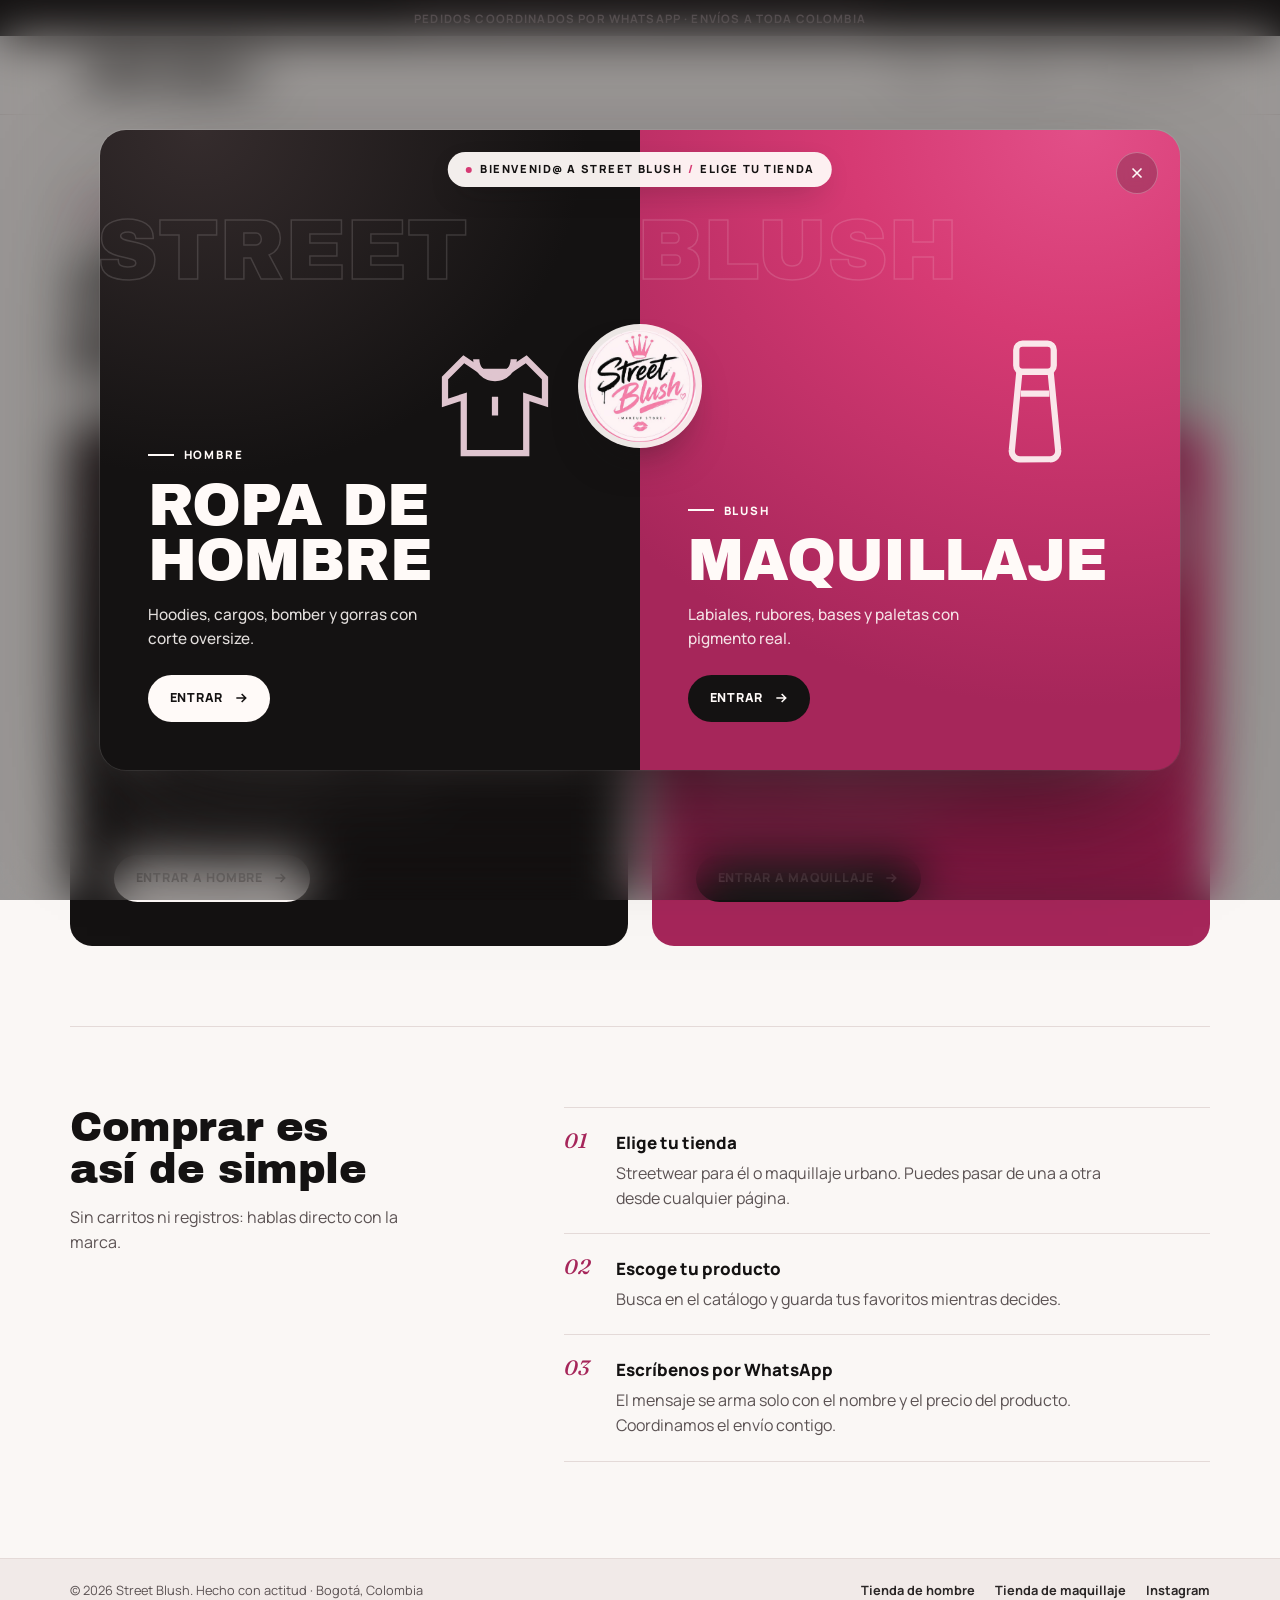
<file: index.html>
<!DOCTYPE html>
<html lang="es" class="welcome-open">
<head>
<meta charset="utf-8">
<title>Street Blush</title>
<meta name="viewport" content="width=device-width, initial-scale=1, viewport-fit=cover">
<meta name="description" content="Street Blush: ropa de hombre con corte streetwear y maquillaje urbano en una sola marca. Pedidos por WhatsApp y envíos a toda Colombia.">
<meta name="theme-color" content="#141212">
<meta property="og:type" content="website">
<meta property="og:title" content="Street Blush">
<meta property="og:description" content="Street Blush: ropa de hombre con corte streetwear y maquillaje urbano en una sola marca. Pedidos por WhatsApp y envíos a toda Colombia.">
<link rel="icon" href="data:image/svg+xml,%3Csvg%20xmlns='http://www.w3.org/2000/svg'%20viewBox='0%200%2064%2064'%3E%3Crect%20width='64'%20height='64'%20rx='16'%20fill='%23141212'/%3E%3Ctext%20x='32'%20y='42'%20text-anchor='middle'%20font-family='Arial%20Black,Arial,sans-serif'%20font-weight='900'%20font-size='27'%20fill='%23d63a73'%3ESB%3C/text%3E%3C/svg%3E">
<link rel="preconnect" href="https://fonts.googleapis.com">
<link rel="preconnect" href="https://fonts.gstatic.com" crossorigin>
<link rel="stylesheet" href="https://fonts.googleapis.com/css2?family=Archivo+Black&family=Fraunces:ital,wght@0,600;1,500&family=Manrope:wght@400;500;600;700;800&display=swap">
<link rel="stylesheet" href="css/global.css?v=20260914c">
<link rel="stylesheet" href="css/componentes.css?v=20260915c">
</head>
<body>

<div class="home-view" inert>
  <a class="skip-link" href="#main">Saltar al contenido</a>
  <div class="utility"><p>Pedidos coordinados por WhatsApp · Envíos a toda Colombia</p></div>

  <header class="top">
    <div class="wrap top-inner">
      <a href="index.html" aria-label="Street Blush, inicio"><span class="brand-logo" role="img" aria-label="Street Blush"></span></a>
      <nav class="top-nav" aria-label="Tiendas">
        <a href="hombre/index.html">Hombre</a>
        <a href="mujer/index.html">Maquillaje</a>
        <a class="hide-sm" href="https://instagram.com/streetblush" target="_blank" rel="noopener">@streetblush</a>
      </nav>
    </div>
  </header>

  <main id="main" class="wrap" tabindex="-1">
    <section class="intro" aria-labelledby="introTitle">
      <div>
        <p class="eyebrow">Una marca, dos tiendas.</p>
        <h1 id="introTitle">¿Qué vienes a buscar hoy?</h1>
      </div>
      <p class="intro-sub">Street Blush tiene una tienda de streetwear para él y una de maquillaje urbano. Elige por dónde empezar: puedes cambiar de tienda cuando quieras.</p>
    </section>

    <section class="doors" aria-label="Elegir tienda">
      <a class="door door-men" href="hombre/index.html">
        <span class="door-word" aria-hidden="true">STREET</span>
        <span class="door-art" aria-hidden="true">
          <svg viewBox="0 0 24 24" fill="none" stroke="currentColor" stroke-width="1.1"><path d="M7 5 4 8v4l3-1v9h10v-9l3 1V8l-3-3-3 2h-4Z"/><path d="M9 5a3 3 0 0 0 6 0"/></svg>
        </span>
        <span class="door-label">Ropa de hombre</span>
        <h2 class="door-title">Streetwear</h2>
        <p class="door-text">Hoodies, cargos, bomber y gorras con corte oversize, para el diario de él.</p>
        <span class="door-cta">Entrar a Hombre <svg viewBox="0 0 24 24" fill="none" stroke="currentColor" stroke-width="2.4" aria-hidden="true"><path d="M5 12h14M13 6l6 6-6 6"/></svg></span>
      </a>
      <a class="door door-women" href="mujer/index.html">
        <span class="door-word" aria-hidden="true">BLUSH</span>
        <span class="door-art door-emblem" aria-hidden="true"></span>
        <span class="door-label">Blush · Maquillaje</span>
        <h2 class="door-title">Maquillaje</h2>
        <p class="door-text">Labiales, rubores, bases y paletas con pigmento real y larga duración.</p>
        <span class="door-cta">Entrar a Maquillaje <svg viewBox="0 0 24 24" fill="none" stroke="currentColor" stroke-width="2.4" aria-hidden="true"><path d="M5 12h14M13 6l6 6-6 6"/></svg></span>
      </a>
    </section>

    <section class="steps" aria-labelledby="stepsTitle">
      <div>
        <h2 class="steps-title" id="stepsTitle">Comprar es así de simple</h2>
        <p class="steps-intro">Sin carritos ni registros: hablas directo con la marca.</p>
      </div>
      <ol class="steps-list">
        <li>
          <span class="step-num" aria-hidden="true">01</span>
          <h3>Elige tu tienda</h3>
          <p>Streetwear para él o maquillaje urbano. Puedes pasar de una a otra desde cualquier página.</p>
        </li>
        <li>
          <span class="step-num" aria-hidden="true">02</span>
          <h3>Escoge tu producto</h3>
          <p>Busca en el catálogo y guarda tus favoritos mientras decides.</p>
        </li>
        <li>
          <span class="step-num" aria-hidden="true">03</span>
          <h3>Escríbenos por WhatsApp</h3>
          <p>El mensaje se arma solo con el nombre y el precio del producto. Coordinamos el envío contigo.</p>
        </li>
      </ol>
    </section>
  </main>

  <footer class="site-foot">
    <div class="wrap site-foot-inner">
      <span>© 2026 Street Blush. Hecho con actitud · Bogotá, Colombia</span>
      <nav class="home-links" aria-label="Enlaces del pie de página">
        <a href="hombre/index.html">Tienda de hombre</a>
        <a href="mujer/index.html">Tienda de maquillaje</a>
        <a href="https://instagram.com/streetblush" target="_blank" rel="noopener">Instagram</a>
      </nav>
    </div>
  </footer>
</div>

<!-- =====================================================================
     POP-UP DE BIENVENIDA
     ===================================================================== -->
<div class="welcome" id="welcome">
  <div class="welcome-backdrop" data-welcome-close></div>
  <div class="welcome-panel" role="dialog" aria-modal="true" aria-labelledby="welcomeTitle" tabindex="-1">
    <div class="welcome-head">
      <span class="dot" aria-hidden="true"></span>
      <h2 id="welcomeTitle"><span class="lead">Bienvenid@ a Street Blush</span><span class="sep" aria-hidden="true">/</span>Elige tu tienda</h2>
    </div>

    <a class="welcome-side side-men" href="hombre/index.html">
      <span class="side-word" aria-hidden="true">STREET</span>
      <span class="side-art" aria-hidden="true">
        <svg viewBox="0 0 24 24" fill="none" stroke="currentColor" stroke-width="1"><path d="M7 5 4 8v4l3-1v9h10v-9l3 1V8l-3-3-3 2h-4Z"/><path d="M9 5a3 3 0 0 0 6 0"/><path d="M12 11v3"/></svg>
      </span>
      <span class="side-kicker">Hombre</span>
      <span class="side-title">Ropa de hombre</span>
      <span class="side-desc">Hoodies, cargos, bomber y gorras con corte oversize.</span>
      <span class="side-cta">Entrar <svg viewBox="0 0 24 24" fill="none" stroke="currentColor" stroke-width="2.4" aria-hidden="true"><path d="M5 12h14M13 6l6 6-6 6"/></svg></span>
    </a>

    <a class="welcome-side side-blush" href="mujer/index.html">
      <span class="side-word" aria-hidden="true">BLUSH</span>
      <span class="side-art" aria-hidden="true">
        <svg viewBox="0 0 24 24" fill="none" stroke="currentColor" stroke-width="1"><rect x="9" y="2.5" width="6" height="4.5" rx="1"/><path d="M9.5 7h5l1.2 12.5a1.3 1.3 0 0 1-1.3 1.5h-4.8a1.3 1.3 0 0 1-1.3-1.5Z"/><path d="M9.7 10.5h4.6"/></svg>
      </span>
      <span class="side-kicker">Blush</span>
      <span class="side-title">Maquillaje</span>
      <span class="side-desc">Labiales, rubores, bases y paletas con pigmento real.</span>
      <span class="side-cta">Entrar <svg viewBox="0 0 24 24" fill="none" stroke="currentColor" stroke-width="2.4" aria-hidden="true"><path d="M5 12h14M13 6l6 6-6 6"/></svg></span>
    </a>

    <span class="welcome-badge" aria-hidden="true"></span>

    <button class="welcome-close" type="button" data-welcome-close aria-label="Cerrar y ver la página de inicio">
      <svg viewBox="0 0 24 24" fill="none" stroke="currentColor" stroke-width="2.2" aria-hidden="true"><path d="M18 6 6 18M6 6l12 12"/></svg>
    </button>
  </div>
</div>

<script src="js/global.js?v=20260914c"></script>
<script src="js/whatsapp.js?v=20260914c"></script>
<script src="js/inicio.js?v=20260914c"></script>
</body>
</html>
</file>
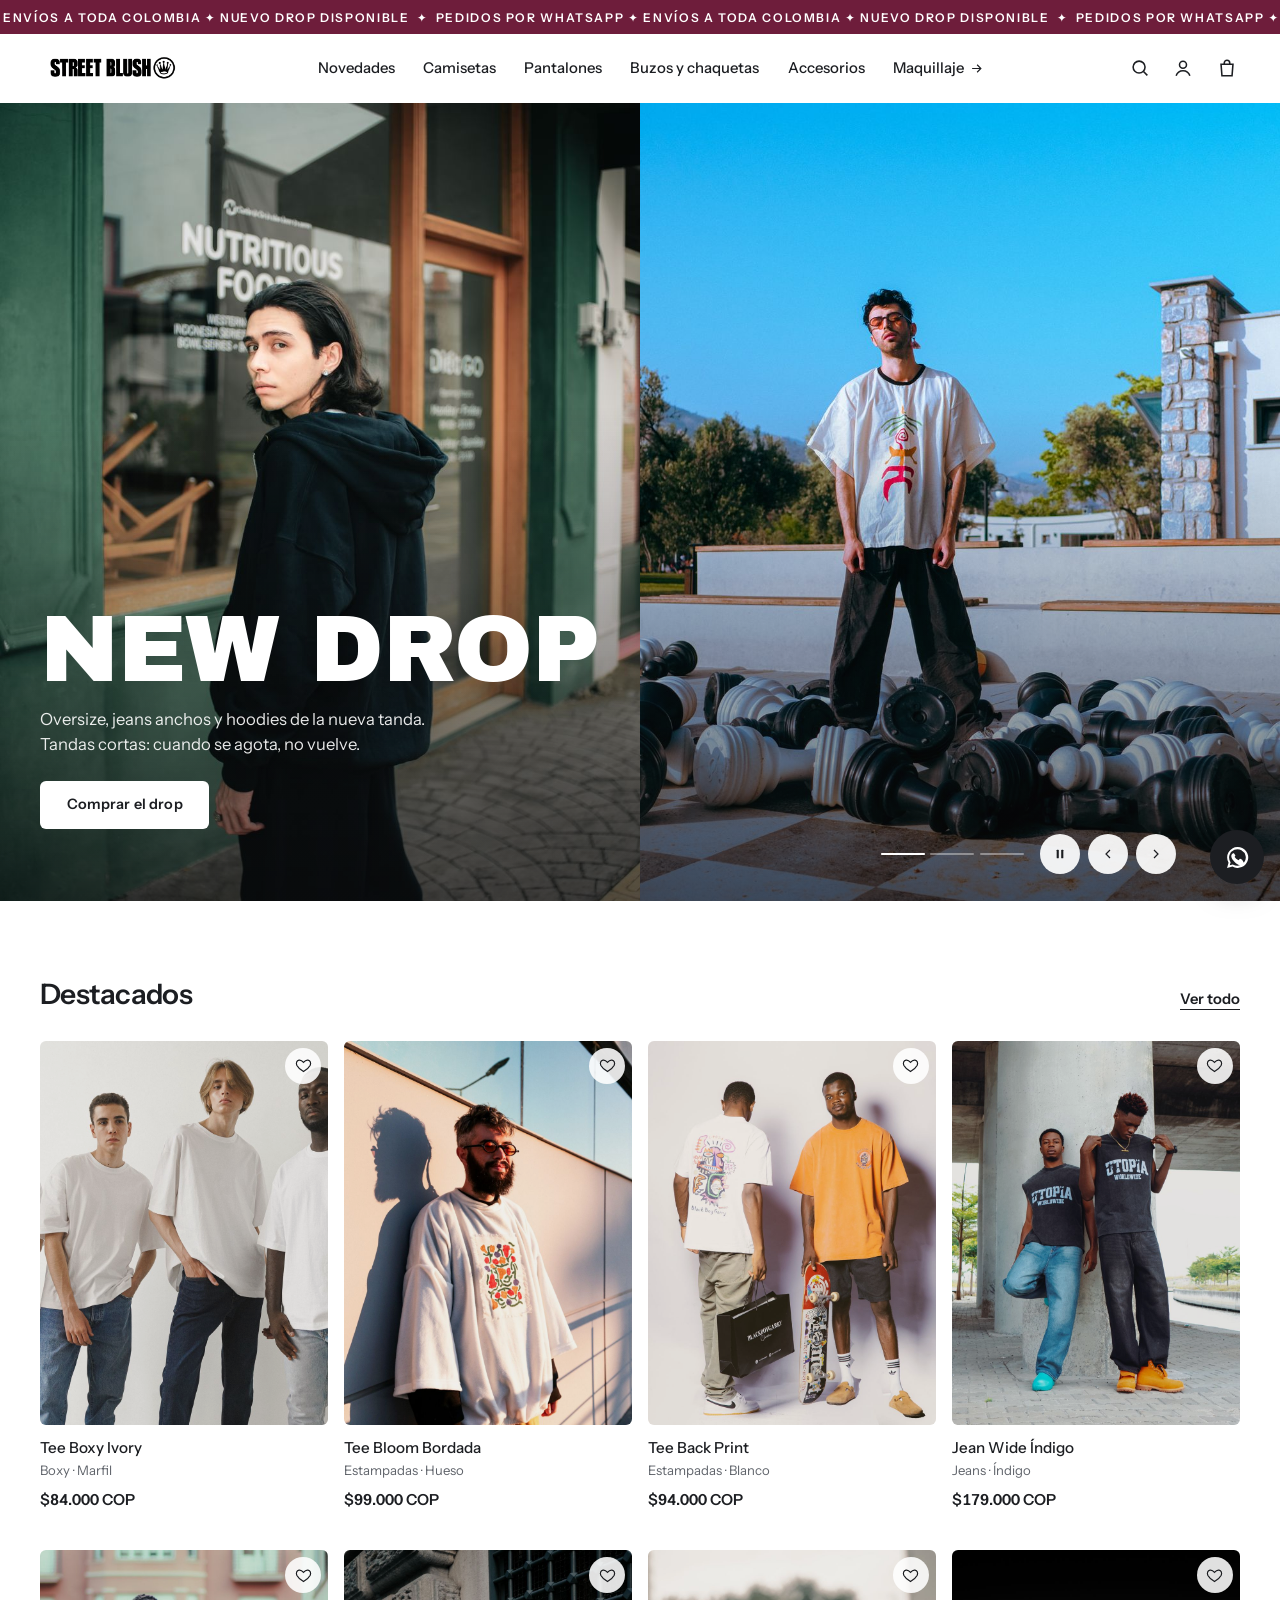
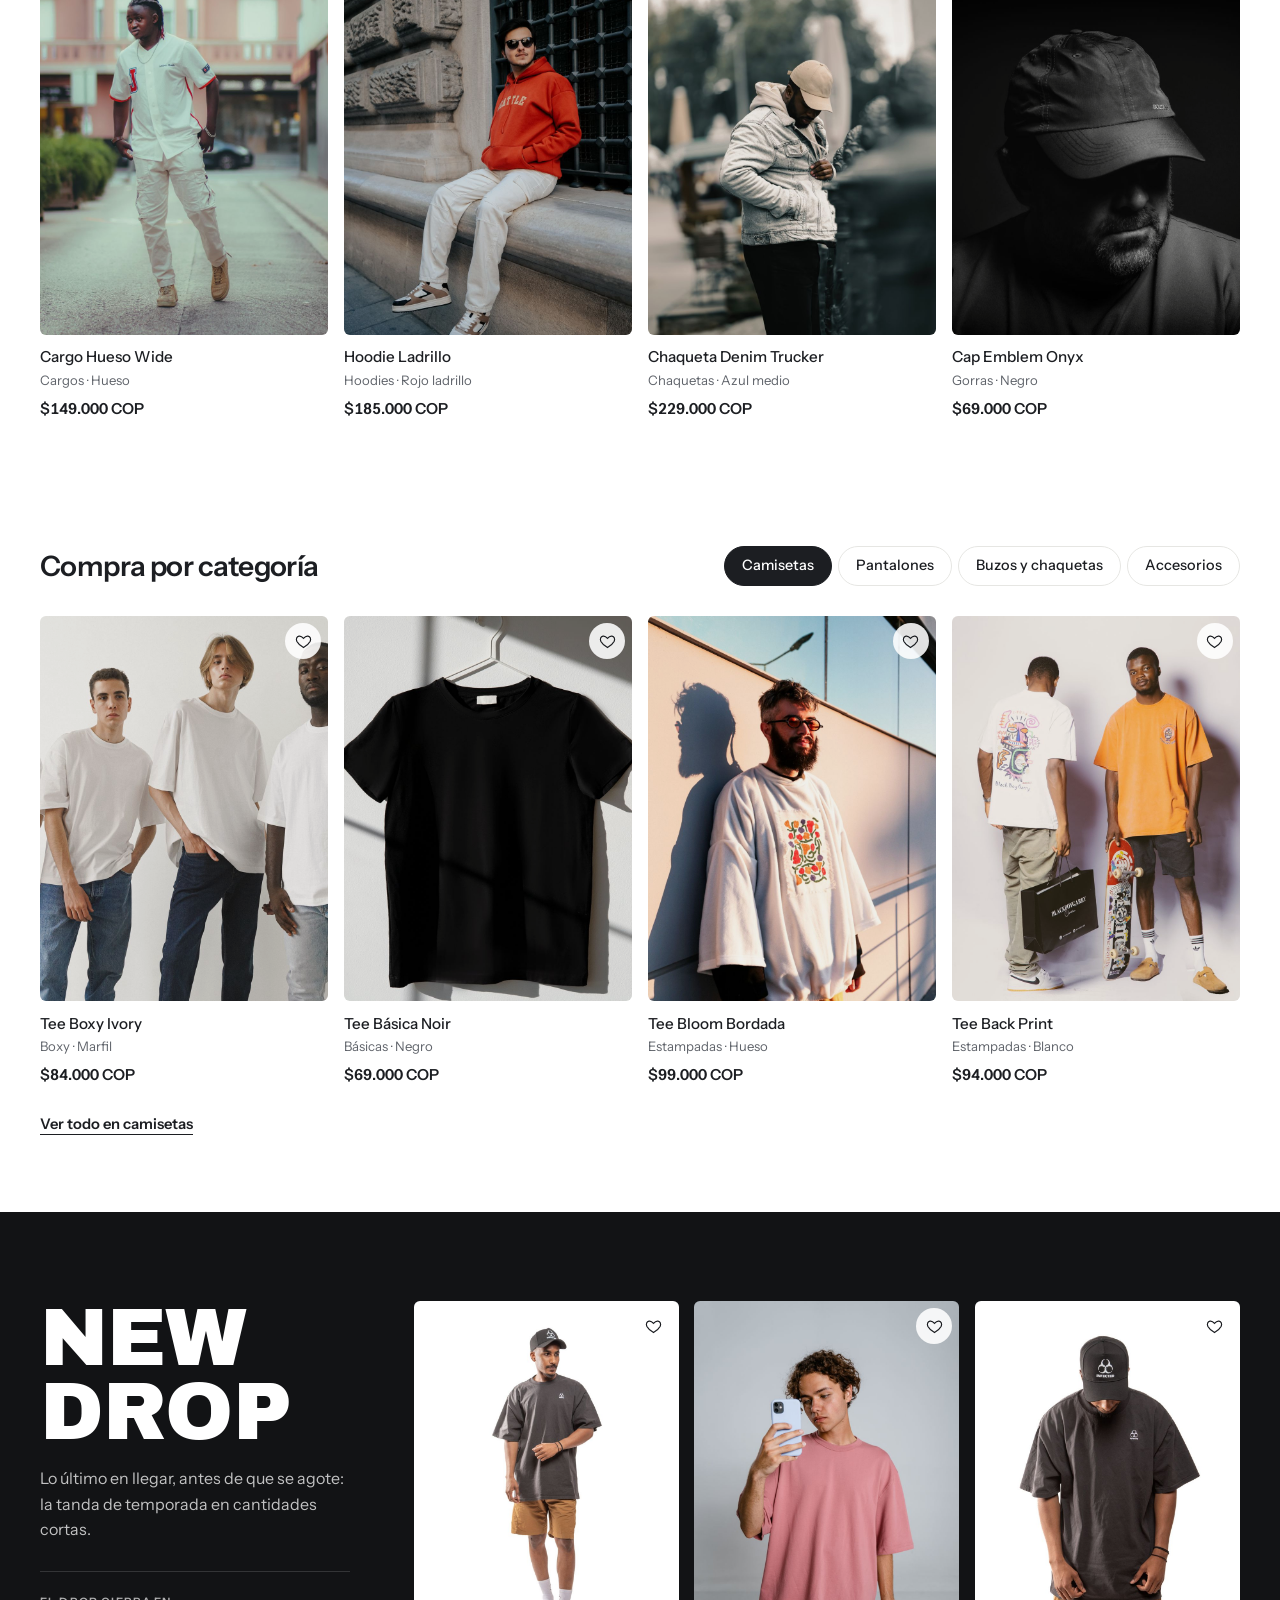
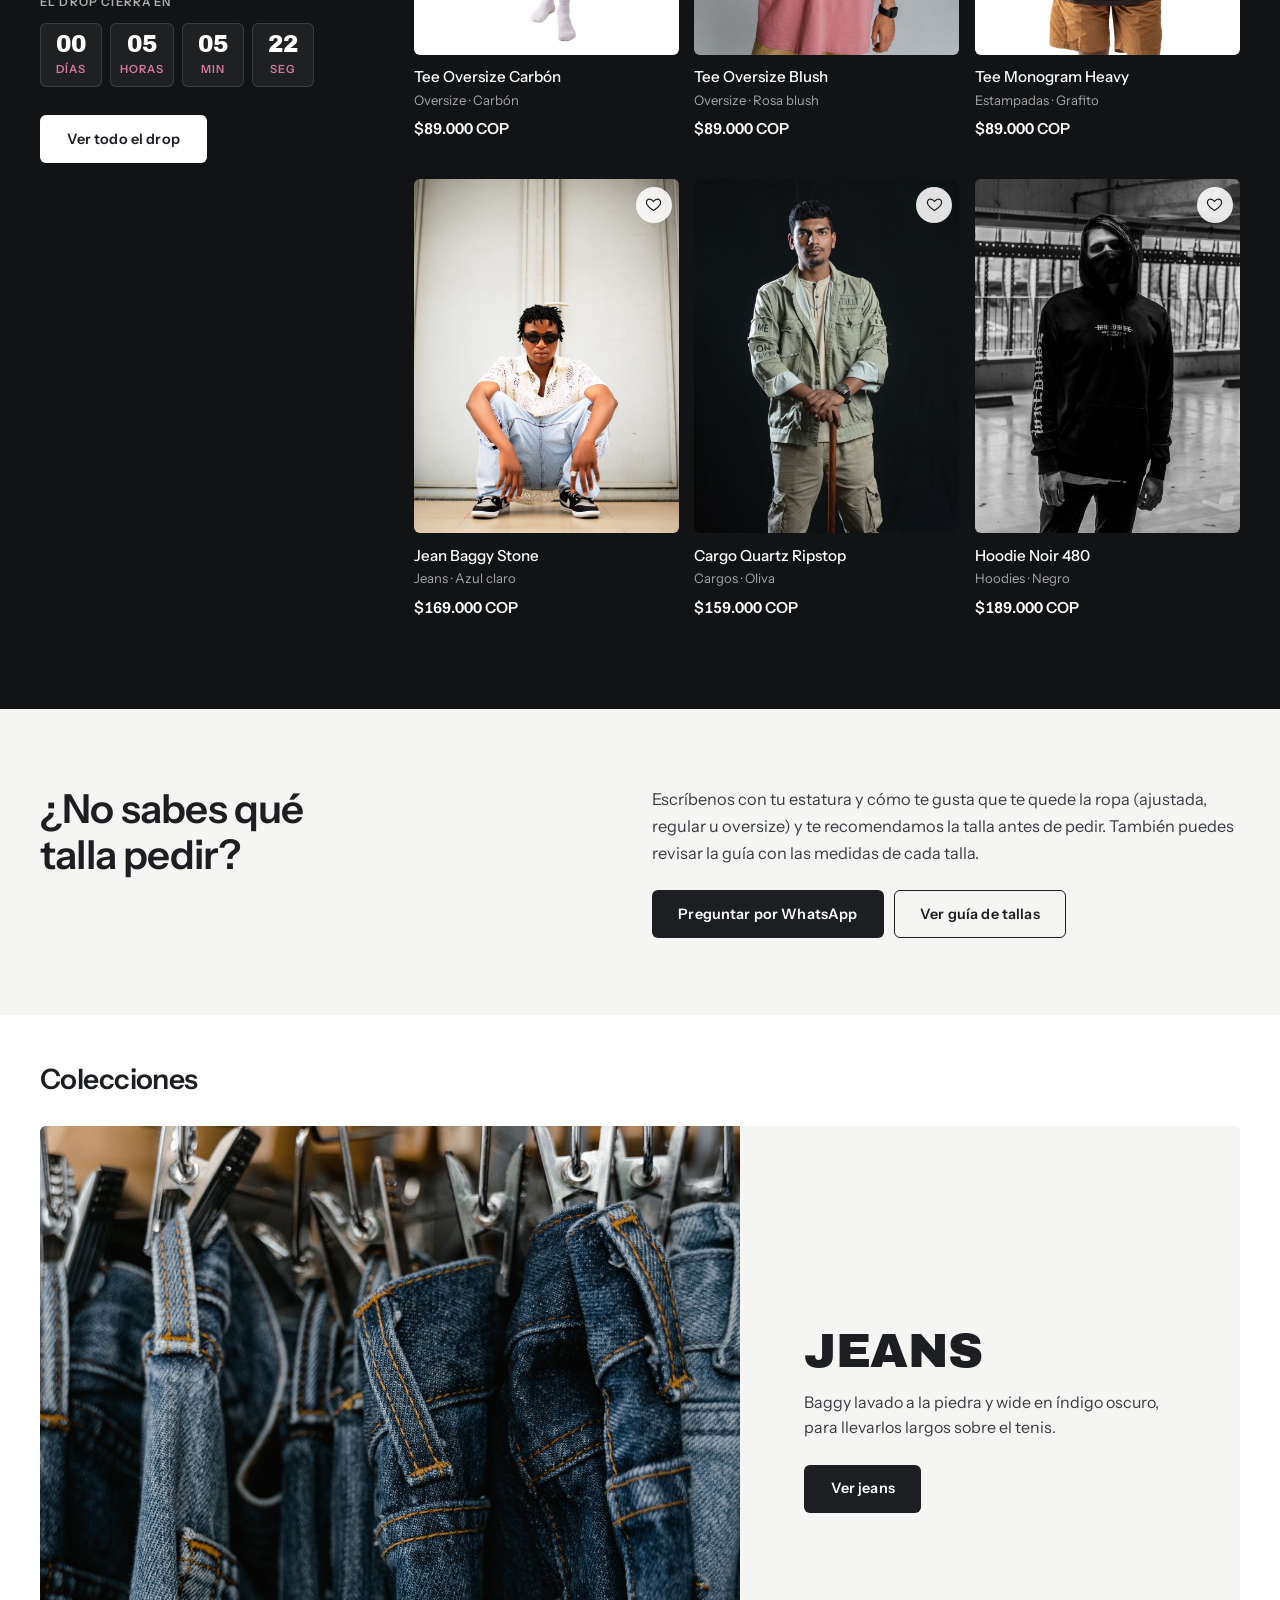
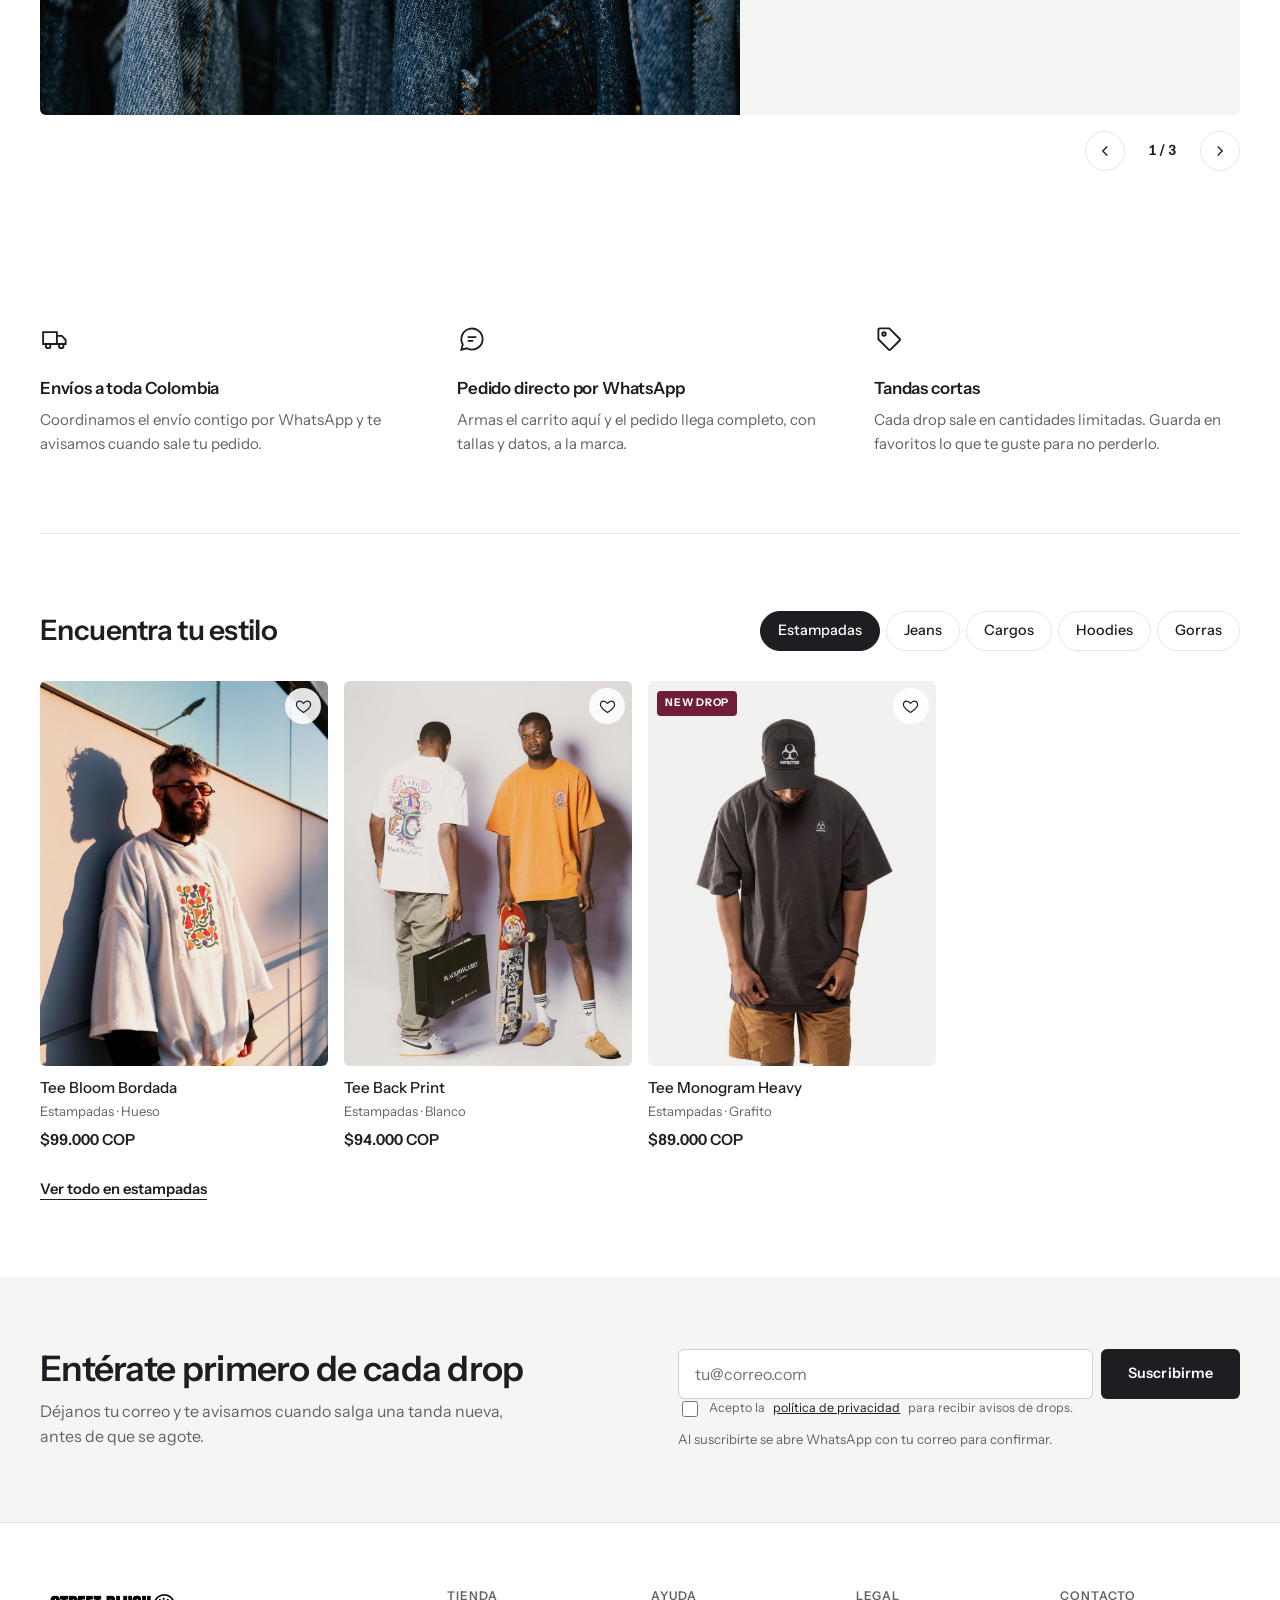
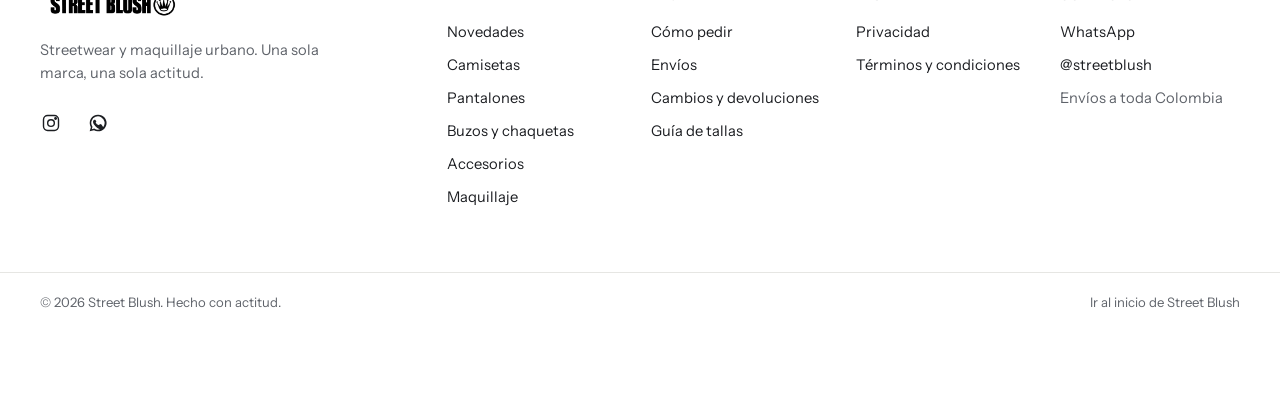
<file: hombre/index.html>
<!DOCTYPE html>
<html lang="es">
<head>
<meta charset="utf-8">
<title>Street Blush · Hombre</title>
<meta name="viewport" content="width=device-width, initial-scale=1, viewport-fit=cover">
<meta name="description" content="Streetwear de Street Blush: camisetas oversize, boxy y estampadas, jeans, cargos, hoodies, chaquetas y gorras. Pedidos por WhatsApp y envíos a toda Colombia.">
<meta name="theme-color" content="#ffffff">
<meta property="og:type" content="website">
<meta property="og:title" content="Street Blush · Hombre">
<meta property="og:description" content="Camisetas, jeans, cargos y hoodies de Street Blush. Pedidos por WhatsApp y envíos a toda Colombia.">
<meta property="og:image" content="../assets/img/hombre/campana-drop-a.jpg">
<link rel="icon" href="data:image/svg+xml,%3Csvg%20xmlns='http://www.w3.org/2000/svg'%20viewBox='0%200%2064%2064'%3E%3Crect%20width='64'%20height='64'%20rx='16'%20fill='%23141212'/%3E%3Ctext%20x='32'%20y='42'%20text-anchor='middle'%20font-family='Arial%20Black,Arial,sans-serif'%20font-weight='900'%20font-size='27'%20fill='%23d63a73'%3ESB%3C/text%3E%3C/svg%3E">
<link rel="preconnect" href="https://fonts.googleapis.com">
<link rel="preconnect" href="https://fonts.gstatic.com" crossorigin>
<link rel="stylesheet" href="https://fonts.googleapis.com/css2?family=Archivo+Black&family=Instrument+Sans:wght@400;500;600;700&display=swap">
<link rel="stylesheet" href="../css/global.css?v=20260928c">
<link rel="stylesheet" href="../css/componentes.css?v=20260928c">
<link rel="stylesheet" href="../css/tema-hombre.css?v=20260928c">
<link rel="preload" as="image" href="../assets/img/hombre/campana-drop-a.jpg" fetchpriority="high">
</head>
<body class="tienda tienda-hombre">

<div class="store-view">
  <script src="../js/data/productos-hombre.js?v=20260928c"></script>
  <script src="../js/hombre-shell.js?v=20260928c" data-parte="cabecera"></script>

  <main id="main" tabindex="-1">
    <h1 class="sr-only">Street Blush Hombre: camisetas, jeans, cargos y hoodies de streetwear</h1>

    <!-- 1. SLIDESHOW PRINCIPAL
         Cada campaña usa dos fotos verticales (1000 × 1300 px). En celular se ve solo la primera. -->
    <section class="hb-hero" data-slideshow data-autoplay="6500" aria-roledescription="carrusel" aria-label="Campañas">
      <div class="hb-hero-track">
        <div class="hb-slide" role="group" aria-roledescription="diapositiva" aria-label="1 de 3">
          <div class="hb-slide-media">
            <img src="../assets/img/hombre/campana-drop-a.jpg" alt="Hombre con hoodie negro frente a una tienda" width="1000" height="1300" fetchpriority="high">
            <img src="../assets/img/hombre/campana-drop-b.jpg" alt="Hombre con camiseta oversize estampada al aire libre" width="1000" height="1300">
          </div>
          <div class="hb-slide-copy">
            <p class="hb-campaign">NEW DROP</p>
            <p class="hb-slide-text">Oversize, jeans anchos y hoodies de la nueva tanda. Tandas cortas: cuando se agota, no vuelve.</p>
            <a class="hb-btn hb-btn-light" href="coleccion.html?c=novedades">Comprar el drop</a>
          </div>
        </div>
        <div class="hb-slide" role="group" aria-roledescription="diapositiva" aria-label="2 de 3">
          <div class="hb-slide-media">
            <img src="../assets/img/hombre/campana-oversize-a.jpg" alt="Hombre con camiseta oversize bordada" width="1000" height="1300" loading="lazy">
            <img src="../assets/img/hombre/campana-oversize-b.jpg" alt="Dos hombres con camisetas estampadas" width="1000" height="1300" loading="lazy">
          </div>
          <div class="hb-slide-copy">
            <p class="hb-campaign">OVERSIZE</p>
            <p class="hb-slide-text">Hombro caído y largo extra. Básicas, boxy y estampadas.</p>
            <a class="hb-btn hb-btn-light" href="coleccion.html?c=camisetas">Ver camisetas</a>
          </div>
        </div>
        <div class="hb-slide" role="group" aria-roledescription="diapositiva" aria-label="3 de 3">
          <div class="hb-slide-media">
            <img src="../assets/img/hombre/campana-pantalones-a.jpg" alt="Hombre sentado con pantalón cargo negro" width="1000" height="1300" loading="lazy">
            <img src="../assets/img/hombre/campana-pantalones-b.jpg" alt="Hombre con chaqueta verde y pantalón cargo" width="1000" height="1300" loading="lazy">
          </div>
          <div class="hb-slide-copy">
            <p class="hb-campaign">JEANS &amp; CARGOS</p>
            <p class="hb-slide-text">Pierna ancha y tiro medio. De baggy a wide, y cargos con bolsillos de verdad.</p>
            <a class="hb-btn hb-btn-light" href="coleccion.html?c=pantalones">Ver pantalones</a>
          </div>
        </div>
      </div>
      <div class="hb-hero-controls">
        <div class="hb-dots" data-dots></div>
        <button class="hb-round" type="button" data-pause aria-pressed="false" aria-label="Pausar campañas">
          <svg class="i-pause" viewBox="0 0 24 24" fill="currentColor" aria-hidden="true"><rect x="7" y="5.5" width="3.2" height="13" rx="1"/><rect x="13.8" y="5.5" width="3.2" height="13" rx="1"/></svg>
          <svg class="i-play" viewBox="0 0 24 24" fill="currentColor" aria-hidden="true"><path d="M8 5.8v12.4a1 1 0 0 0 1.5.9l9.8-6.2a1 1 0 0 0 0-1.7L9.5 4.9A1 1 0 0 0 8 5.8Z"/></svg>
        </button>
        <button class="hb-round" type="button" data-prev aria-label="Campaña anterior"><svg viewBox="0 0 24 24" fill="none" stroke="currentColor" stroke-width="1.8" aria-hidden="true"><path d="m15 6-6 6 6 6"/></svg></button>
        <button class="hb-round" type="button" data-next aria-label="Campaña siguiente"><svg viewBox="0 0 24 24" fill="none" stroke="currentColor" stroke-width="1.8" aria-hidden="true"><path d="m9 6 6 6-6 6"/></svg></button>
      </div>
    </section>

    <!-- 2. DESTACADOS (productos con destacado:true en js/data/productos-hombre.js) -->
    <section class="hb-section" aria-labelledby="destTitle">
      <div class="wrap">
        <div class="hb-head">
          <h2 class="hb-title" id="destTitle">Destacados</h2>
          <a class="hb-head-link" href="coleccion.html">Ver todo</a>
        </div>
        <div class="hb-grid" data-grid="destacados" data-limit="8"></div>
      </div>
    </section>

    <!-- 3. TABS DE COLECCIONES (una tab por categoría) -->
    <section class="hb-section hb-section-tight" data-tabs="categorias" data-limit="4" aria-labelledby="tabs1Title">
      <div class="wrap">
        <div class="hb-head hb-head-tabs">
          <h2 class="hb-title" id="tabs1Title">Compra por categoría</h2>
          <div class="hb-tablist" data-tablist aria-labelledby="tabs1Title"></div>
        </div>
        <div class="hb-tabpanel" data-tabpanel></div>
      </div>
    </section>

    <!-- 4. NEW DROP (fondo negro, colores invertidos y cuenta regresiva: js/drop.js) -->
    <section class="hb-drop" id="new-drop" aria-labelledby="dropTitle">
      <div class="wrap hb-drop-inner">
        <div class="hb-drop-head">
          <h2 class="hb-drop-title" id="dropTitle">NEW DROP</h2>
          <p>Lo último en llegar, antes de que se agote: la tanda de temporada en cantidades cortas.</p>
          <div class="drop-countdown" id="dropCountdown" role="timer" aria-label="Tiempo restante del drop">
            <span class="drop-count-label">El drop cierra en</span>
            <div class="drop-count-cells">
              <div class="drop-cell"><b id="dd-d">00</b><small>días</small></div>
              <div class="drop-cell"><b id="dd-h">00</b><small>horas</small></div>
              <div class="drop-cell"><b id="dd-m">00</b><small>min</small></div>
              <div class="drop-cell"><b id="dd-s">00</b><small>seg</small></div>
            </div>
          </div>
          <a class="hb-btn hb-btn-light" href="coleccion.html?c=novedades">Ver todo el drop</a>
        </div>
        <div class="hb-grid hb-drop-grid" data-grid="drop" data-limit="6"></div>
      </div>
    </section>

    <!-- 5. TEXTO: AYUDA CON LA TALLA -->
    <section class="hb-section hb-help" aria-labelledby="tallaTitle">
      <div class="wrap hb-help-inner">
        <h2 class="hb-title hb-help-title" id="tallaTitle">¿No sabes qué talla pedir?</h2>
        <div class="hb-help-body">
          <p>Escríbenos con tu estatura y cómo te gusta que te quede la ropa (ajustada, regular u oversize) y te recomendamos la talla antes de pedir. También puedes revisar la guía con las medidas de cada talla.</p>
          <div class="hb-help-actions">
            <a class="hb-btn hb-btn-dark" data-wa target="_blank" rel="noopener">Preguntar por WhatsApp</a>
            <a class="hb-btn hb-btn-line" href="politicas.html#tallas">Ver guía de tallas</a>
          </div>
        </div>
      </div>
    </section>

    <!-- 6. SEGUNDO SLIDESHOW: COLECCIONES -->
    <section class="hb-section hb-section-tight" aria-labelledby="colTitle">
      <div class="wrap">
        <div class="hb-head">
          <h2 class="hb-title" id="colTitle">Colecciones</h2>
        </div>
        <div class="hb-collections" data-slideshow aria-roledescription="carrusel" aria-label="Colecciones">
          <div class="hb-coll-track">
            <div class="hb-slide hb-coll" role="group" aria-roledescription="diapositiva" aria-label="1 de 3">
              <img class="hb-coll-img" src="../assets/img/hombre/coleccion-jeans.jpg" alt="Jeans colgados en un perchero" width="1100" height="1300" loading="lazy">
              <div class="hb-coll-copy">
                <p class="hb-coll-title">JEANS</p>
                <p>Baggy lavado a la piedra y wide en índigo oscuro, para llevarlos largos sobre el tenis.</p>
                <a class="hb-btn hb-btn-dark" href="coleccion.html?c=pantalones&amp;s=jeans">Ver jeans</a>
              </div>
            </div>
            <div class="hb-slide hb-coll" role="group" aria-roledescription="diapositiva" aria-label="2 de 3">
              <img class="hb-coll-img" src="../assets/img/hombre/coleccion-buzos.jpg" alt="Buzos y chaquetas oscuras en un perchero" width="1100" height="1300" loading="lazy">
              <div class="hb-coll-copy">
                <p class="hb-coll-title">BUZOS Y CHAQUETAS</p>
                <p>Hoodies oversize, trucker de denim y la chaqueta Noir de la casa.</p>
                <a class="hb-btn hb-btn-dark" href="coleccion.html?c=buzos-chaquetas">Ver buzos y chaquetas</a>
              </div>
            </div>
            <div class="hb-slide hb-coll" role="group" aria-roledescription="diapositiva" aria-label="3 de 3">
              <img class="hb-coll-img" src="../assets/img/hombre/coleccion-gorras.jpg" alt="Hombre con gorra negra en penumbra" width="1100" height="1300" loading="lazy">
              <div class="hb-coll-copy">
                <p class="hb-coll-title">GORRAS</p>
                <p>Seis paneles con el emblema bordado en 3D y trucker de malla. Talla única.</p>
                <a class="hb-btn hb-btn-dark" href="coleccion.html?c=accesorios&amp;s=gorras">Ver gorras</a>
              </div>
            </div>
          </div>
          <div class="hb-coll-controls">
            <button class="hb-round hb-round-line" type="button" data-prev aria-label="Colección anterior"><svg viewBox="0 0 24 24" fill="none" stroke="currentColor" stroke-width="1.8" aria-hidden="true"><path d="m15 6-6 6 6 6"/></svg></button>
            <span class="hb-counter" data-counter aria-live="polite">1 / 3</span>
            <button class="hb-round hb-round-line" type="button" data-next aria-label="Colección siguiente"><svg viewBox="0 0 24 24" fill="none" stroke="currentColor" stroke-width="1.8" aria-hidden="true"><path d="m9 6 6 6-6 6"/></svg></button>
          </div>
        </div>
      </div>
    </section>

    <!-- 7. BENEFICIOS -->
    <section class="hb-section hb-perks-band" aria-label="Por qué pedir en Street Blush">
      <div class="wrap">
        <ul class="hb-perks">
          <li class="hb-perk">
            <svg viewBox="0 0 24 24" fill="none" stroke="currentColor" stroke-width="1.5" aria-hidden="true"><path d="M2.5 6.5h11v9.5h-11zM13.5 9.5h4l3 3.2v3.3h-7"/><circle cx="6.5" cy="17.5" r="1.8"/><circle cx="17" cy="17.5" r="1.8"/></svg>
            <h3>Envíos a toda Colombia</h3>
            <p>Coordinamos el envío contigo por WhatsApp y te avisamos cuando sale tu pedido.</p>
          </li>
          <li class="hb-perk">
            <svg viewBox="0 0 24 24" fill="none" stroke="currentColor" stroke-width="1.5" aria-hidden="true"><path d="M20.5 12a8.5 8.5 0 0 1-12.6 7.4L3.5 20.5l1.1-4.2A8.5 8.5 0 1 1 20.5 12Z"/><path d="M8.5 10.5h7M8.5 13.5h4.5"/></svg>
            <h3>Pedido directo por WhatsApp</h3>
            <p>Armas el carrito aquí y el pedido llega completo, con tallas y datos, a la marca.</p>
          </li>
          <li class="hb-perk">
            <svg viewBox="0 0 24 24" fill="none" stroke="currentColor" stroke-width="1.5" aria-hidden="true"><path d="M3.5 12.2V4.5a1 1 0 0 1 1-1h7.7l8.3 8.3a1 1 0 0 1 0 1.4l-7.3 7.3a1 1 0 0 1-1.4 0Z"/><circle cx="8" cy="8" r="1.4"/></svg>
            <h3>Tandas cortas</h3>
            <p>Cada drop sale en cantidades limitadas. Guarda en favoritos lo que te guste para no perderlo.</p>
          </li>
        </ul>
      </div>
    </section>

    <!-- 8. DIVISOR -->
    <div class="wrap" aria-hidden="true"><hr class="hb-divider"></div>

    <!-- 9. SEGUNDAS TABS: POR ESTILO (ids de subcategorías) -->
    <section class="hb-section" data-tabs="subs" data-subs="estampadas,jeans,cargos,hoodies,gorras" data-limit="4" aria-labelledby="tabs2Title">
      <div class="wrap">
        <div class="hb-head hb-head-tabs">
          <h2 class="hb-title" id="tabs2Title">Encuentra tu estilo</h2>
          <div class="hb-tablist" data-tablist aria-labelledby="tabs2Title"></div>
        </div>
        <div class="hb-tabpanel" data-tabpanel></div>
      </div>
    </section>
  </main>

  <!-- 10. NEWSLETTER + FOOTER + POPUP -->
  <script src="../js/hombre-shell.js?v=20260928c" data-parte="pie"></script>
</div>

<script src="../js/global.js?v=20260928c"></script>
<script src="../js/whatsapp.js?v=20260914c"></script>
<script src="../js/supabase.js?v=20260929a"></script>
<script src="../js/text-loop.js?v=20260915b"></script>
<script src="../js/favoritos.js?v=20260914c"></script>
<script src="../js/hombre.js?v=20260928c"></script>
<script src="../js/carrito.js?v=20260928c"></script>
<script src="../js/producto.js?v=20260928c"></script>
<script src="../js/drop.js?v=20260915a"></script>
</body>
</html>
</file>
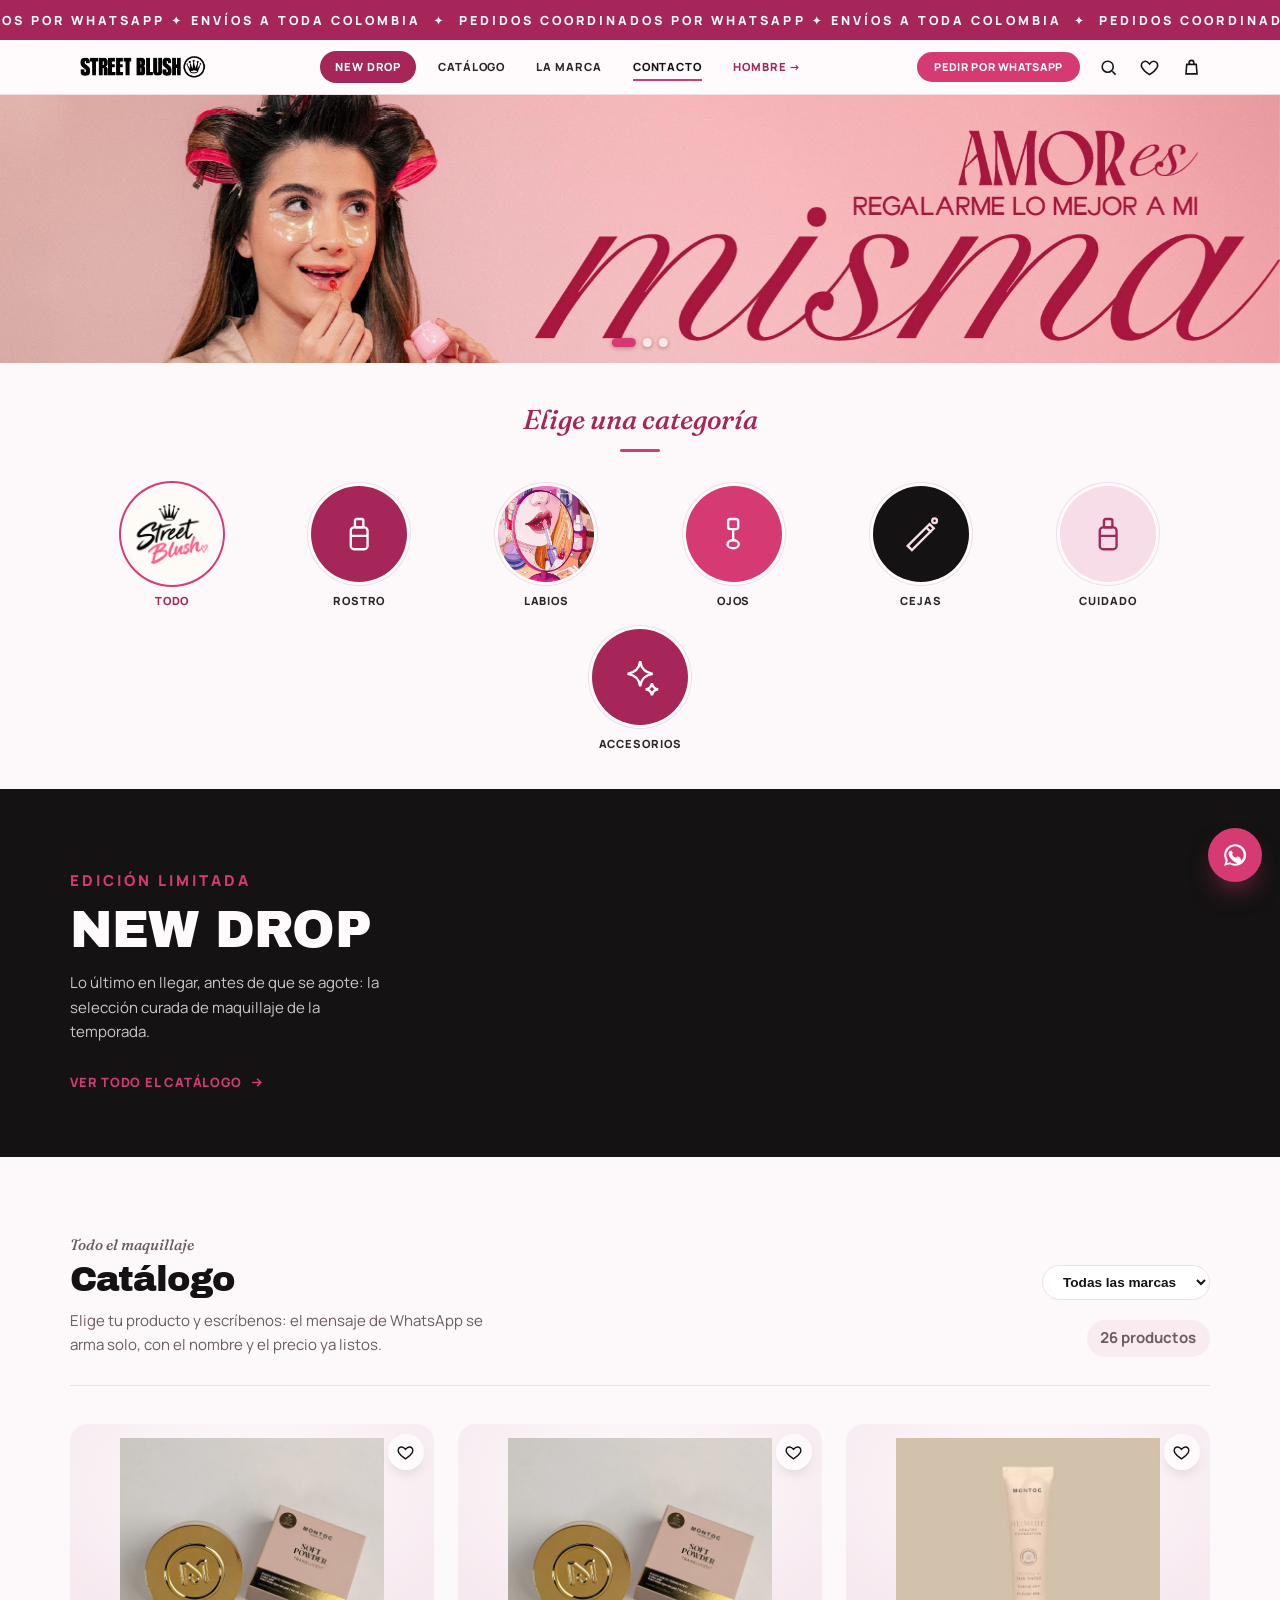
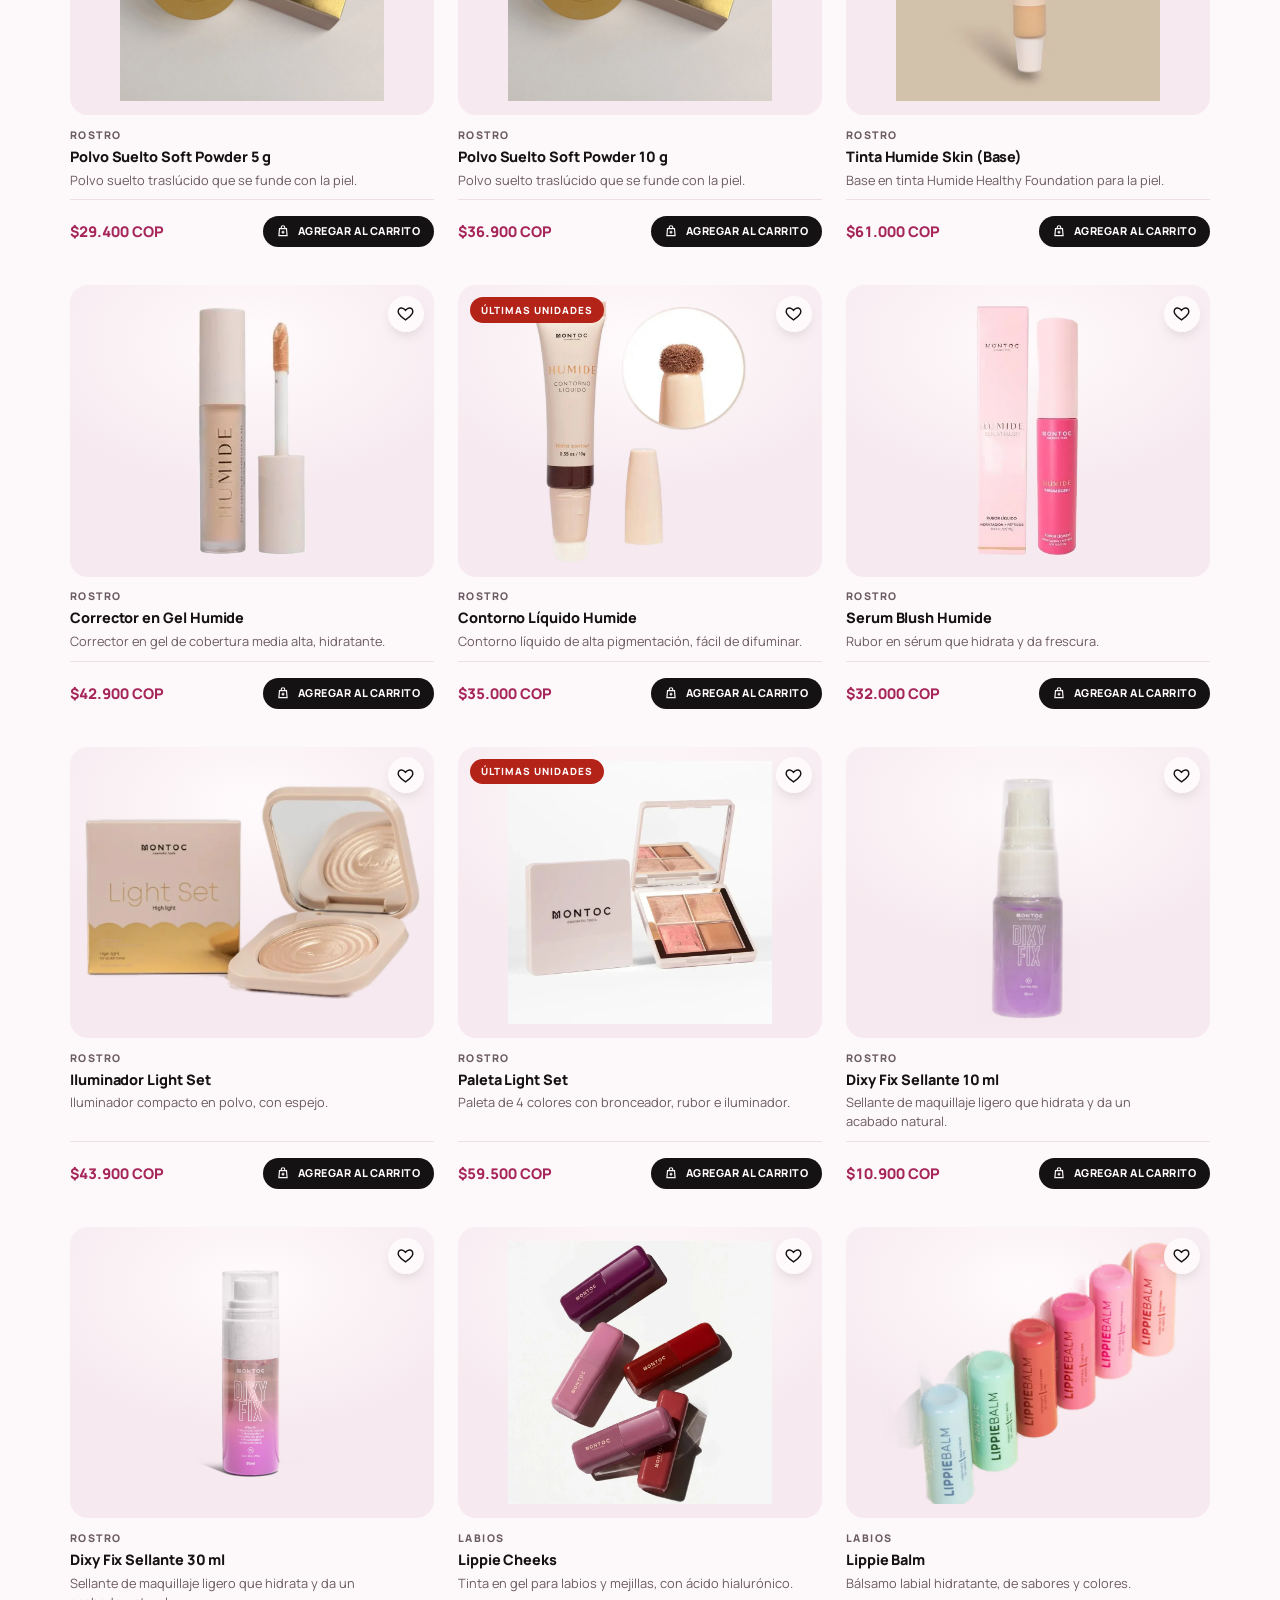
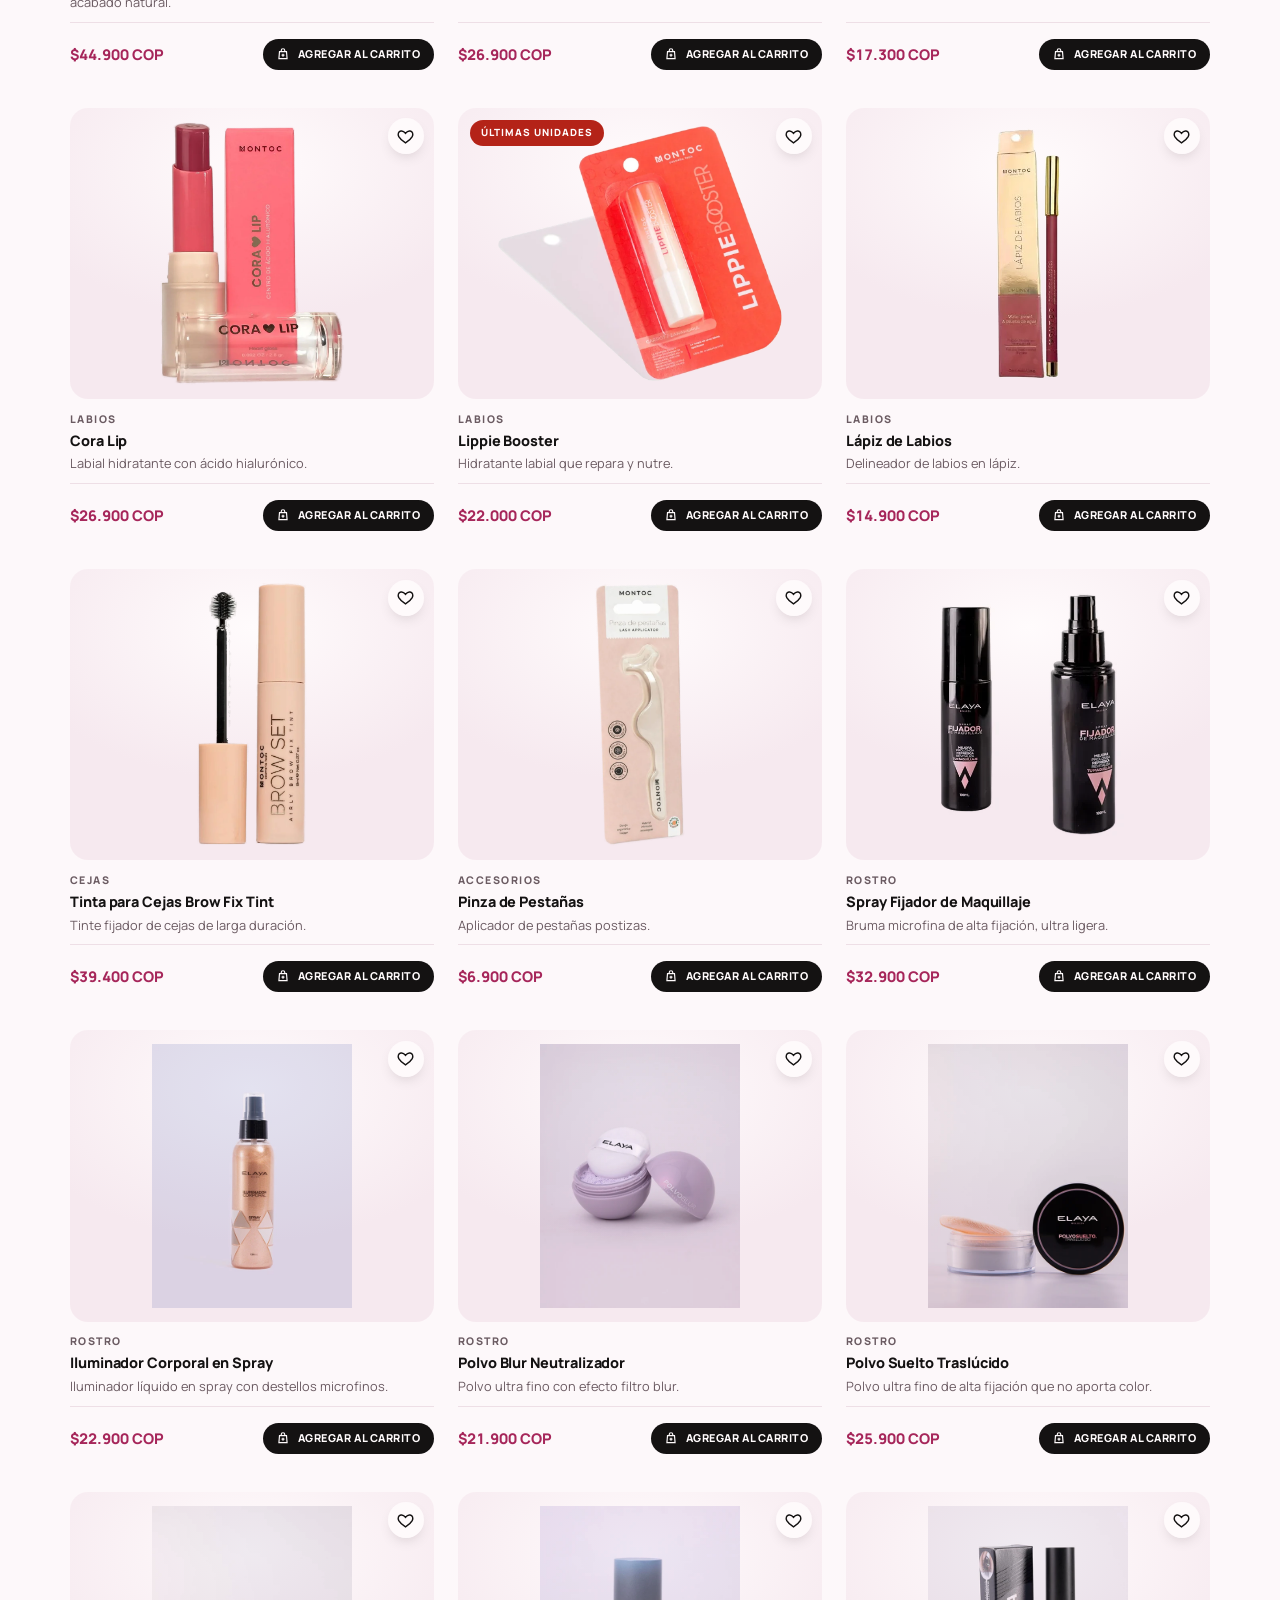
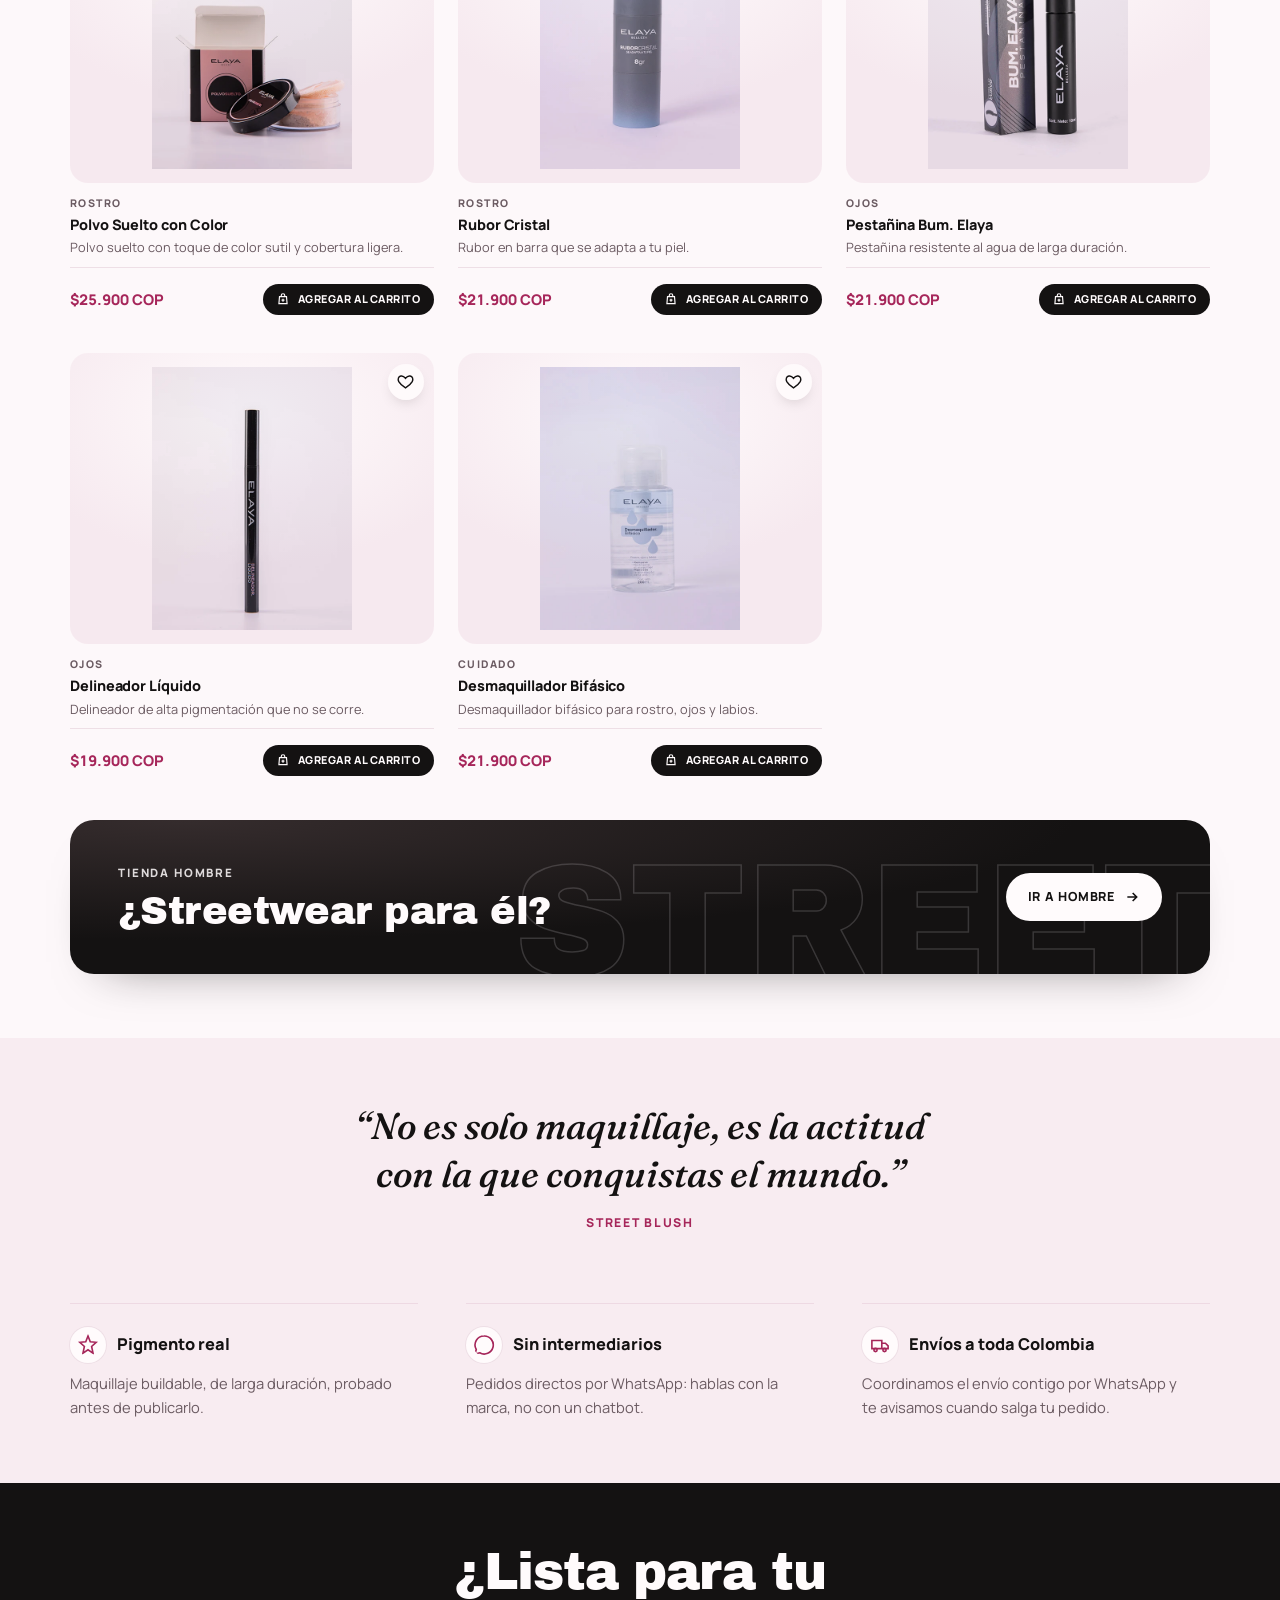
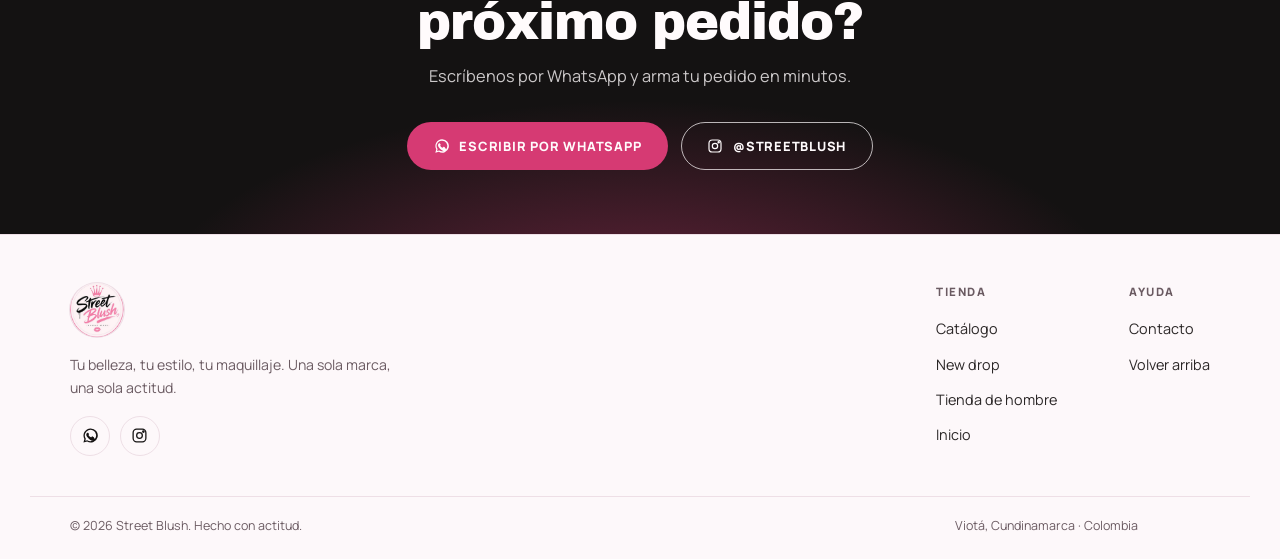
<file: mujer/index.html>
<!DOCTYPE html>
<html lang="es">
<head>
<meta charset="utf-8">
<title>Street Blush · Maquillaje</title>
<meta name="viewport" content="width=device-width, initial-scale=1, viewport-fit=cover">
<meta name="description" content="Maquillaje urbano de Street Blush: labiales, rubores, bases y paletas con pigmento real y larga duración. Pedidos por WhatsApp y envíos a toda Colombia.">
<meta name="theme-color" content="#f7dde8">
<meta property="og:type" content="website">
<meta property="og:title" content="Street Blush · Maquillaje">
<meta property="og:description" content="Maquillaje urbano de Street Blush: labiales, rubores, bases y paletas con pigmento real y larga duración. Pedidos por WhatsApp y envíos a toda Colombia.">
<link rel="icon" href="data:image/svg+xml,%3Csvg%20xmlns='http://www.w3.org/2000/svg'%20viewBox='0%200%2064%2064'%3E%3Crect%20width='64'%20height='64'%20rx='16'%20fill='%23141212'/%3E%3Ctext%20x='32'%20y='42'%20text-anchor='middle'%20font-family='Arial%20Black,Arial,sans-serif'%20font-weight='900'%20font-size='27'%20fill='%23d63a73'%3ESB%3C/text%3E%3C/svg%3E">
<link rel="preconnect" href="https://fonts.googleapis.com">
<link rel="preconnect" href="https://fonts.gstatic.com" crossorigin>
<link rel="stylesheet" href="https://fonts.googleapis.com/css2?family=Archivo+Black&family=Fraunces:ital,wght@0,600;1,500&family=Manrope:wght@400;500;600;700;800&display=swap">
<link rel="stylesheet" href="../css/global.css?v=20260915b">
<link rel="stylesheet" href="../css/componentes.css?v=20260915c">
<link rel="stylesheet" href="../css/tema-mujer.css?v=20260914c">
<link rel="preload" as="image" href="../assets/img/banner-mujer-1.jpg" fetchpriority="high">
</head>
<body class="tienda tienda-mujer">

<div class="store-view">
  <a class="skip-link" href="#catalogo">Saltar al catálogo</a>
  <div class="utility text-loop" data-text-loop="Pedidos coordinados por WhatsApp ✦ Envíos a toda Colombia" data-speed="60" data-shape="line"><p>Pedidos coordinados por WhatsApp · Envíos a toda Colombia</p></div>

  <!-- CABECERA: logo · navegación · acciones (fija al hacer scroll).
       El buscador se despliega con la lupa. -->
  <header class="masthead">
    <div class="wrap masthead-inner">
      <a class="nav-brand" href="../index.html" aria-label="Street Blush, volver al inicio"><span class="brand-logo" role="img" aria-label="Street Blush"></span></a>
      <nav aria-label="Principal">
        <ul class="menu-links">
          <li><a class="is-hot" href="#new-drop" data-spy>New drop</a></li>
          <li><a href="#catalogo" data-spy>Catálogo</a></li>
          <li><a href="#historia" data-spy>La marca</a></li>
          <li><a href="#contacto" data-spy>Contacto</a></li>
          <li><a class="nav-switch" href="../hombre/index.html">Hombre →</a></li>
        </ul>
      </nav>
      <div class="masthead-actions">
        <a class="btn btn-rose menu-cta" data-wa target="_blank" rel="noopener">
          <span class="text-rise-marquee"><span class="rise-track"><span class="rise-row">Pedir por WhatsApp</span><span class="rise-row rise-dup" aria-hidden="true">Pedir por WhatsApp</span></span></span>
        </a>
        <button class="icon-btn" id="navSearchBtn" type="button" aria-label="Buscar productos" aria-expanded="false" aria-controls="searchBar">
          <svg viewBox="0 0 24 24" fill="none" stroke="currentColor" stroke-width="2" aria-hidden="true"><circle cx="11" cy="11" r="7"/><path d="m21 21-4.3-4.3"/></svg>
        </button>
        <button class="fav-btn" id="favChip" type="button" aria-pressed="false" aria-label="Mostrar solo favoritos">
          <svg viewBox="0 0 24 24" fill="none" stroke="currentColor" stroke-width="2" aria-hidden="true"><path d="M12 21s-7-4.3-9.5-8.8C.7 8.6 2 5 5.5 4.3 8 3.8 10 5 12 7.5 14 5 16 3.8 18.5 4.3 22 5 23.3 8.6 21.5 12.2 19 16.7 12 21 12 21Z"/></svg>
          <span class="fav-count" id="favBadge" hidden>0</span>
        </button>
        <button class="icon-btn bag-btn" id="navBagBtn" type="button" aria-label="Ver bolsa">
          <svg viewBox="0 0 24 24" fill="none" stroke="currentColor" stroke-width="2" aria-hidden="true"><path d="M6 8h12l1 12H5Z"/><path d="M9 8V6a3 3 0 0 1 6 0v2"/></svg>
        </button>
        <button class="icon-btn hamburger" id="hamburgerBtn" type="button" aria-label="Abrir menú" aria-expanded="false" aria-controls="drawer">
          <svg viewBox="0 0 24 24" fill="none" stroke="currentColor" stroke-width="2" aria-hidden="true"><path d="M4 7h16M4 12h16M4 17h10"/></svg>
        </button>
      </div>
    </div>
    <!-- Buscador desplegable -->
    <div class="searchbar" id="searchBar">
      <div class="searchbar-inner">
        <form class="wrap" role="search" action="#catalogo">
          <div class="search-field masthead-search">
            <svg viewBox="0 0 24 24" fill="none" stroke="currentColor" stroke-width="2" aria-hidden="true"><circle cx="11" cy="11" r="7"/><path d="m21 21-4.3-4.3"/></svg>
            <label class="sr-only" for="searchInput">Buscar en el catálogo</label>
            <input type="search" id="searchInput" placeholder="¿Qué estás buscando?" autocomplete="off" enterkeyhint="search">
          </div>
        </form>
      </div>
    </div>
  </header>

  <div class="drawer-overlay" id="drawerOverlay"></div>
  <aside class="drawer" id="drawer" aria-label="Menú">
    <div class="drawer-head">
      <span class="label">Menú</span>
      <button class="drawer-close" id="drawerClose" type="button" aria-label="Cerrar menú">
        <svg viewBox="0 0 24 24" fill="none" stroke="currentColor" stroke-width="2" width="16" height="16" aria-hidden="true"><path d="M18 6 6 18M6 6l12 12"/></svg>
      </button>
    </div>
    <ul>
      <li><a href="#new-drop">New drop</a></li>
      <li><a href="#catalogo">Catálogo</a></li>
      <li><a href="#historia">La marca</a></li>
      <li><a href="#contacto">Contacto</a></li>
      <li><a href="../hombre/index.html">Tienda de hombre <svg viewBox="0 0 24 24" fill="none" stroke="currentColor" stroke-width="2.4" aria-hidden="true"><path d="M5 12h14M13 6l6 6-6 6"/></svg></a></li>
      <li><a href="../index.html">Inicio</a></li>
    </ul>
    <a class="btn btn-rose" data-wa target="_blank" rel="noopener">
      <svg viewBox="0 0 24 24" fill="currentColor" aria-hidden="true"><path d="M12 2a10 10 0 0 0-8.6 15L2 22l5.2-1.4A10 10 0 1 0 12 2Zm0 18a8 8 0 0 1-4.1-1.1l-.3-.2-3 .8.8-2.9-.2-.3A8 8 0 1 1 12 20Zm4.4-5.9c-.2-.1-1.5-.7-1.7-.8-.2-.1-.4-.1-.6.1s-.7.8-.9 1-.3.2-.6.1a6.6 6.6 0 0 1-3.3-2.9c-.2-.4.2-.4.6-1.2.1-.2 0-.4 0-.5L8.9 8.4c-.2-.4-.4-.4-.6-.4h-.5a1 1 0 0 0-.7.3A3 3 0 0 0 6 10.5c0 1.8 1.3 3.5 1.5 3.7s2.6 4 6.3 5.2c2.6.9 2.6.6 3 .5.6-.1 1.5-.6 1.7-1.2s.2-1.1.2-1.2-.2-.2-.4-.3Z"/></svg>
      Escribir por WhatsApp
    </a>
  </aside>

  <main>
    <!-- CARRUSEL PRINCIPAL (ancho completo).
         Para añadir otro banner: copia un <li> y usa una imagen de 1908x400. -->
    <section class="hero-banner" id="top" aria-labelledby="heroTitle">
      <h1 class="sr-only" id="heroTitle">Street Blush Maquillaje: maquillaje urbano con pigmento real</h1>
      <div class="carousel" data-carousel role="group" aria-roledescription="carrusel" aria-label="Banners destacados">
        <ul class="carousel-track">
          <li class="carousel-slide">
            <a href="#catalogo" aria-label="Amor es regalarme lo mejor a mí misma. Ver el catálogo">
              <img src="../assets/img/banner-mujer-1.jpg" width="1908" height="400" fetchpriority="high" alt="Amor es regalarme lo mejor a mí misma">
            </a>
          </li>
          <li class="carousel-slide">
            <a href="#catalogo" aria-label="Amor es creer en ti, en tu belleza y en todo lo que puedes lograr. Ver el catálogo">
              <img src="../assets/img/banner-mujer-2.jpg" width="1908" height="400" alt="Amor es creer en ti, en tu belleza y en todo lo que puedes lograr: brilla">
            </a>
          </li>
          <li class="carousel-slide">
            <a href="#catalogo" aria-label="Amor es regalarle lo mejor a mi mini yo. Ver el catálogo">
              <img src="../assets/img/banner-mujer-3.jpg" width="1908" height="400" alt="Amor es regalarle lo mejor a mi mini yo">
            </a>
          </li>
        </ul>
        <button class="carousel-btn carousel-prev" type="button" aria-label="Banner anterior">
          <svg viewBox="0 0 24 24" fill="none" stroke="currentColor" stroke-width="2.4" aria-hidden="true"><path d="M15 6l-6 6 6 6"/></svg>
        </button>
        <button class="carousel-btn carousel-next" type="button" aria-label="Banner siguiente">
          <svg viewBox="0 0 24 24" fill="none" stroke="currentColor" stroke-width="2.4" aria-hidden="true"><path d="M9 6l6 6-6 6"/></svg>
        </button>
        <div class="carousel-dots" aria-label="Elegir banner"></div>
      </div>
    </section>

    <!-- CATEGORÍAS (se generan desde js/data/productos-mujer.js) -->
    <section class="categories" aria-labelledby="catTitle">
      <div class="wrap">
        <div class="section-head" data-reveal>
          <h2 class="section-title" id="catTitle">Elige una categoría</h2>
        </div>
        <ul class="cat-list" id="catList" data-reveal-group></ul>
      </div>
    </section>

    <!-- NEW DROP (fondo negro, colores invertidos) -->
    <section class="new-drop" id="new-drop" aria-labelledby="dropTitle">
      <div class="wrap new-drop-inner">
        <div class="new-drop-head" data-reveal-group>
          <p class="label">Edición limitada</p>
          <h2 class="display" id="dropTitle">NEW DROP</h2>
          <p>Lo último en llegar, antes de que se agote: la selección curada de maquillaje de la temporada.</p>
          <a class="new-drop-more" href="#catalogo">Ver todo el catálogo <svg viewBox="0 0 24 24" fill="none" stroke="currentColor" stroke-width="2.4" aria-hidden="true"><path d="M5 12h14M13 6l6 6-6 6"/></svg></a>
        </div>
        <div class="drop-grid" id="newDropGrid" data-reveal></div>
      </div>
    </section>

    <!-- CATÁLOGO -->
    <section class="shop" id="catalogo" aria-labelledby="shopTitle" tabindex="-1">
      <div class="wrap">
        <div class="shop-head" data-reveal>
          <div>
            <p class="section-eyebrow">Todo el maquillaje</p>
            <h2 class="display" id="shopTitle">Catálogo</h2>
            <p>Elige tu producto y escríbenos: el mensaje de WhatsApp se arma solo, con el nombre y el precio ya listos.</p>
          </div>
          <div class="shop-tools">
            <p class="result-count" id="resultCount" aria-live="polite"></p>
          </div>
        </div>
        <div class="grid" id="grid"></div>
      </div>
    </section>

    <!-- CAMBIAR DE TIENDA -->
    <section class="switch-band" aria-label="Cambiar de tienda">
      <div class="wrap">
        <a class="switch-card to-men" href="../hombre/index.html" data-reveal>
          <span class="switch-word" aria-hidden="true">STREET</span>
          <div>
            <span class="label">Tienda Hombre</span>
            <h2 class="display">¿Streetwear para él?</h2>
          </div>
          <span class="switch-cta">Ir a Hombre <svg viewBox="0 0 24 24" fill="none" stroke="currentColor" stroke-width="2.4" aria-hidden="true"><path d="M5 12h14M13 6l6 6-6 6"/></svg></span>
        </a>
      </div>
    </section>

    <!-- EDITORIAL -->
    <section class="editorial" id="historia" aria-label="La marca">
      <div class="wrap">
        <blockquote data-reveal>
          “No es solo maquillaje, es la actitud con la que conquistas el mundo.”
          <cite>Street Blush</cite>
        </blockquote>
        <ul class="feature-row" data-reveal-group>
          <li class="feature"><div class="feature-head"><svg viewBox="0 0 24 24" fill="none" stroke="currentColor" stroke-width="1.8" aria-hidden="true"><path d="M12 2 9.5 8.5 3 9l5 4.6L6.4 21 12 17.3 17.6 21 16 13.6l5-4.6-6.5-.5Z"/></svg><h3>Pigmento real</h3></div><p>Maquillaje buildable, de larga duración, probado antes de publicarlo.</p></li>
          <li class="feature"><div class="feature-head"><svg viewBox="0 0 24 24" fill="none" stroke="currentColor" stroke-width="1.8" aria-hidden="true"><path d="M12 2a10 10 0 0 0-8.6 15L2 22l5.2-1.4A10 10 0 1 0 12 2Z"/></svg><h3>Sin intermediarios</h3></div><p>Pedidos directos por WhatsApp: hablas con la marca, no con un chatbot.</p></li>
          <li class="feature"><div class="feature-head"><svg viewBox="0 0 24 24" fill="none" stroke="currentColor" stroke-width="1.8" aria-hidden="true"><path d="M3 7h11v9H3zM14 10h4l3 3v3h-7"/><circle cx="7" cy="17.5" r="1.8"/><circle cx="17" cy="17.5" r="1.8"/></svg><h3>Envíos a toda Colombia</h3></div><p>Coordinamos el envío contigo por WhatsApp y te avisamos cuando salga tu pedido.</p></li>
        </ul>
      </div>
    </section>

    <!-- CTA -->
    <section class="cta-banner" id="contacto" aria-labelledby="ctaTitle">
      <div class="wrap" data-reveal-group>
        <h2 class="display" id="ctaTitle">¿Lista para tu próximo pedido?</h2>
        <p>Escríbenos por WhatsApp y arma tu pedido en minutos.</p>
        <div class="hero-actions">
          <a class="btn btn-rose" data-wa target="_blank" rel="noopener">
            <svg viewBox="0 0 24 24" fill="currentColor" aria-hidden="true"><path d="M12 2a10 10 0 0 0-8.6 15L2 22l5.2-1.4A10 10 0 1 0 12 2Zm0 18a8 8 0 0 1-4.1-1.1l-.3-.2-3 .8.8-2.9-.2-.3A8 8 0 1 1 12 20Zm4.4-5.9c-.2-.1-1.5-.7-1.7-.8-.2-.1-.4-.1-.6.1s-.7.8-.9 1-.3.2-.6.1a6.6 6.6 0 0 1-3.3-2.9c-.2-.4.2-.4.6-1.2.1-.2 0-.4 0-.5L8.9 8.4c-.2-.4-.4-.4-.6-.4h-.5a1 1 0 0 0-.7.3A3 3 0 0 0 6 10.5c0 1.8 1.3 3.5 1.5 3.7s2.6 4 6.3 5.2c2.6.9 2.6.6 3 .5.6-.1 1.5-.6 1.7-1.2s.2-1.1.2-1.2-.2-.2-.4-.3Z"/></svg>
            <span class="text-rise-marquee"><span class="rise-track"><span class="rise-row">Escribir por WhatsApp</span><span class="rise-row rise-dup" aria-hidden="true">Escribir por WhatsApp</span></span></span>
          </a>
          <a class="btn btn-outline on-dark" href="https://instagram.com/streetblush" target="_blank" rel="noopener">
            <svg viewBox="0 0 24 24" fill="none" stroke="currentColor" stroke-width="1.8" aria-hidden="true"><rect x="3" y="3" width="18" height="18" rx="5"/><circle cx="12" cy="12" r="4"/><circle cx="17.5" cy="6.5" r="1"/></svg>
            <span class="text-rise-marquee"><span class="rise-track"><span class="rise-row">@streetblush</span><span class="rise-row rise-dup" aria-hidden="true">@streetblush</span></span></span>
          </a>
        </div>
      </div>
    </section>
  </main>

  <footer class="store-foot">
    <div class="wrap foot-top">
      <div class="foot-brand">
        <a href="#top" aria-label="Volver arriba"><span class="foot-mark" role="img" aria-label="Emblema Street Blush"></span></a>
        <p>Tu belleza, tu estilo, tu maquillaje. Una sola marca, una sola actitud.</p>
        <div class="foot-social">
          <a data-wa target="_blank" rel="noopener" aria-label="WhatsApp">
            <svg viewBox="0 0 24 24" fill="currentColor" aria-hidden="true"><path d="M12 2a10 10 0 0 0-8.6 15L2 22l5.2-1.4A10 10 0 1 0 12 2Zm0 18a8 8 0 0 1-4.1-1.1l-.3-.2-3 .8.8-2.9-.2-.3A8 8 0 1 1 12 20Zm4.4-5.9c-.2-.1-1.5-.7-1.7-.8-.2-.1-.4-.1-.6.1s-.7.8-.9 1-.3.2-.6.1a6.6 6.6 0 0 1-3.3-2.9c-.2-.4.2-.4.6-1.2.1-.2 0-.4 0-.5L8.9 8.4c-.2-.4-.4-.4-.6-.4h-.5a1 1 0 0 0-.7.3A3 3 0 0 0 6 10.5c0 1.8 1.3 3.5 1.5 3.7s2.6 4 6.3 5.2c2.6.9 2.6.6 3 .5.6-.1 1.5-.6 1.7-1.2s.2-1.1.2-1.2-.2-.2-.4-.3Z"/></svg>
          </a>
          <a href="https://instagram.com/streetblush" target="_blank" rel="noopener" aria-label="Instagram">
            <svg viewBox="0 0 24 24" fill="none" stroke="currentColor" stroke-width="1.8" aria-hidden="true"><rect x="3" y="3" width="18" height="18" rx="5"/><circle cx="12" cy="12" r="4"/><circle cx="17.5" cy="6.5" r="1"/></svg>
          </a>
        </div>
      </div>
      <div class="foot-cols">
        <div class="foot-col">
          <h2>Tienda</h2>
          <ul>
            <li><a href="#catalogo">Catálogo</a></li>
            <li><a href="#new-drop">New drop</a></li>
            <li><a href="../hombre/index.html">Tienda de hombre</a></li>
            <li><a href="../index.html">Inicio</a></li>
          </ul>
        </div>
        <div class="foot-col">
          <h2>Ayuda</h2>
          <ul>
            <li><a href="#contacto">Contacto</a></li>
            <li><a href="#top">Volver arriba</a></li>
          </ul>
        </div>
      </div>
    </div>
    <div class="wrap foot-bottom">
      <span>© 2026 Street Blush. Hecho con actitud.</span>
      <span>Viotá, Cundinamarca · Colombia</span>
    </div>
  </footer>

  <a class="float-wa" data-wa aria-label="Escribir por WhatsApp" target="_blank" rel="noopener">
    <svg viewBox="0 0 24 24" fill="currentColor" aria-hidden="true"><path d="M12 2a10 10 0 0 0-8.6 15L2 22l5.2-1.4A10 10 0 1 0 12 2Zm0 18a8 8 0 0 1-4.1-1.1l-.3-.2-3 .8.8-2.9-.2-.3A8 8 0 1 1 12 20Zm4.4-5.9c-.2-.1-1.5-.7-1.7-.8-.2-.1-.4-.1-.6.1s-.7.8-.9 1-.3.2-.6.1a6.6 6.6 0 0 1-3.3-2.9c-.2-.4.2-.4.6-1.2.1-.2 0-.4 0-.5L8.9 8.4c-.2-.4-.4-.4-.6-.4h-.5a1 1 0 0 0-.7.3A3 3 0 0 0 6 10.5c0 1.8 1.3 3.5 1.5 3.7s2.6 4 6.3 5.2c2.6.9 2.6.6 3 .5.6-.1 1.5-.6 1.7-1.2s.2-1.1.2-1.2-.2-.2-.4-.3Z"/></svg>
  </a>
</div>

<script src="../js/global.js?v=20260914c"></script>
<script src="../js/text-loop.js?v=20260915b"></script>
<script src="../js/whatsapp.js?v=20260914c"></script>
<script src="../js/supabase.js?v=20260929a"></script>
<script src="../js/favoritos.js?v=20260914c"></script>
<script src="../js/data/productos-mujer.js?v=20260915a"></script>
<script src="../js/tienda.js?v=20260915a"></script>
<script src="../js/carrito.js?v=20260915a"></script>
<script src="../js/producto.js?v=20260915a"></script>
<script src="../js/carrusel.js?v=20260914c"></script>
<script src="../js/animaciones.js?v=20260914c"></script>
</body>
</html>
</file>
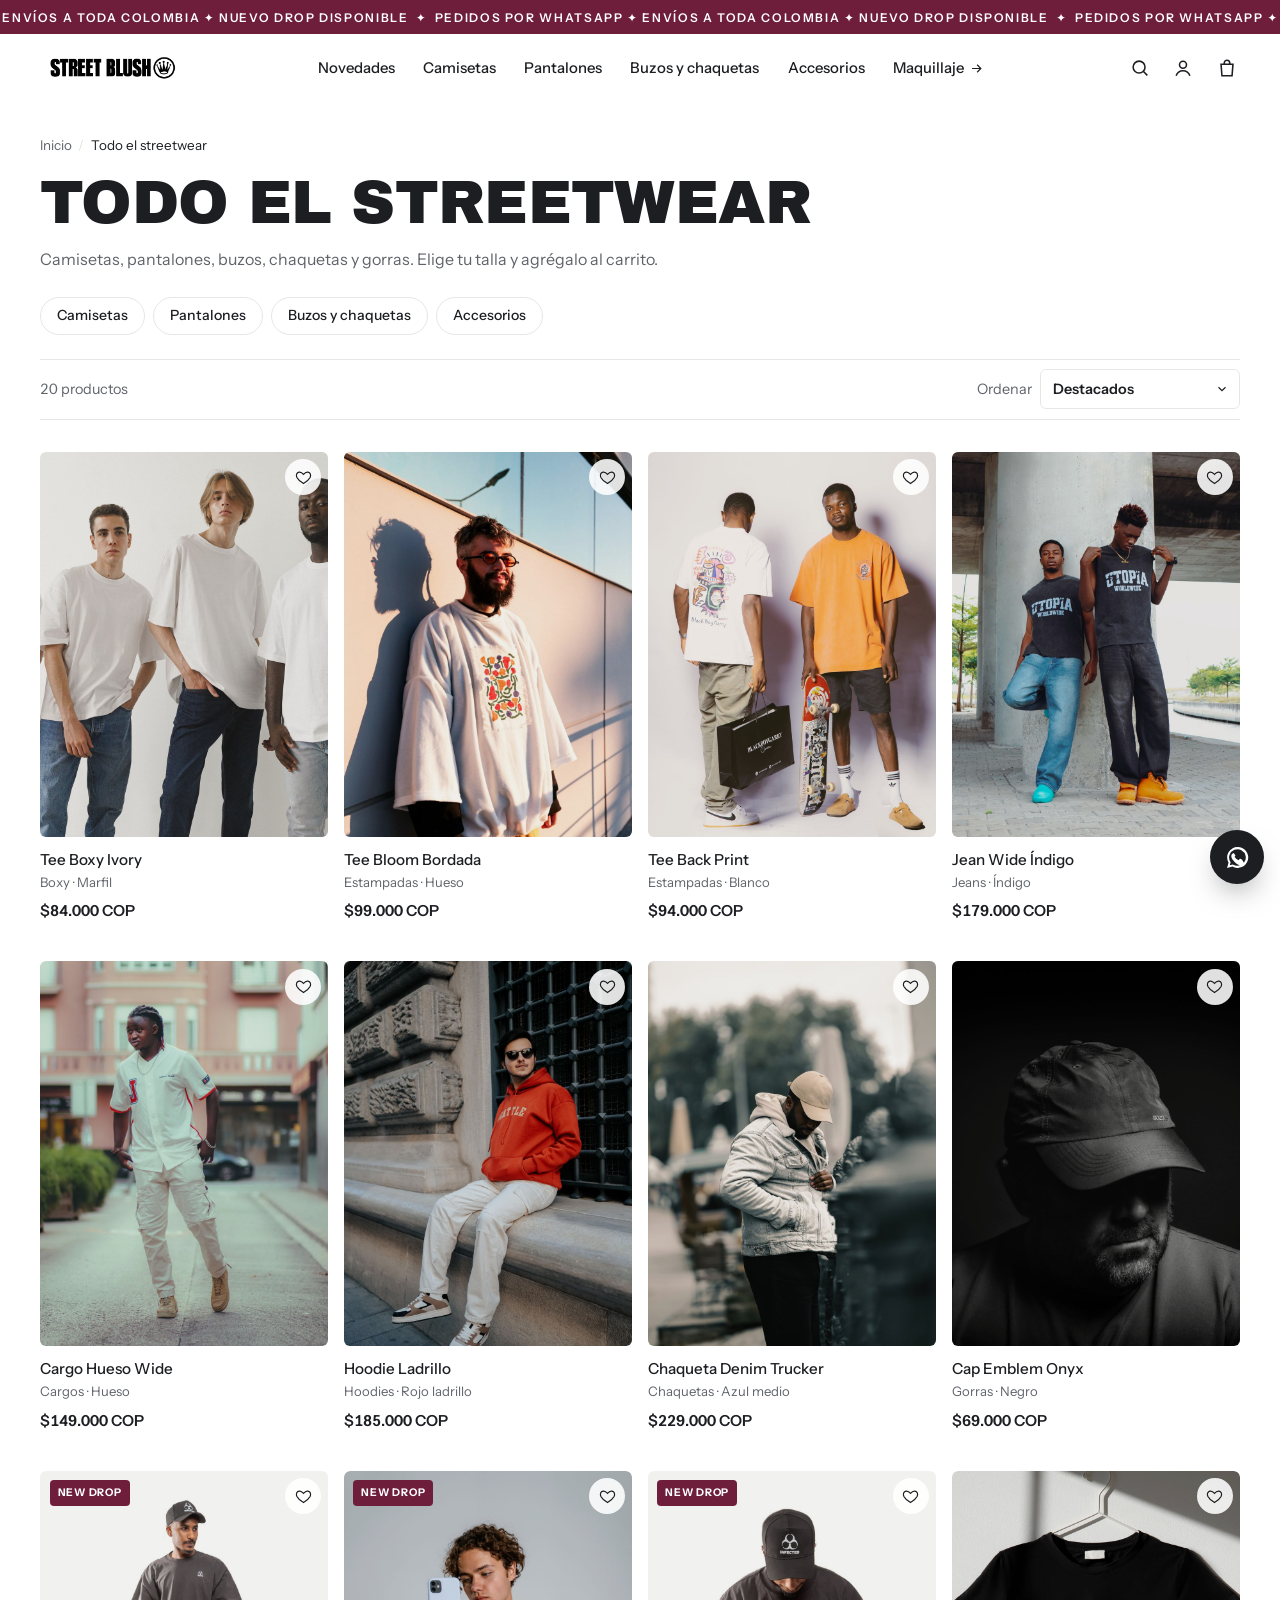
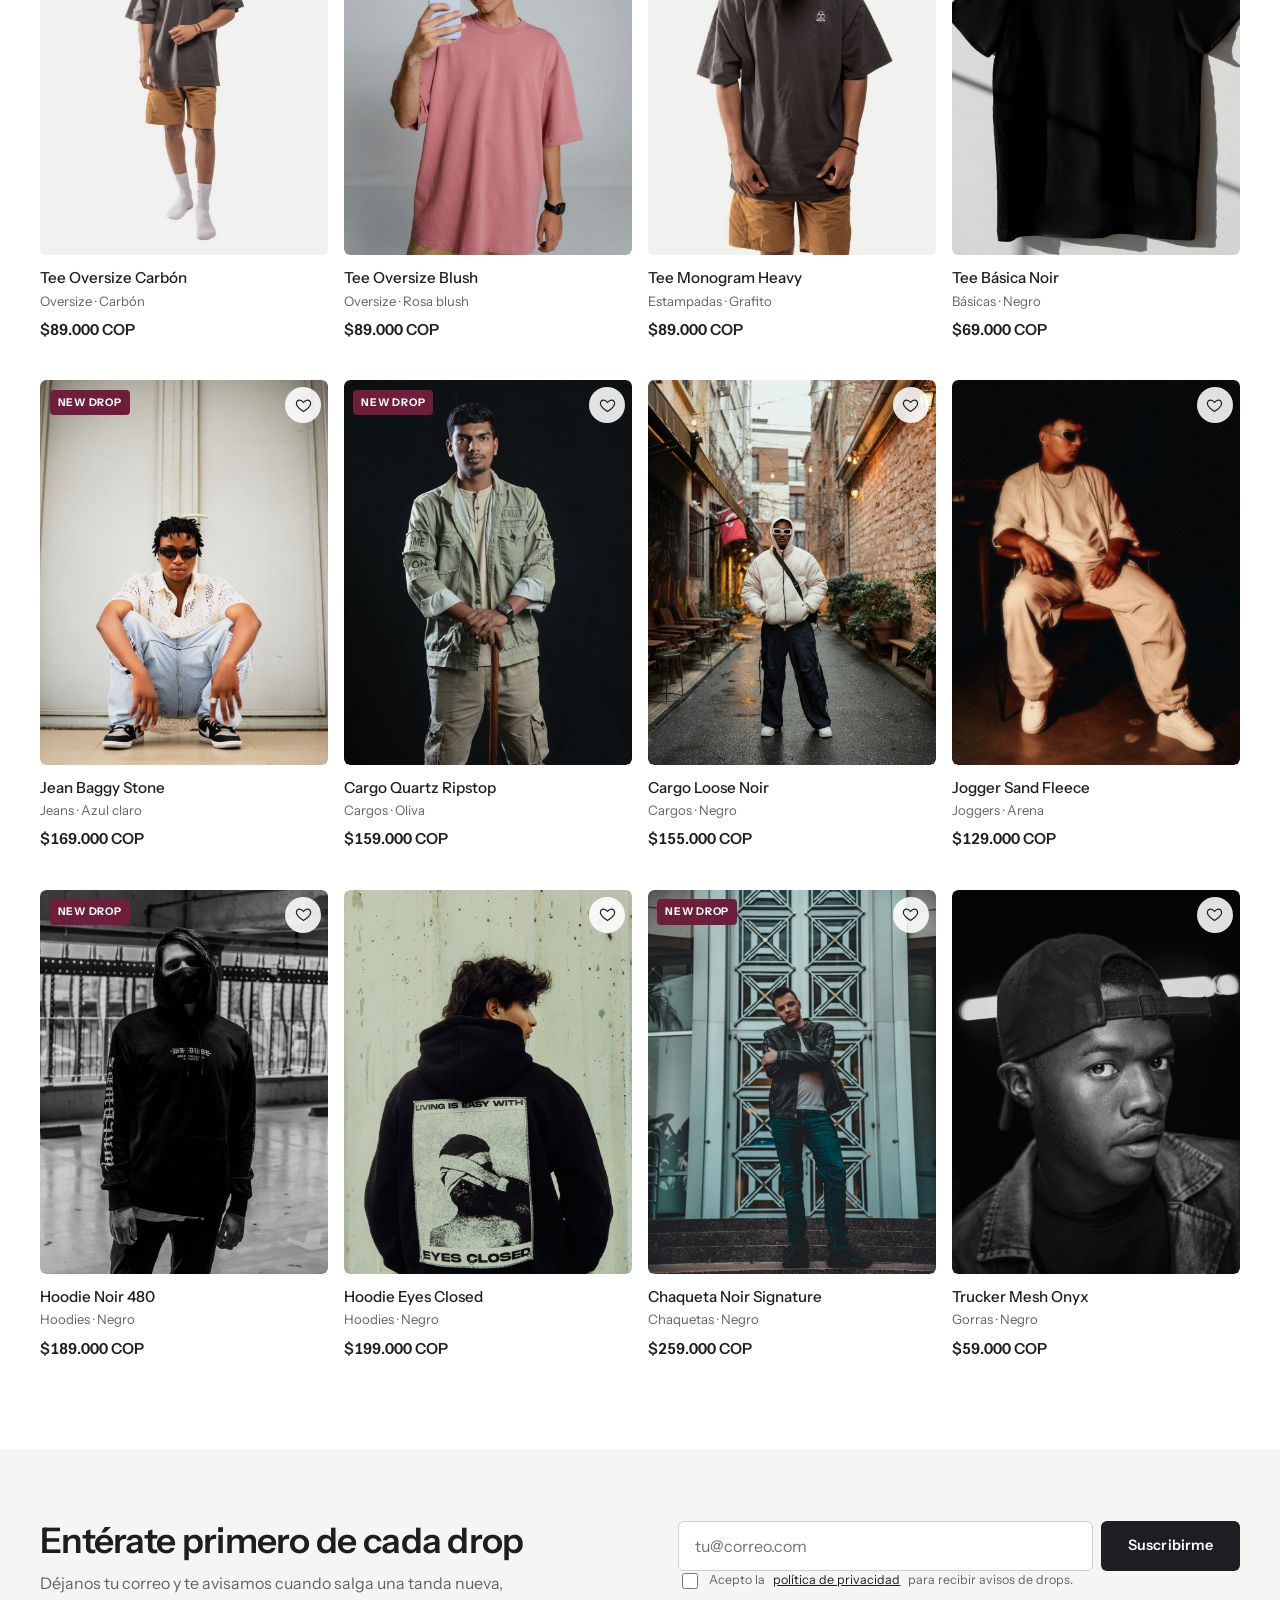
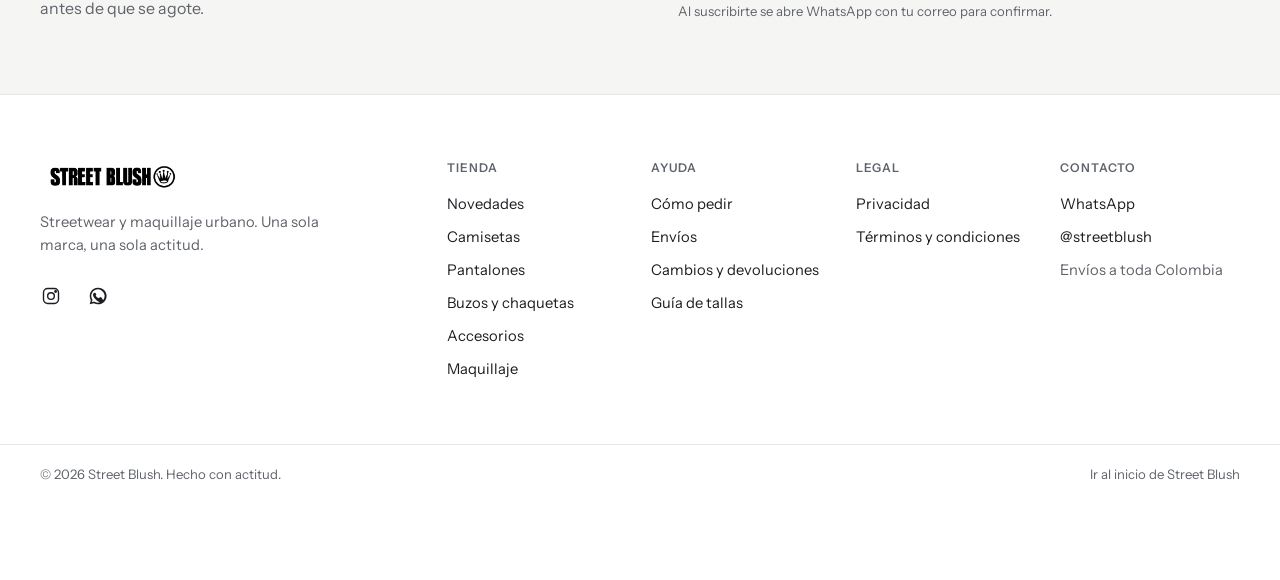
<file: hombre/coleccion.html>
<!DOCTYPE html>
<html lang="es">
<head>
<meta charset="utf-8">
<title>Colección · Street Blush Hombre</title>
<meta name="viewport" content="width=device-width, initial-scale=1, viewport-fit=cover">
<meta name="description" content="Todo el streetwear de Street Blush: camisetas, jeans, cargos, hoodies, chaquetas y gorras. Pedidos por WhatsApp y envíos a toda Colombia.">
<meta name="theme-color" content="#ffffff">
<link rel="icon" href="data:image/svg+xml,%3Csvg%20xmlns='http://www.w3.org/2000/svg'%20viewBox='0%200%2064%2064'%3E%3Crect%20width='64'%20height='64'%20rx='16'%20fill='%23141212'/%3E%3Ctext%20x='32'%20y='42'%20text-anchor='middle'%20font-family='Arial%20Black,Arial,sans-serif'%20font-weight='900'%20font-size='27'%20fill='%23d63a73'%3ESB%3C/text%3E%3C/svg%3E">
<link rel="preconnect" href="https://fonts.googleapis.com">
<link rel="preconnect" href="https://fonts.gstatic.com" crossorigin>
<link rel="stylesheet" href="https://fonts.googleapis.com/css2?family=Archivo+Black&family=Instrument+Sans:wght@400;500;600;700&display=swap">
<link rel="stylesheet" href="../css/global.css?v=20260928c">
<link rel="stylesheet" href="../css/componentes.css?v=20260928c">
<link rel="stylesheet" href="../css/tema-hombre.css?v=20260928c">
</head>
<body class="tienda tienda-hombre" data-popup="no">

<div class="store-view">
  <script src="../js/data/productos-hombre.js?v=20260928c"></script>
  <script src="../js/hombre-shell.js?v=20260928c" data-parte="cabecera"></script>

  <main id="main">
    <!-- El título, los filtros y los productos se arman con js/hombre.js según la dirección:
         coleccion.html?c=camisetas&s=oversize · ?c=novedades · ?q=jean · ?fav=1 -->
    <section class="hb-col" id="hbColeccion" tabindex="-1" aria-labelledby="colTitulo">
      <div class="wrap">
        <nav aria-label="Ruta"><ol class="hb-crumbs" data-col-migas></ol></nav>
        <h1 class="hb-col-title" id="colTitulo" data-col-titulo>Todo el streetwear</h1>
        <p class="hb-col-intro" data-col-intro hidden></p>
        <div class="hb-chips hb-col-chips" data-col-chips hidden></div>
        <div class="hb-col-bar">
          <p class="hb-col-count" data-col-count aria-live="polite"></p>
          <label class="hb-sort">
            <span>Ordenar</span>
            <select data-col-orden>
              <option value="destacados">Destacados</option>
              <option value="precio-asc">Precio: menor a mayor</option>
              <option value="precio-desc">Precio: mayor a menor</option>
              <option value="nombre">Nombre: A–Z</option>
            </select>
          </label>
        </div>
        <div class="hb-grid" data-col-grid></div>
      </div>
    </section>
  </main>

  <script src="../js/hombre-shell.js?v=20260928c" data-parte="pie"></script>
</div>

<script src="../js/global.js?v=20260928c"></script>
<script src="../js/whatsapp.js?v=20260914c"></script>
<script src="../js/supabase.js?v=20260929a"></script>
<script src="../js/text-loop.js?v=20260915b"></script>
<script src="../js/favoritos.js?v=20260914c"></script>
<script src="../js/hombre.js?v=20260928c"></script>
<script src="../js/carrito.js?v=20260928c"></script>
<script src="../js/producto.js?v=20260928c"></script>
</body>
</html>
</file>
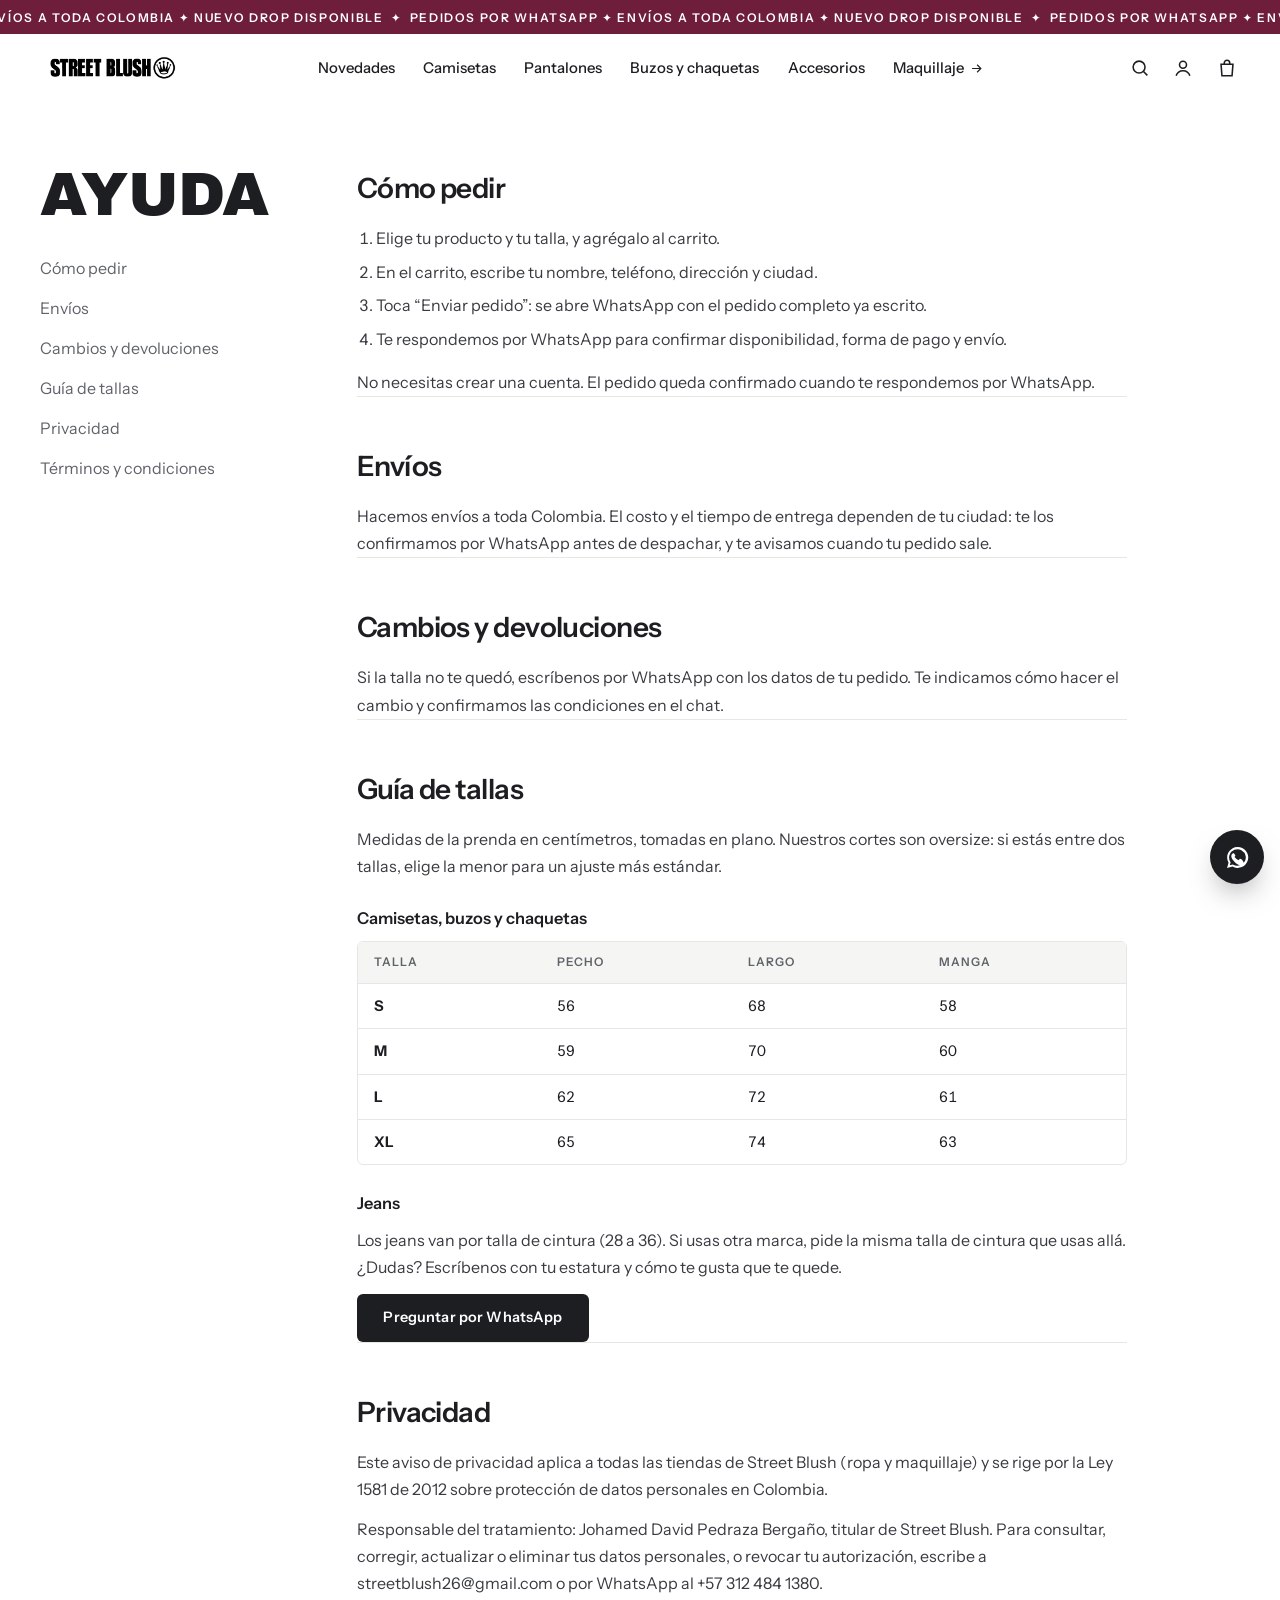
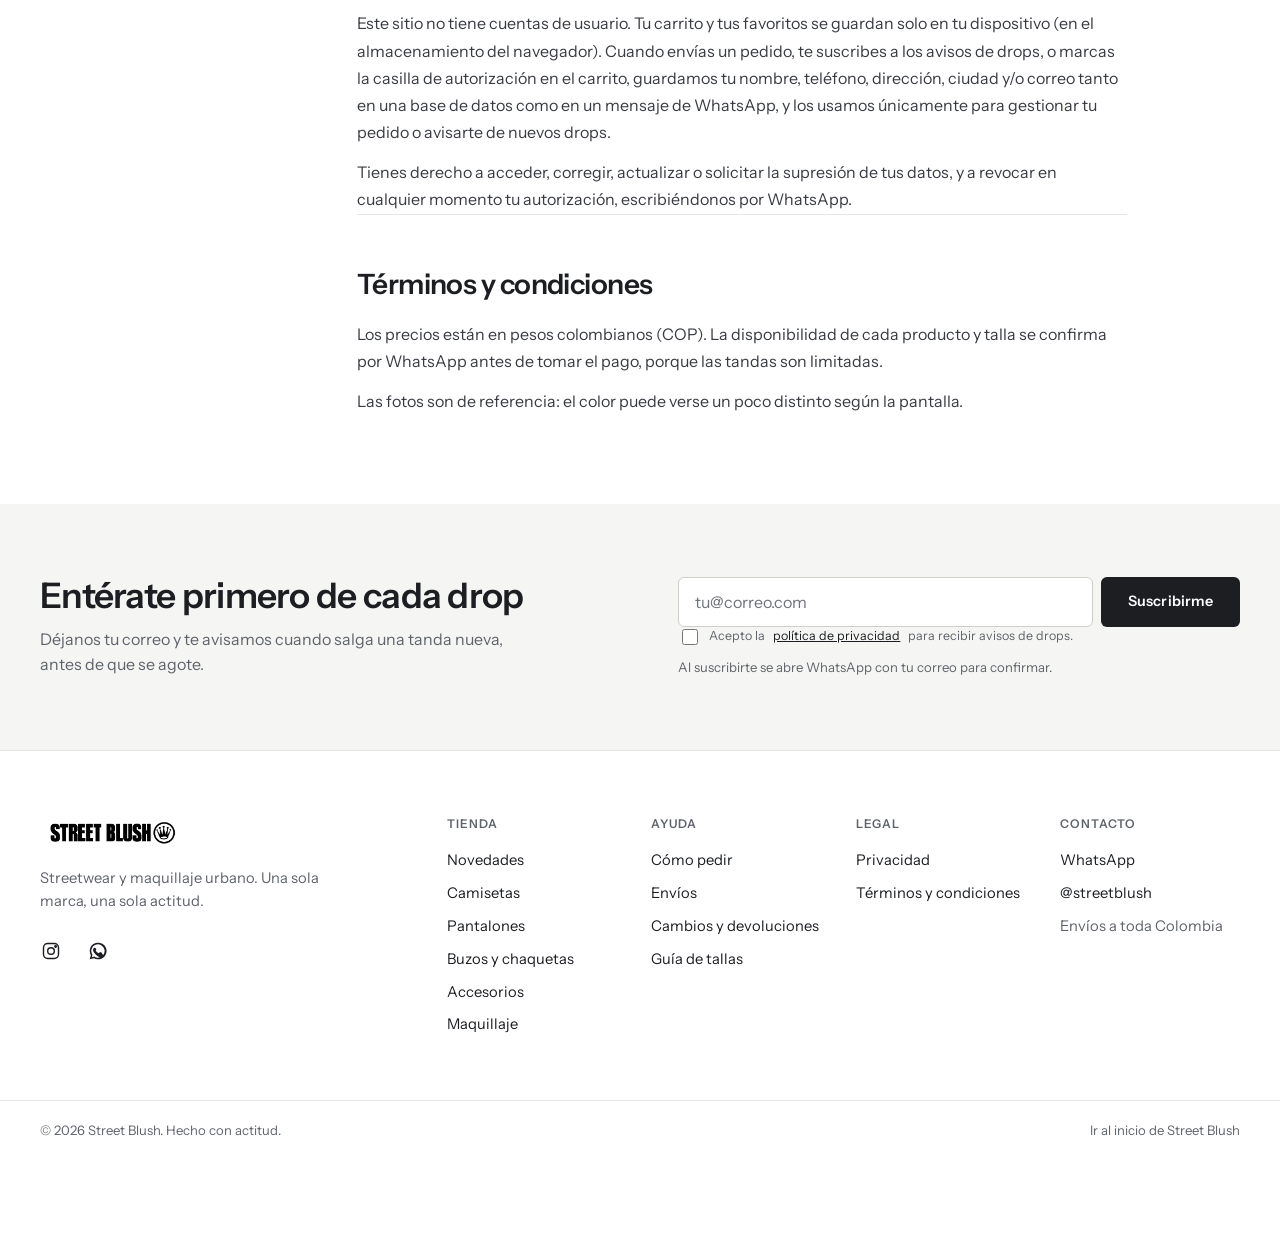
<file: hombre/politicas.html>
<!DOCTYPE html>
<html lang="es">
<head>
<meta charset="utf-8">
<title>Ayuda y políticas · Street Blush Hombre</title>
<meta name="viewport" content="width=device-width, initial-scale=1, viewport-fit=cover">
<meta name="description" content="Cómo pedir, envíos, cambios, guía de tallas, privacidad y términos de Street Blush.">
<meta name="theme-color" content="#ffffff">
<link rel="icon" href="data:image/svg+xml,%3Csvg%20xmlns='http://www.w3.org/2000/svg'%20viewBox='0%200%2064%2064'%3E%3Crect%20width='64'%20height='64'%20rx='16'%20fill='%23141212'/%3E%3Ctext%20x='32'%20y='42'%20text-anchor='middle'%20font-family='Arial%20Black,Arial,sans-serif'%20font-weight='900'%20font-size='27'%20fill='%23d63a73'%3ESB%3C/text%3E%3C/svg%3E">
<link rel="preconnect" href="https://fonts.googleapis.com">
<link rel="preconnect" href="https://fonts.gstatic.com" crossorigin>
<link rel="stylesheet" href="https://fonts.googleapis.com/css2?family=Archivo+Black&family=Instrument+Sans:wght@400;500;600;700&display=swap">
<link rel="stylesheet" href="../css/global.css?v=20260928c">
<link rel="stylesheet" href="../css/componentes.css?v=20260928c">
<link rel="stylesheet" href="../css/tema-hombre.css?v=20260928c">
</head>
<body class="tienda tienda-hombre" data-popup="no">

<div class="store-view">
  <script src="../js/data/productos-hombre.js?v=20260928c"></script>
  <script src="../js/hombre-shell.js?v=20260928c" data-parte="cabecera"></script>

  <main id="main" class="hb-legal">
    <div class="wrap hb-legal-inner">
      <aside class="hb-legal-nav" aria-label="Secciones">
        <h1 class="hb-col-title">Ayuda</h1>
        <ul>
          <li><a href="#pedidos">Cómo pedir</a></li>
          <li><a href="#envios">Envíos</a></li>
          <li><a href="#devoluciones">Cambios y devoluciones</a></li>
          <li><a href="#tallas">Guía de tallas</a></li>
          <li><a href="#privacidad">Privacidad</a></li>
          <li><a href="#terminos">Términos y condiciones</a></li>
        </ul>
      </aside>

      <div class="hb-legal-body">
        <!-- ANTES DE PUBLICAR: revisa estos textos con los datos reales del negocio
             (plazos de envío, condiciones de cambio, responsable de los datos). -->
        <section id="pedidos" tabindex="-1" aria-labelledby="t-pedidos">
          <h2 id="t-pedidos">Cómo pedir</h2>
          <ol>
            <li>Elige tu producto y tu talla, y agrégalo al carrito.</li>
            <li>En el carrito, escribe tu nombre, teléfono, dirección y ciudad.</li>
            <li>Toca “Enviar pedido”: se abre WhatsApp con el pedido completo ya escrito.</li>
            <li>Te respondemos por WhatsApp para confirmar disponibilidad, forma de pago y envío.</li>
          </ol>
          <p>No necesitas crear una cuenta. El pedido queda confirmado cuando te respondemos por WhatsApp.</p>
        </section>

        <section id="envios" tabindex="-1" aria-labelledby="t-envios">
          <h2 id="t-envios">Envíos</h2>
          <p>Hacemos envíos a toda Colombia. El costo y el tiempo de entrega dependen de tu ciudad: te los confirmamos por WhatsApp antes de despachar, y te avisamos cuando tu pedido sale.</p>
        </section>

        <section id="devoluciones" tabindex="-1" aria-labelledby="t-devoluciones">
          <h2 id="t-devoluciones">Cambios y devoluciones</h2>
          <p>Si la talla no te quedó, escríbenos por WhatsApp con los datos de tu pedido. Te indicamos cómo hacer el cambio y confirmamos las condiciones en el chat.</p>
        </section>

        <section id="tallas" tabindex="-1" aria-labelledby="t-tallas">
          <h2 id="t-tallas">Guía de tallas</h2>
          <p>Medidas de la prenda en centímetros, tomadas en plano. Nuestros cortes son oversize: si estás entre dos tallas, elige la menor para un ajuste más estándar.</p>
          <h3>Camisetas, buzos y chaquetas</h3>
          <div class="hb-table-wrap">
            <table class="hb-table">
              <caption class="sr-only">Medidas de camisetas, buzos y chaquetas en centímetros</caption>
              <thead><tr><th scope="col">Talla</th><th scope="col">Pecho</th><th scope="col">Largo</th><th scope="col">Manga</th></tr></thead>
              <tbody>
                <tr><th scope="row">S</th><td>56</td><td>68</td><td>58</td></tr>
                <tr><th scope="row">M</th><td>59</td><td>70</td><td>60</td></tr>
                <tr><th scope="row">L</th><td>62</td><td>72</td><td>61</td></tr>
                <tr><th scope="row">XL</th><td>65</td><td>74</td><td>63</td></tr>
              </tbody>
            </table>
          </div>
          <h3>Jeans</h3>
          <p>Los jeans van por talla de cintura (28 a 36). Si usas otra marca, pide la misma talla de cintura que usas allá. ¿Dudas? Escríbenos con tu estatura y cómo te gusta que te quede.</p>
          <p><a class="hb-btn hb-btn-dark" data-wa target="_blank" rel="noopener">Preguntar por WhatsApp</a></p>
        </section>

        <section id="privacidad" tabindex="-1" aria-labelledby="t-privacidad">
          <h2 id="t-privacidad">Privacidad</h2>
          <p>Este aviso de privacidad aplica a todas las tiendas de Street Blush (ropa y maquillaje) y se rige por la Ley 1581 de 2012 sobre protección de datos personales en Colombia.</p>
          <p>Responsable del tratamiento: Johamed David Pedraza Bergaño, titular de Street Blush. Para consultar, corregir, actualizar o eliminar tus datos personales, o revocar tu autorización, escribe a streetblush26@gmail.com o por WhatsApp al +57 312 484 1380.</p>
          <p>Este sitio no tiene cuentas de usuario. Tu carrito y tus favoritos se guardan solo en tu dispositivo (en el almacenamiento del navegador). Cuando envías un pedido, te suscribes a los avisos de drops, o marcas la casilla de autorización en el carrito, guardamos tu nombre, teléfono, dirección, ciudad y/o correo tanto en una base de datos como en un mensaje de WhatsApp, y los usamos únicamente para gestionar tu pedido o avisarte de nuevos drops.</p>
          <p>Tienes derecho a acceder, corregir, actualizar o solicitar la supresión de tus datos, y a revocar en cualquier momento tu autorización, escribiéndonos por WhatsApp.</p>
        </section>

        <section id="terminos" tabindex="-1" aria-labelledby="t-terminos">
          <h2 id="t-terminos">Términos y condiciones</h2>
          <p>Los precios están en pesos colombianos (COP). La disponibilidad de cada producto y talla se confirma por WhatsApp antes de tomar el pago, porque las tandas son limitadas.</p>
          <p>Las fotos son de referencia: el color puede verse un poco distinto según la pantalla.</p>
        </section>
      </div>
    </div>
  </main>

  <script src="../js/hombre-shell.js?v=20260928c" data-parte="pie"></script>
</div>

<script src="../js/global.js?v=20260928c"></script>
<script src="../js/whatsapp.js?v=20260914c"></script>
<script src="../js/supabase.js?v=20260929a"></script>
<script src="../js/text-loop.js?v=20260915b"></script>
<script src="../js/favoritos.js?v=20260914c"></script>
<script src="../js/hombre.js?v=20260928c"></script>
<script src="../js/carrito.js?v=20260928c"></script>
<script src="../js/producto.js?v=20260928c"></script>
</body>
</html>
</file>
<file: css/global.css>
/* =====================================================================
   GLOBAL — variables, reset, tipografía y utilidades.
   Street Blush mantiene una identidad fija (no cambia con el tema del
   sistema operativo). Cada tienda puede sobrescribir los colores en
   css/tema-hombre.css o css/tema-mujer.css.
   ===================================================================== */

/* ---------- Tokens ---------- */
:root{
  --paper:#faf7f5;
  --paper-2:#f1eae8;
  --tile:#efe7e6;
  --tile-line:#e2d6d4;
  --ink:#141212;
  --ink-soft:#2a2626;
  --ink-light:#352c2d;      /* brillo de los degradados oscuros */
  --ink-line:#3a2e30;       /* bordes sobre fondo oscuro */
  --ink-hover:#3a2430;      /* tarjeta oscura en hover */
  --muted:#5b5253;
  --placeholder:#8a7f80;
  --line:#e4dad8;
  --rose:#d63a73;
  --rose-deep:#a6265a;
  --rose-light:#e24f88;     /* brillo de los degradados rosa */
  --blush:#f5d9e4;
  --cream:#fffaf8;
  /* Versiones RGB para sombras y transparencias: rgba(var(--rose-rgb),.5) */
  --ink-rgb:20,18,18;
  --rose-rgb:214,58,115;
  --rose-deep-rgb:166,38,90;
  --paper-rgb:250,247,245;
  --cream-rgb:255,250,248;

  --font-display:'Archivo Black','Arial Black',sans-serif;
  --font-editorial:'Fraunces',Georgia,serif;
  --font-body:'Manrope','Segoe UI',system-ui,sans-serif;
  --ease-out:cubic-bezier(.16,1,.3,1);
  --ease-in:cubic-bezier(.7,0,.84,0);
  --nav-h:78px;
  --z-nav:50;
  --z-float:60;
  --z-overlay:65;
  --z-drawer:70;
  --z-modal:100;
  --z-skip:200;
  /* Rutas relativas a este archivo CSS */
  --emblem:url("../assets/img/emblema.jpg");
  --logo:url("../assets/img/logo.png");
}

/* ---------- Base ---------- */
*,*::before,*::after{box-sizing:border-box;}
html{-webkit-text-size-adjust:100%;scroll-behavior:smooth;scroll-padding-top:calc(var(--nav-h) + 12px);}
html.welcome-open,body.drawer-open{overflow:hidden;}
body{
  margin:0;background:var(--paper);color:var(--ink);font-family:var(--font-body);
  font-size:1rem;line-height:1.5;-webkit-font-smoothing:antialiased;overflow-x:clip;
}
img{max-width:100%;display:block;}
a{color:inherit;text-decoration:none;}
button{font:inherit;cursor:pointer;background:none;border:none;color:inherit;padding:0;}
h1,h2,h3{margin:0;text-wrap:balance;}
p{margin:0;}
[hidden]{display:none !important;}
:focus-visible{outline:2.5px solid var(--rose);outline-offset:3px;}
[tabindex="-1"]:focus{outline:none;}

/* ---------- Utilidades y tipografía ---------- */
.sr-only{position:absolute;width:1px;height:1px;padding:0;margin:-1px;overflow:hidden;clip:rect(0,0,0,0);white-space:nowrap;border:0;}
.brand-logo{display:block;height:var(--logo-h,50px);width:calc(var(--logo-h,50px) * 3.988);background:var(--logo) left center/contain no-repeat;}
.wrap{width:100%;max-width:1220px;margin-inline:auto;padding-inline:clamp(1rem,4vw,2.5rem);}
.display{font-family:var(--font-display);font-weight:400;letter-spacing:-.015em;line-height:.98;}
.eyebrow{font-family:var(--font-editorial);font-style:italic;font-weight:500;font-size:1.08rem;color:var(--rose-deep);margin:0 0 .8rem;}
.label{display:block;font-size:.72rem;font-weight:800;letter-spacing:.16em;text-transform:uppercase;color:var(--ink-soft);margin-bottom:.7rem;}
.skip-link{
  position:absolute;left:1rem;top:-100px;z-index:var(--z-skip);background:var(--ink);color:var(--cream);
  padding:.7rem 1rem;border-radius:8px;font-weight:700;font-size:.9rem;
}
.skip-link:focus{top:1rem;}
.utility{background:var(--utility-bg,var(--ink));color:var(--utility-fg,var(--blush));text-align:center;padding:.6rem 1rem;}
.utility p{font-size:.72rem;font-weight:700;letter-spacing:.1em;text-transform:uppercase;}

/* Franja superior animada: texto corriendo sobre una cinta ondulada (js/text-loop.js) */
.text-loop{
  --loop-ribbon:30px;                                   /* grosor de la cinta */
  --loop-ribbon-color:var(--loop-color,var(--rose-deep));
  --loop-text-color:var(--cream);
  position:relative;height:64px;padding:0;overflow:hidden;
}
.text-loop:not(.is-ready){display:grid;place-items:center;}
.text-loop-svg{position:absolute;inset:0;width:100%;height:100%;display:block;}
.text-loop-ribbon{stroke:var(--loop-ribbon-color);stroke-linecap:round;stroke-linejoin:round;}
.text-loop-text{fill:var(--loop-text-color);font-family:var(--font-body);font-size:12.5px;font-weight:800;letter-spacing:1.6px;}
.text-loop-measure{opacity:0;}
@media (max-width:560px){.text-loop{height:56px;--loop-ribbon:26px;}.text-loop-text{font-size:11px;}}
/* Cinta plana (data-shape="line"): ocupa toda la franja */
.text-loop[data-shape="line"]{height:40px;--loop-ribbon:40px;}
@media (max-width:560px){.text-loop[data-shape="line"]{height:36px;--loop-ribbon:36px;}}

@media (prefers-reduced-motion: reduce){
  *,*::before,*::after{animation-duration:.01ms !important;animation-iteration-count:1 !important;animation-delay:0s !important;transition-duration:.01ms !important;scroll-behavior:auto !important;}
}
</file>
<file: css/componentes.css>
/* =====================================================================
   COMPONENTES — inicio, pop-up de bienvenida y tienda (header, tarjetas,
   botones…). Cada componente lleva junto sus media queries.
   Los colores salen de las variables de global.css / tema-*.css.
   ===================================================================== */

@keyframes viewIn{from{opacity:0;}to{opacity:1;}}
.store-view{animation:viewIn .45s ease both;}
/* =====================================================================
   INICIO
   ===================================================================== */
.home-view{min-height:100dvh;display:flex;flex-direction:column;}
.home-view > main{flex:1;}
.top{background:var(--paper);border-bottom:1px solid var(--line);}
.top-inner{display:flex;align-items:center;justify-content:space-between;gap:1rem;padding-block:.8rem;}
.top .brand-logo{--logo-h:52px;}
.top-nav{display:flex;align-items:center;gap:clamp(1rem,3vw,2rem);}
.top-nav a{
  position:relative;padding-block:.35rem;font-size:.76rem;font-weight:800;letter-spacing:.09em;
  text-transform:uppercase;color:var(--ink-soft);transition:color .2s;
}
.top-nav a::after,.nav-links a::after{
  content:"";position:absolute;left:0;right:0;bottom:0;height:2px;background:var(--rose);
  transform:scaleX(0);transform-origin:left;transition:transform .35s var(--ease-out);
}
.top-nav a:hover{color:var(--ink);}
.top-nav a:hover::after{transform:scaleX(1);}
@media (max-width:640px){
  .top .brand-logo{--logo-h:36px;}
  .top-nav .hide-sm{display:none;}
}
@media (max-width:350px){.top-nav{display:none;}}

.intro{
  display:grid;grid-template-columns:minmax(0,1.25fr) minmax(0,.75fr);gap:clamp(1.25rem,4vw,4rem);
  align-items:end;padding-block:clamp(2.75rem,7vw,5rem) clamp(2rem,4vw,3rem);
}
@media (max-width:820px){.intro{grid-template-columns:1fr;}}
.intro h1{font-family:var(--font-display);font-weight:400;font-size:clamp(2.4rem,6.4vw,4.6rem);line-height:.98;letter-spacing:-.02em;}
.intro-sub{max-width:40ch;color:var(--muted);font-size:1.02rem;line-height:1.65;text-wrap:pretty;}

.doors{display:grid;grid-template-columns:repeat(2,minmax(0,1fr));gap:clamp(.9rem,2vw,1.5rem);padding-bottom:clamp(3rem,7vw,5rem);}
@media (max-width:760px){.doors{grid-template-columns:1fr;}}
.door{
  position:relative;isolation:isolate;overflow:hidden;border-radius:22px;container-type:inline-size;
  min-height:clamp(360px,46vw,520px);display:flex;flex-direction:column;justify-content:flex-end;align-items:flex-start;
  padding:clamp(1.5rem,4vw,2.75rem);color:var(--cream);
  transition:transform .5s var(--ease-out),box-shadow .5s var(--ease-out);
}
.door-men{background:radial-gradient(120% 90% at 15% 0%,var(--ink-light) 0%,var(--ink) 62%);}
.door-women{background:radial-gradient(120% 90% at 85% 0%,var(--rose-light) 0%,var(--rose) 38%,var(--rose-deep) 100%);}
.door:hover{transform:translateY(-6px);}
.door-men:hover{box-shadow:0 34px 60px -30px rgba(var(--ink-rgb),.6);}
.door-women:hover{box-shadow:0 34px 60px -30px rgba(var(--rose-deep-rgb),.65);}
.door:active{transform:translateY(-2px) scale(.995);}
.door:focus-visible{outline:3px solid var(--ink);outline-offset:4px;}
.door-word{
  position:absolute;top:clamp(1rem,3vw,1.75rem);left:-.04em;z-index:-1;
  font-family:var(--font-display);font-size:4.6rem;font-size:19cqi;line-height:.8;white-space:nowrap;
  color:transparent;-webkit-text-stroke:1.5px rgba(var(--cream-rgb),.14);transition:transform 1s var(--ease-out);
}
.door:hover .door-word{transform:translateX(-5%);}
.door-art{
  position:absolute;top:clamp(1.25rem,3.5vw,2.25rem);right:clamp(1.25rem,3.5vw,2.25rem);
  width:clamp(92px,13vw,148px);aspect-ratio:1;transition:transform .7s var(--ease-out);
}
.door-art svg{width:100%;height:100%;color:var(--blush);}
.door:hover .door-art{transform:rotate(-6deg) scale(1.06);}
.door-emblem{
  border-radius:50%;background:var(--emblem) center/cover no-repeat,#fff;
  box-shadow:0 0 0 5px rgba(var(--cream-rgb),.22),0 20px 40px -18px rgba(var(--ink-rgb),.5);
}
.door-label,.side-kicker{
  display:inline-flex;align-items:center;gap:.6rem;margin-bottom:.8rem;
  font-size:.72rem;font-weight:800;letter-spacing:.16em;text-transform:uppercase;
}
.door-label::before,.side-kicker::before{content:"";width:26px;height:1.5px;background:currentColor;transition:width .5s var(--ease-out);}
.door-title{font-family:var(--font-display);font-weight:400;font-size:clamp(2.4rem,5.4vw,4rem);line-height:.95;letter-spacing:-.015em;text-transform:uppercase;}
.door-text{margin-top:.9rem;max-width:34ch;font-size:1rem;line-height:1.6;color:rgba(var(--cream-rgb),.88);text-wrap:pretty;}
.door-cta,.side-cta{
  display:inline-flex;align-items:center;gap:.6rem;margin-top:1.5rem;padding:.9rem 1.35rem;border-radius:999px;
  font-size:.78rem;font-weight:800;letter-spacing:.06em;text-transform:uppercase;
  transition:background .3s,color .3s,transform .35s var(--ease-out);
}
.door-men .door-cta{background:var(--cream);color:var(--ink);}
.door-men:hover .door-cta{background:var(--rose);color:var(--cream);}
.door-women .door-cta{background:var(--ink);color:var(--cream);}
.door-women:hover .door-cta{background:var(--cream);color:var(--rose-deep);}
.door-cta svg,.side-cta svg{width:16px;height:16px;transition:transform .35s var(--ease-out);}
.door:hover .door-cta svg{transform:translateX(4px);}

.steps{
  display:grid;grid-template-columns:minmax(0,.8fr) minmax(0,1.2fr);gap:clamp(1.5rem,5vw,4rem);
  padding-block:clamp(3rem,7vw,5rem) clamp(3.5rem,8vw,6rem);border-top:1px solid var(--line);
}
@media (max-width:820px){.steps{grid-template-columns:1fr;}}
.steps-title{font-family:var(--font-display);font-weight:400;font-size:clamp(1.8rem,3.6vw,2.6rem);line-height:1;letter-spacing:-.01em;}
.steps-intro{margin-top:.9rem;max-width:34ch;color:var(--muted);line-height:1.6;}
.steps-list{list-style:none;margin:0;padding:0;}
.steps-list li{display:grid;grid-template-columns:2rem 1fr;column-gap:1.25rem;padding-block:1.35rem;border-top:1px solid var(--line);}
.steps-list li:last-child{border-bottom:1px solid var(--line);}
.step-num{grid-row:span 2;font-family:var(--font-editorial);font-style:italic;font-weight:500;font-size:1.3rem;line-height:1.1;color:var(--rose-deep);}
.steps-list h3{font-size:1.06rem;font-weight:800;}
.steps-list p{margin-top:.35rem;max-width:52ch;color:var(--muted);line-height:1.6;}

.site-foot{background:var(--paper-2);border-top:1px solid var(--line);}
.site-foot-inner{display:flex;flex-wrap:wrap;align-items:center;justify-content:space-between;gap:.75rem 1.5rem;padding-block:1.4rem 1.6rem;font-size:.8rem;color:var(--muted);}
.home-links{display:flex;flex-wrap:wrap;gap:.5rem 1.25rem;}
.home-links a{font-weight:700;color:var(--ink-soft);transition:color .2s;}
.home-links a:hover{color:var(--rose-deep);}

/* =====================================================================
   POP-UP DE BIENVENIDA — pantalla dividida 50/50.
   Se monta en cada carga/recarga del inicio (sin localStorage ni cookies).
   ===================================================================== */
.welcome{
  position:fixed;inset:0;z-index:var(--z-modal);display:grid;place-items:center;
  padding:max(clamp(.75rem,3vw,2rem),env(safe-area-inset-top)) clamp(.75rem,3vw,2rem);
}
.welcome-backdrop{
  position:absolute;inset:0;background:rgba(var(--ink-rgb),.42);
  -webkit-backdrop-filter:blur(24px) saturate(140%);backdrop-filter:blur(24px) saturate(140%);
  animation:wFadeIn .55s ease both;transition:background-color .45s ease;
}
.welcome-panel{
  position:relative;width:min(1080px,100%);height:min(640px,100%);
  display:grid;grid-template-columns:repeat(2,minmax(0,1fr));
  border-radius:26px;overflow:hidden;outline:none;
  box-shadow:0 50px 120px -30px rgba(var(--ink-rgb),.75),0 0 0 1px rgba(var(--cream-rgb),.1);
  animation:wPanelIn .8s var(--ease-out) .08s both;
}
.welcome-head{
  position:absolute;top:clamp(.9rem,2.5vw,1.4rem);left:50%;z-index:4;translate:-50% 0;
  display:flex;align-items:center;gap:.55rem;padding:.55rem 1.1rem;border-radius:999px;
  background:rgba(var(--cream-rgb),.95);color:var(--ink);white-space:nowrap;
  box-shadow:0 10px 30px -12px rgba(var(--ink-rgb),.45);animation:wDrop .7s var(--ease-out) .3s both;
}
.welcome-head h2{font-size:.7rem;font-weight:800;letter-spacing:.14em;text-transform:uppercase;}
.welcome-head .dot{width:6px;height:6px;border-radius:50%;background:var(--rose);flex:none;}
.welcome-head .sep{color:var(--rose);margin-inline:.35rem;}
.welcome-close{
  position:absolute;top:clamp(.9rem,2.5vw,1.4rem);right:clamp(.9rem,2.5vw,1.4rem);z-index:5;
  width:42px;height:42px;border-radius:50%;display:grid;place-items:center;
  background:rgba(var(--ink-rgb),.22);color:var(--cream);border:1px solid rgba(var(--cream-rgb),.28);
  -webkit-backdrop-filter:blur(6px);backdrop-filter:blur(6px);
  transition:background .25s,transform .35s var(--ease-out);animation:wFadeIn .5s ease .5s both;
}
.welcome-close:hover{background:rgba(var(--ink-rgb),.5);transform:rotate(90deg);}
.welcome-close:focus-visible{outline:2.5px solid var(--cream);outline-offset:2px;}
.welcome-close svg{width:18px;height:18px;}
.welcome-badge{
  position:absolute;left:50%;top:40%;z-index:4;translate:-50% -50%;
  width:clamp(80px,10vw,112px);aspect-ratio:1;border-radius:50%;pointer-events:none;
  background:var(--emblem) center/cover no-repeat,#fff;
  box-shadow:0 0 0 6px rgba(var(--cream-rgb),.92),0 22px 44px -16px rgba(var(--ink-rgb),.6);
  transition:rotate .6s var(--ease-out);animation:wBadgeIn .8s cubic-bezier(.34,1.56,.64,1) .45s both;
}
.welcome-panel:has(.side-men:hover) .welcome-badge{rotate:-10deg;}
.welcome-panel:has(.side-blush:hover) .welcome-badge{rotate:10deg;}

.welcome-side{
  position:relative;isolation:isolate;overflow:hidden;min-width:0;container-type:inline-size;
  display:flex;flex-direction:column;justify-content:flex-end;align-items:flex-start;
  padding:clamp(1.4rem,4vw,3rem);padding-top:clamp(4.5rem,9vw,6rem);color:var(--cream);outline:none;
}
.side-men{background:radial-gradient(120% 90% at 18% 0%,var(--ink-light) 0%,var(--ink) 60%);}
.side-blush{background:radial-gradient(120% 90% at 82% 0%,var(--rose-light) 0%,var(--rose) 36%,var(--rose-deep) 100%);}
.welcome-side::before{
  content:"";position:absolute;inset:0;z-index:-1;opacity:0;transition:opacity .4s;
  background:radial-gradient(420px circle at var(--mx,50%) var(--my,50%),rgba(var(--cream-rgb),.14),transparent 62%);
}
.welcome-side::after{
  content:"";position:absolute;inset:0;z-index:3;background:var(--ink);opacity:0;pointer-events:none;
  transition:opacity .5s var(--ease-out);
}
.welcome-side:hover::before,.welcome-side:focus-visible::before{opacity:1;}
.welcome-panel:has(.welcome-side:hover) .welcome-side:not(:hover)::after{opacity:.38;}
.welcome-side:focus-visible{box-shadow:inset 0 0 0 3px var(--cream);}
.side-word{
  position:absolute;top:clamp(3.8rem,10vw,5.5rem);left:-.04em;z-index:-1;
  font-family:var(--font-display);font-size:4.5rem;font-size:19cqi;line-height:.8;white-space:nowrap;
  color:transparent;-webkit-text-stroke:1.5px rgba(var(--cream-rgb),.14);
  transition:transform 1.1s var(--ease-out),-webkit-text-stroke-color .5s;
}
.welcome-side:hover .side-word,.welcome-side:focus-visible .side-word{transform:translateX(-7%);-webkit-text-stroke-color:rgba(var(--cream-rgb),.28);}
.side-art{
  position:absolute;right:clamp(2rem,5.5vw,5rem);top:31%;z-index:-1;
  width:clamp(84px,12vw,150px);aspect-ratio:1;color:var(--blush);opacity:.9;transition:transform .8s var(--ease-out);
}
.side-blush .side-art{color:var(--cream);}
.side-art svg{width:100%;height:100%;}
.welcome-side:hover .side-art,.welcome-side:focus-visible .side-art{transform:translateY(-6px) rotate(-8deg) scale(1.08);}
.welcome-side:hover .side-kicker::before{width:44px;}
.side-kicker{margin-bottom:.9rem;}
.side-title{font-family:var(--font-display);font-weight:400;font-size:clamp(2.1rem,4.6vw,3.7rem);line-height:.94;letter-spacing:-.015em;text-transform:uppercase;text-wrap:balance;}
.side-desc{margin-top:.9rem;max-width:30ch;font-size:clamp(.94rem,1.2vw,1.02rem);line-height:1.55;font-weight:500;color:rgba(var(--cream-rgb),.88);text-wrap:pretty;}
.side-men .side-cta{background:var(--cream);color:var(--ink);}
.side-men:hover .side-cta,.side-men:focus-visible .side-cta{background:var(--rose);color:var(--cream);}
.side-blush .side-cta{background:var(--ink);color:var(--cream);}
.side-blush:hover .side-cta,.side-blush:focus-visible .side-cta{background:var(--cream);color:var(--rose-deep);}
.welcome-side:hover .side-cta svg,.welcome-side:focus-visible .side-cta svg{transform:translateX(5px);}
.welcome-side:active .side-cta{transform:scale(.97);}

.side-kicker,.side-title,.side-desc,.side-cta{animation:wRise .75s var(--ease-out) both;}
.side-kicker{animation-delay:.28s;}
.side-title{animation-delay:.34s;}
.side-desc{animation-delay:.4s;}
.side-cta{animation-delay:.46s;}
.side-blush .side-kicker{animation-delay:.36s;}
.side-blush .side-title{animation-delay:.42s;}
.side-blush .side-desc{animation-delay:.48s;}
.side-blush .side-cta{animation-delay:.54s;}

@keyframes wFadeIn{from{opacity:0;}to{opacity:1;}}
@keyframes wPanelIn{from{opacity:0;transform:translateY(20px) scale(.94);}to{opacity:1;transform:none;}}
@keyframes wRise{from{opacity:0;transform:translateY(16px);}to{opacity:1;transform:none;}}
@keyframes wDrop{from{opacity:0;transform:translateY(-10px);}to{opacity:1;transform:none;}}
@keyframes wBadgeIn{from{opacity:0;scale:.4;}to{opacity:1;scale:1;}}
@keyframes wPanelOut{from{opacity:1;transform:none;}to{opacity:0;transform:scale(1.035);}}
@keyframes wPanelClose{from{opacity:1;transform:none;}to{opacity:0;transform:translateY(12px) scale(.96);}}
@keyframes wFadeOut{from{opacity:1;}to{opacity:0;}}

/* Salida al elegir: el panel se desvanece y el fondo pasa al color papel de la tienda */
.welcome.is-leaving .welcome-panel{animation:wPanelOut .5s var(--ease-in) both;}
.welcome.is-leaving .welcome-backdrop{background-color:var(--paper);}
.welcome.is-leaving .welcome-side.is-chosen::after{opacity:0;}
.welcome.is-leaving .welcome-side:not(.is-chosen)::after{opacity:.5;}
/* Ya en la tienda: el velo papel se retira y deja ver la tienda */
.welcome.is-revealing .welcome-backdrop{animation:wFadeOut .45s ease both;}
/* Cierre sin elegir: todo se desvanece y deja ver el inicio */
.welcome.is-closing .welcome-panel{animation:wPanelClose .4s var(--ease-in) both;}
.welcome.is-closing .welcome-backdrop{animation:wFadeOut .42s ease both;}

@media (max-width:720px){
  .welcome{padding:.75rem;}
  .welcome-panel{grid-template-columns:1fr;grid-template-rows:repeat(2,minmax(0,1fr));height:100%;border-radius:22px;}
  .welcome-side{padding:1.4rem;padding-top:4rem;}
  .side-blush{padding-top:2.6rem;}
  .side-art{display:none;}
  .side-word{top:3.6rem;}
  .side-blush .side-word{top:1.6rem;}
  .welcome-badge{top:50%;left:auto;right:1.25rem;translate:0 -50%;width:68px;box-shadow:0 0 0 4px rgba(var(--cream-rgb),.92),0 16px 30px -12px rgba(var(--ink-rgb),.6);}
  .welcome-head .lead,.welcome-head .sep{display:none;}
  .welcome-close{width:38px;height:38px;}
  .side-cta{margin-top:1.1rem;padding:.8rem 1.2rem;}
}
@media (max-width:720px) and (max-height:700px){.side-desc{display:none;}}
@media (min-width:721px) and (max-height:560px){
  .side-desc,.side-art,.welcome-badge{display:none;}
  .welcome-side{padding-top:4rem;}
}

/* =====================================================================
   TIENDA (Hombre / Maquillaje)
   ===================================================================== */
.store-view section{padding-block:clamp(3.5rem,8vw,6rem) clamp(4rem,9vw,6.75rem);}

/* Buttons */
.btn{
  display:inline-flex;align-items:center;justify-content:center;gap:.6rem;
  padding:.95rem 1.6rem;border-radius:999px;font-family:var(--font-body);font-weight:800;
  font-size:.8rem;letter-spacing:.06em;text-transform:uppercase;white-space:nowrap;border:1.5px solid transparent;
  transition:transform .3s var(--ease-out),box-shadow .3s var(--ease-out),background .2s,color .2s,border-color .2s;
}
.btn:hover{transform:translateY(-2px);}
.btn:active{transform:translateY(0) scale(.97);}
.btn-solid{background:var(--ink);color:var(--cream);}
.btn-solid:hover{box-shadow:0 14px 28px -14px rgba(var(--ink-rgb),.55);}
.btn-rose{background:var(--rose);color:var(--cream);}
.btn-rose:hover{box-shadow:0 14px 30px -12px rgba(var(--rose-rgb),.7);}
.btn-outline{border-color:var(--ink);color:var(--ink);}
.btn-outline:hover{background:var(--ink);color:var(--cream);}
.btn-outline.on-dark{border-color:rgba(var(--cream-rgb),.7);color:var(--cream);}
.btn-outline.on-dark:hover{background:var(--cream);color:var(--ink);}
.btn svg{width:16px;height:16px;flex:none;}

/* Text Rise Marquee (hover motion) */
.text-rise-marquee{display:inline-flex;overflow:hidden;height:1.1em;line-height:1.1em;vertical-align:middle;}
.text-rise-marquee .rise-track{display:flex;flex-direction:column;transition:transform .45s cubic-bezier(.65,0,.35,1);}
.text-rise-marquee .rise-row{display:block;height:1.1em;line-height:1.1em;white-space:nowrap;}
.text-rise-marquee .rise-dup{color:var(--rose);}
.btn-rose .rise-dup{color:var(--ink);}
.btn-outline:hover .rise-dup{color:var(--blush);}
.btn-outline.on-dark:hover .rise-dup{color:var(--rose-deep);}
:where(.btn,.fav-btn,.buy-btn):hover .text-rise-marquee .rise-track{transform:translateY(-1.1em);}

/* Nav */
.nav{
  position:sticky;top:0;z-index:var(--z-nav);
  background:rgba(var(--paper-rgb),.9);-webkit-backdrop-filter:blur(12px) saturate(140%);backdrop-filter:blur(12px) saturate(140%);
  border-bottom:1px solid var(--line);
}
.nav-inner{display:grid;grid-template-columns:auto minmax(0,1fr) auto;align-items:center;gap:clamp(.75rem,2vw,1.75rem);padding-block:.7rem;min-height:var(--nav-h);}
.nav-brand{display:inline-flex;align-items:center;flex:none;}
.nav .brand-logo{--logo-h:50px;}
.nav-links{display:flex;align-items:center;justify-content:center;gap:clamp(1.1rem,2.4vw,2.1rem);list-style:none;margin:0;padding:0;}
.nav-links a{
  position:relative;display:inline-block;padding-block:.4rem;font-size:.76rem;font-weight:800;letter-spacing:.09em;
  text-transform:uppercase;color:var(--ink-soft);transition:color .2s;white-space:nowrap;
}
.nav-links a:hover,.nav-links a.is-current{color:var(--ink);}
.nav-links a:hover::after,.nav-links a.is-current::after{transform:scaleX(1);}
.nav-links .nav-switch{color:var(--rose-deep);}
.nav-actions{display:flex;align-items:center;justify-content:flex-end;gap:.3rem;}
.icon-btn{width:40px;height:40px;border-radius:50%;display:inline-flex;align-items:center;justify-content:center;position:relative;flex:none;transition:background .2s;}
.icon-btn:hover{background:var(--paper-2);}
.icon-btn svg{width:19px;height:19px;}
.hamburger{display:none;}
.fav-btn{
  position:relative;display:inline-flex;align-items:center;gap:.45rem;margin-right:.35rem;
  padding:.55rem 1rem;border-radius:999px;border:1px solid var(--line);background:var(--cream);
  font-size:.74rem;font-weight:800;letter-spacing:.06em;text-transform:uppercase;
  transition:background .2s,border-color .2s,color .2s;
}
.fav-btn:hover{border-color:var(--rose);}
.fav-btn svg{width:15px;height:15px;flex:none;}
.fav-btn[aria-pressed="true"]{background:var(--blush);border-color:var(--rose);color:var(--rose-deep);}
.fav-count{
  min-width:18px;height:18px;padding:0 5px;border-radius:999px;background:var(--rose);color:var(--cream);
  font-size:.62rem;font-weight:800;display:inline-flex;align-items:center;justify-content:center;font-variant-numeric:tabular-nums;
}
@media (max-width:960px){
  .nav-links{display:none;}
  .hamburger{display:inline-flex;}
  .nav .brand-logo{--logo-h:42px;}
}
@media (max-width:560px){
  :root{--nav-h:64px;}
  .nav .brand-logo{--logo-h:34px;}
  .nav-actions{gap:.1rem;}
  .bag-btn{display:none;}
  .fav-btn{width:40px;height:40px;padding:0;margin:0;justify-content:center;border-color:transparent;background:transparent;}
  .fav-btn[aria-pressed="true"]{background:var(--blush);}
  .fav-btn .fav-text{display:none;}
  .fav-btn .fav-count{position:absolute;top:0;right:0;}
}

/* Drawer (menú móvil) */
.drawer{
  position:fixed;inset:0 0 0 auto;z-index:var(--z-drawer);width:min(340px,86vw);background:var(--cream);
  box-shadow:-24px 0 60px -24px rgba(var(--ink-rgb),.35);transform:translateX(100%);visibility:hidden;
  transition:transform .4s var(--ease-out),visibility 0s linear .4s;
  display:flex;flex-direction:column;padding:1.3rem 1.5rem max(1.5rem,env(safe-area-inset-bottom));overflow-y:auto;
}
.drawer.open{transform:none;visibility:visible;transition:transform .4s var(--ease-out),visibility 0s;}
.drawer-head{display:flex;justify-content:space-between;align-items:center;margin-bottom:1.25rem;}
.drawer-head .label{margin:0;}
.drawer-close{width:38px;height:38px;border-radius:50%;display:flex;align-items:center;justify-content:center;border:1px solid var(--line);transition:background .2s;}
.drawer-close:hover{background:var(--paper-2);}
.drawer ul{list-style:none;margin:0 0 2rem;padding:0;display:flex;flex-direction:column;}
.drawer li{border-bottom:1px solid var(--line);}
.drawer ul a{display:flex;align-items:center;justify-content:space-between;padding:1.05rem 0;font-family:var(--font-display);font-size:1.2rem;transition:color .2s;}
.drawer ul a:hover{color:var(--rose-deep);}
.drawer ul a svg{width:16px;height:16px;opacity:.5;}
.drawer .btn{margin-top:auto;width:100%;}
.drawer-overlay{position:fixed;inset:0;z-index:var(--z-overlay);background:rgba(var(--ink-rgb),.4);opacity:0;pointer-events:none;transition:opacity .3s;}
.drawer-overlay.open{opacity:1;pointer-events:auto;}

/* Hero */
.hero{padding-block:clamp(2.5rem,7vw,5.5rem) clamp(3rem,8vw,6rem);}
.hero-inner{display:grid;grid-template-columns:minmax(0,1.1fr) minmax(0,.9fr);gap:clamp(2rem,5vw,4.5rem);align-items:center;}
@media (max-width:880px){.hero-inner{grid-template-columns:1fr;}}
.hero-title{font-size:clamp(2.6rem,7.2vw,4.8rem);}
.hero-title .accent{color:var(--rose);}
.hero-sub{margin-top:1.4rem;max-width:44ch;font-size:1.06rem;line-height:1.7;color:var(--muted);text-wrap:pretty;}
.hero-actions{display:flex;flex-wrap:wrap;gap:.8rem;margin-top:2.1rem;}
.hero-facts{display:flex;flex-wrap:wrap;gap:.75rem 1.6rem;margin:2.4rem 0 0;padding:1.4rem 0 0;border-top:1px solid var(--line);max-width:34rem;list-style:none;}
.hero-fact{display:flex;align-items:center;gap:.5rem;font-size:.8rem;font-weight:700;color:var(--ink-soft);}
.hero-fact svg{width:16px;height:16px;color:var(--rose-deep);flex:none;}
@media (max-width:480px){.hero-actions .btn{flex:1 1 100%;}}

.hero-visual{position:relative;display:flex;align-items:center;justify-content:center;}
@keyframes softFloat{0%,100%{translate:0 0;}50%{translate:0 -8px;}}
.emblem-ring{
  width:min(380px,100%);aspect-ratio:1;border-radius:50%;
  background:var(--emblem) center/cover no-repeat,#fff;
  box-shadow:0 0 0 10px var(--cream),0 0 0 11px var(--line),0 36px 70px -26px rgba(var(--rose-rgb),.45);
  animation:softFloat 6s ease-in-out infinite;
}
.art-tile{
  position:relative;isolation:isolate;overflow:hidden;width:min(400px,100%);aspect-ratio:4/5;border-radius:26px;container-type:inline-size;
  background:radial-gradient(110% 80% at 20% 0%,var(--ink-light) 0%,var(--ink) 62%);color:var(--cream);
  display:flex;align-items:center;justify-content:center;
  box-shadow:0 40px 70px -30px rgba(var(--ink-rgb),.55);animation:softFloat 6s ease-in-out infinite;
}
.art-tile svg{width:58%;height:auto;color:var(--blush);}
.art-word{
  position:absolute;left:-.05em;bottom:.2em;z-index:-1;font-family:var(--font-display);font-size:4.5rem;font-size:21cqi;
  line-height:.8;white-space:nowrap;color:transparent;-webkit-text-stroke:1.5px rgba(var(--cream-rgb),.16);
}
.art-sticker{
  position:absolute;top:1.3rem;left:1.3rem;padding:.45rem .8rem;border-radius:6px;background:var(--rose);color:var(--cream);
  font-size:.68rem;font-weight:800;letter-spacing:.12em;text-transform:uppercase;rotate:-4deg;
}
@media (max-width:880px){
  .hero-visual{order:-1;}
  .emblem-ring{width:min(240px,62vw);box-shadow:0 0 0 7px var(--cream),0 0 0 8px var(--line),0 26px 50px -22px rgba(var(--rose-rgb),.45);}
  .art-tile{width:100%;aspect-ratio:16/10;max-height:300px;}
  .art-tile svg{width:auto;height:62%;}
}
@keyframes riseIn{from{opacity:0;translate:0 16px;}to{opacity:1;translate:0 0;}}
.hero-copy > *{animation:riseIn .7s var(--ease-out) both;}
.hero-copy > :nth-child(1){animation-delay:.02s;}
.hero-copy > :nth-child(2){animation-delay:.1s;}
.hero-copy > :nth-child(3){animation-delay:.18s;}
.hero-copy > :nth-child(4){animation-delay:.26s;}
.hero-copy > :nth-child(5){animation-delay:.34s;}

/* Product cards */
.grid{display:grid;grid-template-columns:repeat(auto-fill,minmax(min(100%,280px),1fr));gap:clamp(1.5rem,3vw,2.25rem) clamp(1rem,2vw,1.5rem);}
@media (max-width:640px){.grid{grid-template-columns:repeat(2,minmax(0,1fr));gap:1.5rem .85rem;}}
.card{display:flex;flex-direction:column;min-width:0;}
.card.card-enter{animation:riseIn .6s var(--ease-out) both;animation-delay:calc(var(--i,0) * 70ms);}
.card-art{
  position:relative;aspect-ratio:4/5;border-radius:16px;overflow:hidden;
  background:var(--tile);border:1px solid var(--tile-line);
  display:flex;align-items:center;justify-content:center;transition:background .3s;
}
.card:hover .card-art{background:var(--blush);}
.card-art > svg{width:46%;height:46%;color:var(--ink);transition:transform .6s var(--ease-out);}
.card:hover .card-art > svg{transform:scale(1.07) rotate(-3deg);}
.fav-toggle{
  position:absolute;top:.65rem;right:.65rem;width:36px;height:36px;border-radius:50%;
  background:rgba(var(--cream-rgb),.92);display:flex;align-items:center;justify-content:center;
  border:1px solid var(--tile-line);transition:transform .2s var(--ease-out);
}
.fav-toggle:hover{transform:scale(1.1);}
.fav-toggle:active{transform:scale(.92);}
.fav-toggle svg{width:17px;height:17px;color:var(--ink);}
.fav-toggle[aria-pressed="true"] svg{color:var(--rose);}
.card-cat{position:absolute;top:.75rem;left:.75rem;background:var(--ink);color:var(--cream);font-size:.62rem;font-weight:800;letter-spacing:.08em;text-transform:uppercase;padding:.3rem .6rem;border-radius:5px;}
.card-cat.is-drop{background:var(--rose);}
.card-cat.is-agotado{background:#6b6b6b;}
.card-cat.is-ultimas{background:#b42318;}
.card-body{padding-top:1rem;display:flex;flex-direction:column;gap:.3rem;flex:1;}
.card-body h3{font-size:.98rem;font-weight:800;line-height:1.3;}
.card-body .desc{font-size:.84rem;color:var(--muted);line-height:1.5;}
.card-foot{display:flex;flex-wrap:wrap;align-items:center;justify-content:space-between;gap:.6rem;margin-top:auto;padding-top:.85rem;}
.price{font-weight:800;font-size:1rem;color:var(--rose-deep);font-variant-numeric:tabular-nums;white-space:nowrap;}
.buy-btn{
  display:inline-flex;align-items:center;justify-content:center;gap:.45rem;background:var(--ink);color:var(--cream);
  padding:.62rem 1rem;border-radius:999px;font-size:.72rem;font-weight:800;letter-spacing:.05em;text-transform:uppercase;
  transition:transform .25s var(--ease-out);
}
.buy-btn:active{transform:scale(.96);}
.buy-btn svg{width:14px;height:14px;flex:none;}
.buy-btn[disabled]{background:#ccc;color:#777;cursor:not-allowed;}
@media (max-width:640px){
  .card-art{border-radius:12px;}
  .card-body h3{font-size:.9rem;}
  .card-body .desc{font-size:.8rem;display:-webkit-box;-webkit-line-clamp:2;-webkit-box-orient:vertical;overflow:hidden;}
  .card-foot{flex-direction:column;align-items:stretch;}
  .price{font-size:.92rem;}
  .buy-btn{padding:.7rem .8rem;}
  .fav-toggle{width:32px;height:32px;top:.5rem;right:.5rem;}
  .card-cat{top:.55rem;left:.55rem;font-size:.58rem;}
}
.empty-state{grid-column:1/-1;display:flex;flex-direction:column;align-items:center;gap:.9rem;text-align:center;padding:3.5rem 1rem;color:var(--muted);border:1.5px dashed var(--tile-line);border-radius:16px;}
.empty-state svg{width:36px;height:36px;color:var(--tile-line);}
.empty-state p{max-width:40ch;line-height:1.6;}
.empty-reset{font-weight:800;font-size:.8rem;letter-spacing:.05em;text-transform:uppercase;color:var(--rose-deep);text-decoration:underline;text-underline-offset:4px;}

/* New Drop (inverted colors) */
.new-drop{background:var(--ink);color:var(--cream);}
.new-drop-inner{display:grid;grid-template-columns:minmax(0,.8fr) minmax(0,1.2fr);gap:clamp(2rem,5vw,4.5rem);align-items:start;}
@media (max-width:880px){.new-drop-inner{grid-template-columns:1fr;}}
.new-drop-head{position:sticky;top:calc(var(--nav-h) + 2rem);}
@media (max-width:880px){.new-drop-head{position:static;}}
.new-drop-head h2{font-size:clamp(2.6rem,6vw,4.4rem);}
.new-drop-head p{margin-top:1rem;max-width:36ch;color:rgba(var(--cream-rgb),.78);line-height:1.65;}
.new-drop .label{color:var(--rose);}
.new-drop-more{display:inline-flex;align-items:center;gap:.5rem;margin-top:1.75rem;font-weight:800;font-size:.8rem;text-transform:uppercase;letter-spacing:.06em;color:var(--rose);transition:color .2s;}
.new-drop-more:hover{color:var(--blush);}
.new-drop-more svg{width:15px;height:15px;transition:transform .3s var(--ease-out);}
.new-drop-more:hover svg{transform:translateX(4px);}
.drop-grid{display:grid;grid-template-columns:repeat(2,minmax(0,1fr));gap:clamp(.85rem,2vw,1.5rem);}
.new-drop .card-art{background:var(--ink-soft);border-color:var(--ink-line);}
.new-drop .card:hover .card-art{background:var(--ink-hover);}
.new-drop .card-art > svg{color:var(--cream);}
.new-drop .card-cat{background:var(--rose);color:var(--cream);}
.new-drop .fav-toggle{background:rgba(var(--ink-rgb),.75);border-color:var(--ink-line);}
.new-drop .fav-toggle svg{color:var(--cream);}
.new-drop .fav-toggle[aria-pressed="true"] svg{color:var(--rose);}
.new-drop .card-body h3{color:var(--cream);}
.new-drop .card-body .desc{color:rgba(var(--cream-rgb),.72);}
.new-drop .price{color:var(--rose);}
.new-drop .buy-btn{background:var(--cream);color:var(--ink);}

/* Shop */
.store-view .shop{padding-bottom:clamp(2.5rem,5vw,3.5rem);}
.shop-head{display:flex;flex-wrap:wrap;gap:1.25rem 2rem;align-items:flex-end;justify-content:space-between;margin-bottom:clamp(1.75rem,3vw,2.5rem);}
.shop-head h2{font-size:clamp(2rem,4.2vw,2.9rem);}
.shop-head p{margin-top:.75rem;max-width:46ch;color:var(--muted);line-height:1.6;}
.shop-tools{display:flex;flex-direction:column;align-items:flex-end;gap:.5rem;flex:0 1 320px;min-width:min(100%,260px);}
@media (max-width:640px){.shop-tools{flex-basis:100%;align-items:stretch;}}
.marca-filter{border:1.5px solid var(--line);border-radius:999px;padding:.5rem 1rem;font-weight:700;font-size:.85rem;background:#fff;color:var(--ink);}
.search-field{
  display:flex;align-items:center;gap:.6rem;width:100%;background:var(--cream);border:1.5px solid var(--line);
  border-radius:999px;padding:.75rem 1.1rem;transition:border-color .2s,box-shadow .2s;
}
.search-field:focus-within{border-color:var(--rose);box-shadow:0 0 0 4px rgba(var(--rose-rgb),.12);}
.search-field svg{width:17px;height:17px;color:var(--ink-soft);flex:none;}
.search-field input{border:none;background:none;outline:none;font:inherit;font-size:.92rem;width:100%;min-width:0;color:var(--ink);}
.search-field input::placeholder{color:var(--placeholder);}
.result-count{font-size:.78rem;font-weight:700;color:var(--muted);font-variant-numeric:tabular-nums;}

/* Cambiar de tienda */
.store-view .switch-band{padding-block:0 clamp(3.5rem,8vw,6rem);}
.switch-card{
  position:relative;isolation:isolate;overflow:hidden;display:flex;flex-wrap:wrap;align-items:center;justify-content:space-between;
  gap:1.25rem 2rem;padding:clamp(1.75rem,4vw,2.75rem) clamp(1.5rem,4vw,3rem);border-radius:24px;color:var(--cream);
  transition:transform .5s var(--ease-out),box-shadow .5s var(--ease-out);
}
.switch-card.to-blush{background:radial-gradient(120% 120% at 90% 0%,var(--rose-light) 0%,var(--rose) 40%,var(--rose-deep) 100%);}
.switch-card.to-men{background:radial-gradient(120% 120% at 10% 0%,var(--ink-light) 0%,var(--ink) 65%);}
.switch-card:hover{transform:translateY(-4px);box-shadow:0 30px 60px -32px rgba(var(--ink-rgb),.55);}
.switch-card .label{color:var(--cream);opacity:.85;}
.switch-card h2{font-size:clamp(1.6rem,3.6vw,2.4rem);}
.switch-word{
  position:absolute;right:-.05em;bottom:-.18em;z-index:-1;font-family:var(--font-display);font-size:clamp(5rem,14vw,10rem);
  line-height:1;color:transparent;-webkit-text-stroke:1.5px rgba(var(--cream-rgb),.16);white-space:nowrap;transition:transform 1s var(--ease-out);
}
.switch-card:hover .switch-word{transform:translateX(-4%);}
.switch-cta{display:inline-flex;align-items:center;gap:.6rem;padding:.9rem 1.35rem;border-radius:999px;font-size:.78rem;font-weight:800;letter-spacing:.06em;text-transform:uppercase;background:var(--cream);color:var(--ink);transition:background .3s,color .3s;}
.switch-card.to-blush .switch-cta{background:var(--ink);color:var(--cream);}
.switch-card:hover .switch-cta{background:var(--cream);color:var(--rose-deep);}
.switch-card.to-men:hover .switch-cta{background:var(--rose);color:var(--cream);}
.switch-cta svg{width:16px;height:16px;transition:transform .35s var(--ease-out);}
.switch-card:hover .switch-cta svg{transform:translateX(4px);}

/* Editorial / features */
.editorial{background:var(--paper-2);}
.editorial blockquote{
  font-family:var(--font-editorial);font-style:italic;font-weight:500;text-align:center;
  font-size:clamp(1.5rem,3.6vw,2.3rem);max-width:24ch;margin:0 auto;line-height:1.3;color:var(--ink);text-wrap:balance;
}
.editorial cite{display:block;margin-top:1.1rem;font-style:normal;font-family:var(--font-body);font-size:.76rem;font-weight:800;letter-spacing:.14em;text-transform:uppercase;color:var(--rose-deep);}
.feature-row{display:grid;grid-template-columns:repeat(3,minmax(0,1fr));gap:clamp(1.5rem,4vw,3rem);margin:clamp(3rem,6vw,4.5rem) 0 0;padding:0;list-style:none;}
@media (max-width:760px){.feature-row{grid-template-columns:1fr;gap:0;}}
.feature{padding-top:1.4rem;border-top:1.5px solid var(--ink);}
@media (max-width:760px){.feature{padding-block:1.3rem;border-top-width:1px;border-top-color:var(--tile-line);}.feature:first-child{border-top:1.5px solid var(--ink);}}
.feature-head{display:flex;align-items:center;gap:.7rem;margin-bottom:.6rem;}
.feature svg{width:22px;height:22px;color:var(--rose-deep);flex:none;}
.feature h3{font-size:1.02rem;font-weight:800;}
.feature p{font-size:.92rem;color:var(--muted);line-height:1.6;max-width:36ch;}

/* CTA banner */
.cta-banner{position:relative;isolation:isolate;overflow:hidden;background:var(--ink);color:var(--cream);text-align:center;}
.cta-banner::before{content:"";position:absolute;inset:0;z-index:-1;background:radial-gradient(60% 80% at 50% 120%,rgba(var(--rose-rgb),.35),transparent 70%);}
.cta-banner h2{font-size:clamp(2rem,5vw,3.2rem);max-width:18ch;margin:0 auto;}
.cta-banner p{margin-top:1rem;color:rgba(var(--cream-rgb),.78);font-size:1.02rem;}
.cta-banner .hero-actions{justify-content:center;}

/* Footer de la tienda */
.store-foot{background:var(--paper);border-top:1px solid var(--line);}
.foot-top{display:grid;grid-template-columns:minmax(0,1fr) auto;gap:2.5rem clamp(2rem,6vw,5rem);padding-block:3rem 2.5rem;}
@media (max-width:640px){.foot-top{grid-template-columns:1fr;}}
.foot-brand{display:flex;flex-direction:column;gap:1rem;max-width:34ch;}
.foot-mark{display:block;width:54px;height:54px;border-radius:50%;background:var(--emblem) center/cover no-repeat,#fff;box-shadow:0 0 0 1px var(--line);}
.foot-brand p{font-size:.88rem;color:var(--muted);line-height:1.65;}
.foot-social{display:flex;gap:.6rem;}
.foot-social a{width:40px;height:40px;border-radius:50%;border:1px solid var(--line);display:flex;align-items:center;justify-content:center;transition:border-color .2s,color .2s,background .2s;}
.foot-social a:hover{border-color:var(--rose);color:var(--rose-deep);background:var(--cream);}
.foot-social svg{width:17px;height:17px;}
.foot-cols{display:flex;flex-wrap:wrap;gap:2rem clamp(2.5rem,6vw,4.5rem);}
.foot-col h2{font-family:var(--font-body);font-size:.72rem;font-weight:800;letter-spacing:.14em;text-transform:uppercase;color:var(--ink-soft);margin-bottom:1rem;}
.foot-col ul{list-style:none;margin:0;padding:0;display:flex;flex-direction:column;gap:.7rem;}
.foot-col a{font-size:.9rem;color:var(--ink-soft);transition:color .2s;}
.foot-col a:hover{color:var(--rose-deep);}
.foot-bottom{border-top:1px solid var(--line);padding-block:1.25rem 1.5rem;display:flex;flex-wrap:wrap;gap:.6rem 1.5rem;justify-content:space-between;font-size:.78rem;color:var(--muted);}

/* Floating WhatsApp */
.float-wa{
  position:fixed;right:max(1.1rem,env(safe-area-inset-right));bottom:max(1.1rem,env(safe-area-inset-bottom));z-index:var(--z-float);
  width:54px;height:54px;border-radius:50%;background:var(--rose);color:var(--cream);display:flex;align-items:center;justify-content:center;
  box-shadow:0 14px 28px -10px rgba(var(--rose-rgb),.65);transition:transform .3s var(--ease-out),background .2s;
}
.float-wa:hover{background:var(--rose-deep);transform:scale(1.07);}
.float-wa:active{transform:scale(.95);}
.float-wa svg{width:26px;height:26px;}
@media (max-width:640px){.float-wa{width:50px;height:50px;}}

/* =====================================================================
   TIENDA CON CABECERA DE NAVEGACIÓN (usada en mujer/)
   Cabecera fija (logo · menú · acciones) con buscador desplegable ·
   carrusel a lo ancho · círculos de categorías. Tamaños compactos.
   ===================================================================== */

/* Altura de la cabecera fija: la usan las anclas (#catalogo…) para no quedar tapadas */
html:has(.masthead){--nav-h:58px;}
@media (max-width:760px){html:has(.masthead){--nav-h:54px;}}

/* Cabecera: logo · menú · acciones */
.masthead{
  position:sticky;top:0;z-index:var(--z-nav);
  background:rgba(var(--cream-rgb),.94);-webkit-backdrop-filter:blur(12px) saturate(140%);backdrop-filter:blur(12px) saturate(140%);
  border-bottom:1px solid var(--line);
}
.masthead-inner{display:grid;grid-template-columns:auto minmax(0,1fr) auto;align-items:center;gap:clamp(.75rem,2.5vw,2rem);padding-block:.5rem;}
.masthead-inner > nav{justify-self:center;min-width:0;}
.masthead .brand-logo{--logo-h:36px;}
.masthead-actions{display:flex;align-items:center;justify-content:flex-end;gap:.2rem;}
.masthead .icon-btn{width:38px;height:38px;}
.masthead .icon-btn svg{width:19px;height:19px;}
/* Favoritos como icono con contador, como en la referencia */
.masthead .fav-btn{width:38px;height:38px;padding:0;margin:0;justify-content:center;border-color:transparent;background:transparent;}
.masthead .fav-btn svg{width:19px;height:19px;}
.masthead .fav-btn:hover{background:var(--paper-2);}
.masthead .fav-btn[aria-pressed="true"]{background:var(--blush);}
.masthead .fav-count{position:absolute;top:0;right:-2px;}
@media (max-width:760px){.masthead .brand-logo{--logo-h:30px;}}

/* Menú dentro de la cabecera (en móvil se usa el menú lateral) */
.menu-links{display:flex;align-items:center;gap:clamp(.15rem,1vw,.75rem);list-style:none;margin:0;padding:0;}
.menu-links a{
  position:relative;display:flex;align-items:center;padding:.45rem .6rem;border-radius:999px;white-space:nowrap;
  font-size:.7rem;font-weight:800;letter-spacing:.08em;text-transform:uppercase;color:var(--ink-soft);
  transition:color .2s,background .2s;
}
.menu-links a::after{
  content:"";position:absolute;left:.6rem;right:.6rem;bottom:.1rem;height:2px;background:var(--rose);
  transform:scaleX(0);transform-origin:left;transition:transform .35s var(--ease-out);
}
.menu-links a:hover,.menu-links a.is-current{color:var(--ink);}
.menu-links a:hover::after,.menu-links a.is-current::after{transform:scaleX(1);}
.menu-links a.is-hot{background:var(--rose-deep);color:var(--cream);padding-inline:.95rem;}
.menu-links a.is-hot::after{display:none;}
.menu-links a.is-hot:hover{background:var(--rose);color:var(--cream);}
.menu-links .nav-switch{color:var(--rose-deep);}
.menu-cta{padding:.5rem 1rem;font-size:.68rem;margin-right:.4rem;}
@media (max-width:1200px){.menu-cta{display:none;}}
@media (max-width:1100px){
  .menu-links a{padding-inline:.45rem;}
  .menu-links a::after{left:.45rem;right:.45rem;}
  .menu-links a.is-hot{padding-inline:.8rem;}
}
@media (max-width:960px){.masthead-inner > nav{display:none;}}

/* Buscador desplegable (se abre con la lupa) */
.searchbar{display:grid;grid-template-rows:0fr;transition:grid-template-rows .35s var(--ease-out);}
.searchbar.open{grid-template-rows:1fr;}
.searchbar-inner{overflow:hidden;}
.searchbar form{padding-block:.1rem .7rem;}
.masthead-search{max-width:100%;padding:.55rem 1.05rem;border-color:var(--ink);background:var(--cream);}
.masthead-search svg{width:15px;height:15px;}
.masthead-search input{font-size:.86rem;}
.masthead-search input::-webkit-search-cancel-button{cursor:pointer;}

/* Carrusel del banner principal: todas las imágenes son de 1908x400 */
.store-view .hero-banner{padding-block:0;background:var(--blush);}
.carousel{position:relative;overflow:hidden;}
.carousel-track{
  display:flex;list-style:none;margin:0;padding:0;
  transition:transform .6s var(--ease-out);
}
.carousel-slide{flex:0 0 100%;min-width:0;}
.carousel-slide a{display:block;}
.carousel-slide img{width:100%;height:auto;aspect-ratio:1908/400;object-fit:cover;}
.carousel-btn{
  position:absolute;top:50%;translate:0 -50%;z-index:2;
  width:42px;height:42px;border-radius:50%;display:grid;place-items:center;
  background:rgba(var(--ink-rgb),.4);color:var(--cream);
  -webkit-backdrop-filter:blur(4px);backdrop-filter:blur(4px);
  transition:background .25s,transform .25s var(--ease-out);
}
.carousel-btn:hover{background:rgba(var(--ink-rgb),.72);}
.carousel-btn:active{transform:translate(0,-50%) scale(.94);}
.carousel-btn svg{width:20px;height:20px;}
.carousel-prev{left:clamp(.5rem,1.5vw,1.25rem);}
.carousel-next{right:clamp(.5rem,1.5vw,1.25rem);}
.carousel-dots{
  position:absolute;left:50%;bottom:clamp(.5rem,1.4vw,1rem);translate:-50% 0;z-index:2;
  display:flex;align-items:center;gap:.45rem;
}
.carousel-dot{
  width:9px;height:9px;border-radius:999px;background:rgba(var(--cream-rgb),.65);
  box-shadow:0 1px 4px rgba(var(--ink-rgb),.35);transition:width .3s var(--ease-out),background .25s;
}
.carousel-dot:hover{background:var(--cream);}
.carousel-dot[aria-current="true"]{width:24px;background:var(--rose);}
@media (max-width:640px){
  .carousel-btn{width:32px;height:32px;}
  .carousel-btn svg{width:16px;height:16px;}
  .carousel-dot{width:7px;height:7px;}
  .carousel-dot[aria-current="true"]{width:18px;}
}

/* Títulos de sección en la cursiva editorial, el mismo estilo de los
   antetítulos pero un poco más grandes. */
.section-head{text-align:center;margin-bottom:clamp(1.25rem,2.5vw,1.75rem);}
.section-head::after{content:"";display:block;width:40px;height:3px;border-radius:2px;background:var(--rose);margin:.8rem auto 0;}
.section-eyebrow{
  font-family:var(--font-editorial);font-style:italic;font-weight:500;
  font-size:.98rem;color:var(--rose-deep);margin:0 0 .3rem;
}
.section-title{
  font-family:var(--font-editorial);font-style:italic;font-weight:500;
  font-size:clamp(1.3rem,2.3vw,1.7rem);line-height:1.2;color:var(--rose-deep);
}

/* Círculos de categorías */
.store-view .categories{padding-block:clamp(1.75rem,3.5vw,2.5rem) clamp(1.5rem,3vw,2.25rem);}
.cat-list{
  list-style:none;margin:clamp(1.1rem,2vw,1.5rem) 0 0;padding:.4rem 0 0;
  display:flex;flex-wrap:wrap;justify-content:center;gap:1.25rem clamp(2.5rem,6.5vw,5.25rem);
}
.cat-list li{flex:0 0 104px;}
.cat-item{display:flex;flex-direction:column;align-items:center;gap:.65rem;width:100%;text-align:center;}
.cat-circle{
  width:96px;aspect-ratio:1;border-radius:50%;overflow:hidden;display:grid;place-items:center;
  background:var(--blush);color:var(--rose-deep);box-shadow:0 0 0 3px var(--cream),0 0 0 4px var(--line);
  transition:transform .45s var(--ease-out),box-shadow .3s;
}
.cat-circle svg{width:42%;height:42%;}
.cat-circle img{width:100%;height:100%;object-fit:cover;background:#fff;}
.cat-list li:nth-child(5n+2) .cat-circle{background:var(--rose-deep);color:var(--cream);}
.cat-list li:nth-child(5n+3) .cat-circle{background:var(--blush);color:var(--rose-deep);}
.cat-list li:nth-child(5n+4) .cat-circle{background:var(--rose);color:var(--cream);}
.cat-list li:nth-child(5n+5) .cat-circle{background:var(--ink);color:var(--blush);}
.cat-item:hover .cat-circle{transform:translateY(-4px);}
.cat-item:active .cat-circle{transform:translateY(-1px) scale(.97);}
.cat-item[aria-pressed="true"] .cat-circle{box-shadow:0 0 0 3px var(--cream),0 0 0 5px var(--rose);}
/* Mismo estilo de letra que los enlaces de la barra de navegación (.menu-links a) */
.cat-name{font-family:var(--font-body);font-weight:800;font-size:.7rem;letter-spacing:.08em;text-transform:uppercase;color:var(--ink-soft);}
.cat-item[aria-pressed="true"] .cat-name{color:var(--rose-deep);}
@media (max-width:640px){
  /* En celular, fila deslizable */
  .cat-list{flex-wrap:nowrap;justify-content:flex-start;gap:1.6rem;overflow-x:auto;scroll-snap-type:x mandatory;padding:.5rem .6rem .75rem;scroll-padding-inline:.6rem;scrollbar-width:none;}
  .cat-list::-webkit-scrollbar{display:none;}
  .cat-list li{flex:0 0 72px;scroll-snap-align:start;}
  .cat-circle{width:72px;}
  .cat-item{gap:.5rem;}
  .cat-name{font-size:.66rem;}
}

/* ---------- Densidad compacta de la tienda de mujer ----------
   Reduce secciones, títulos y tarjetas compartidas solo en esta tienda. */
.tienda-mujer .store-view :is(.new-drop,.shop,.editorial,.cta-banner){padding-block:clamp(2.5rem,5.5vw,4rem);}
.tienda-mujer .store-view .shop{padding-bottom:clamp(2rem,4vw,2.75rem);}
.tienda-mujer .store-view .switch-band{padding-bottom:clamp(2.5rem,5.5vw,4rem);}
.tienda-mujer .new-drop-head h2{font-size:clamp(2rem,4.4vw,3.2rem);}
.tienda-mujer .new-drop-head p{font-size:.94rem;}
.tienda-mujer .shop-head h2{font-size:clamp(1.6rem,3.2vw,2.2rem);}
.tienda-mujer .shop-head p{font-size:.94rem;}
.tienda-mujer .grid{grid-template-columns:repeat(auto-fill,minmax(min(100%,215px),1fr));gap:clamp(1.25rem,2.5vw,1.75rem) clamp(.85rem,1.6vw,1.2rem);}
@media (min-width:881px){.tienda-mujer .drop-grid{max-width:520px;justify-self:end;width:100%;}}
.tienda-mujer .card-body{padding-top:.8rem;}
.tienda-mujer .card-body h3{font-size:.9rem;}
.tienda-mujer .card-body .desc{font-size:.8rem;}
.tienda-mujer .price{font-size:.92rem;}
.tienda-mujer .buy-btn{padding:.52rem .85rem;font-size:.68rem;}
@media (max-width:640px){.tienda-mujer .grid{grid-template-columns:repeat(2,minmax(0,1fr));gap:1.25rem .75rem;}}

/* ---------- Aparición al hacer scroll ----------
   Solo se esconde si hay JavaScript (clase js-anim), para que sin él
   la página siga viéndose completa. */
html.js-anim .reveal{
  opacity:0;transform:translateY(20px);
  transition:opacity .75s var(--ease-out),transform .75s var(--ease-out);
  transition-delay:calc(var(--d,0) * 80ms);
}
html.js-anim .reveal.is-in{opacity:1;transform:none;}

/* ---------- Cabecera al bajar ---------- */
.masthead{transition:box-shadow .35s var(--ease-out),background-color .35s;}
.masthead .brand-logo{transition:height .35s var(--ease-out),width .35s var(--ease-out);}
.masthead.is-stuck{background:rgba(var(--cream-rgb),.98);box-shadow:0 12px 30px -24px rgba(var(--ink-rgb),.85);}
.masthead.is-stuck .brand-logo{--logo-h:31px;}
@media (max-width:760px){.masthead.is-stuck .brand-logo{--logo-h:27px;}}

/* ---------- Detalles del carrusel ---------- */
@keyframes kenBurns{from{transform:scale(1.035);}to{transform:scale(1);}}
.carousel-slide[aria-hidden="false"] img{animation:kenBurns 7s var(--ease-out) both;}
.carousel-btn{opacity:.8;transition:opacity .3s,background .25s,transform .25s var(--ease-out);}
.carousel:hover .carousel-btn,.carousel:focus-within .carousel-btn{opacity:1;}

/* ---------- Pulido de la tienda de mujer ---------- */
.tienda-mujer .cat-circle svg{transition:transform .45s var(--ease-out);}
.tienda-mujer .cat-item:hover .cat-circle svg{transform:scale(1.1);}
.tienda-mujer .cat-name{transition:color .2s;}
.tienda-mujer .cat-item:hover .cat-name{color:var(--rose-deep);}

.tienda-mujer .card-art{transition:background .3s,transform .45s var(--ease-out),box-shadow .45s var(--ease-out);}
.tienda-mujer .card:hover .card-art{transform:translateY(-4px);box-shadow:0 20px 32px -24px rgba(var(--ink-rgb),.55);}
/* El botón "Comprar" NO cambia de fondo al pasar el mouse: su animación es
   el texto que sube y muestra el duplicado en rosa. Si el fondo también se
   pusiera rosa, ese texto quedaría invisible. */
.tienda-mujer .card-body h3{transition:color .2s;}
.tienda-mujer .card:hover .card-body h3{color:var(--rose-deep);}
.tienda-mujer .new-drop .card:hover .card-body h3{color:var(--rose);}

/* El botón flotante de WhatsApp entra con un pequeño rebote */
@keyframes floatIn{from{opacity:0;transform:scale(.6) translateY(12px);}to{opacity:1;transform:none;}}
.tienda-mujer .float-wa{animation:floatIn .6s cubic-bezier(.34,1.56,.64,1) .5s both;}

/* =====================================================================
   PULIDO PROFESIONAL — compartido por hombre/ y mujer/.
   Tarjetas más finas, secciones sin zonas muertas y controles discretos.
   ===================================================================== */

/* Tarjetas: fondo con luz suave, icono más pequeño y sin borde */
.card-art{
  isolation:isolate;border:none;border-radius:18px;
  background:radial-gradient(90% 70% at 50% 20%,var(--cream) 0%,var(--tile) 75%);
}
.card-art::before{
  content:"";position:absolute;z-index:-1;width:48%;aspect-ratio:1;border-radius:50%;
  background:rgba(var(--rose-rgb),.09);transition:transform .6s var(--ease-out),background .3s;
}
.card:hover .card-art{background:radial-gradient(90% 70% at 50% 20%,var(--cream) 0%,var(--blush) 80%);}
.card:hover .card-art::before{transform:scale(1.12);background:rgba(var(--rose-rgb),.14);}
.card-art > svg{width:30%;height:30%;color:var(--rose-deep);}
.card-cat{border-radius:999px;padding:.34rem .7rem;letter-spacing:.1em;}
.fav-toggle{border-color:transparent;box-shadow:0 6px 16px -8px rgba(var(--ink-rgb),.3);}
.card-body{gap:.25rem;}
.card-kicker{font-size:.66rem;font-weight:800;letter-spacing:.14em;text-transform:uppercase;color:var(--muted);}
.card-body h3{letter-spacing:-.005em;}
.card-body .desc{text-wrap:pretty;}
.card-foot{padding-top:1rem;border-top:1px solid var(--line);margin-top:auto;}
.card-body .desc{margin-bottom:.35rem;}

/* New drop en negro: la misma luz, en tonos oscuros */
.new-drop .card-art{background:radial-gradient(90% 70% at 50% 20%,#2e2729 0%,#1d1a1b 80%);}
.new-drop .card:hover .card-art{background:radial-gradient(90% 70% at 50% 20%,#3a2a31 0%,#221d1f 80%);}
.new-drop .card-art::before{background:rgba(var(--rose-rgb),.16);}
.new-drop .card-art > svg{color:var(--blush);}
.new-drop .card-kicker{color:rgba(var(--cream-rgb),.55);}
.new-drop .card-foot{border-top-color:var(--ink-line);}
.new-drop .fav-toggle{box-shadow:none;}
/* Solo hay pocos productos en el drop: texto y tarjetas centrados entre sí, sin hueco debajo */
@media (min-width:881px){
  .new-drop-inner{align-items:center;}
  .new-drop-head{position:static;}
}
.new-drop .label{letter-spacing:.2em;}

/* Catálogo en 3 columnas: 6 productos quedan en 2 filas completas */
@media (min-width:900px){
  .grid{grid-template-columns:repeat(3,minmax(0,1fr));}
  .tienda-mujer .grid{grid-template-columns:repeat(3,minmax(0,1fr));gap:clamp(1.75rem,3vw,2.5rem) clamp(1rem,2vw,1.5rem);}
  .shop .card-art{aspect-ratio:5/4;}
  .drop-grid .card-art{aspect-ratio:1;}
}
.shop-head{padding-bottom:clamp(1.25rem,2.5vw,1.75rem);border-bottom:1px solid var(--line);}
.result-count{align-self:flex-end;padding:.4rem .85rem;border-radius:999px;background:var(--paper-2);color:var(--ink-soft);}
@media (max-width:640px){.result-count{align-self:flex-start;}}

/* Carrusel: las flechas solo aparecen al pasar el mouse, para no tapar la tipografía del banner */
@media (hover:hover) and (pointer:fine){
  .carousel .carousel-btn{opacity:0;scale:.9;transition:opacity .3s,scale .3s var(--ease-out),background .25s;}
  .carousel:hover .carousel-btn,.carousel:focus-within .carousel-btn{opacity:1;scale:1;}
}
.carousel-btn{width:40px;height:40px;background:rgba(var(--cream-rgb),.82);color:var(--ink);box-shadow:0 8px 20px -10px rgba(var(--ink-rgb),.45);}
.carousel-btn:hover{background:var(--cream);}

/* Cambiar de tienda y editorial: más aire y jerarquía */
.switch-card{box-shadow:0 24px 50px -36px rgba(var(--ink-rgb),.6);}
.feature{border-top-width:1px;border-top-color:var(--tile-line);}
.feature-head svg{padding:.45rem;width:36px;height:36px;border-radius:50%;background:var(--cream);box-shadow:0 0 0 1px var(--line);}

/* CTA final: el brillo rosa un poco más presente */
.cta-banner::before{background:radial-gradient(55% 90% at 50% 125%,rgba(var(--rose-rgb),.45),transparent 70%);}
.cta-banner h2{letter-spacing:-.02em;}

/* Pie: espacio para que el botón flotante de WhatsApp no tape el texto */
.foot-bottom{padding-bottom:calc(1.5rem + 64px);}
@media (min-width:641px){.foot-bottom{padding-bottom:1.5rem;padding-right:calc(clamp(1rem,4vw,2.5rem) + 72px);}}
.foot-col h2{color:var(--muted);}

/* =====================================================================
   CARRITO — panel lateral, contador en la bolsa y aviso al agregar.
   Lo crea js/carrito.js; usa los mismos tokens y formas del menú lateral.
   ===================================================================== */
/* La bolsa del header ahora abre el carrito: visible también en celular */
@media (max-width:560px){.bag-btn{display:inline-flex;}}
.bag-btn .cart-count{position:absolute;top:0;right:-2px;}

.cart-overlay{position:fixed;inset:0;z-index:var(--z-overlay);background:rgba(var(--ink-rgb),.4);opacity:0;pointer-events:none;transition:opacity .3s;}
.cart-overlay.open{opacity:1;pointer-events:auto;}
.cart-panel{
  position:fixed;inset:0 0 0 auto;z-index:var(--z-drawer);width:min(420px,100vw);
  display:flex;flex-direction:column;background:var(--cream);color:var(--ink);font-family:var(--font-body);
  box-shadow:-24px 0 60px -24px rgba(var(--ink-rgb),.35);transform:translateX(100%);visibility:hidden;
  transition:transform .4s var(--ease-out),visibility 0s linear .4s;
}
.cart-panel.open{transform:none;visibility:visible;transition:transform .4s var(--ease-out),visibility 0s;}
.cart-head{display:flex;align-items:center;justify-content:space-between;gap:1rem;padding:1.2rem 1.5rem;border-bottom:1px solid var(--line);}
.cart-head .label{margin:0 0 .35rem;color:var(--rose-deep);}
.cart-title{font-family:var(--font-display);font-weight:400;font-size:1.5rem;line-height:1;}
.cart-body{flex:1;overflow-y:auto;overscroll-behavior:contain;padding:.5rem 1.5rem 1.25rem;}
.cart-foot{display:flex;flex-direction:column;gap:.55rem;padding:1rem 1.5rem max(1.25rem,env(safe-area-inset-bottom));border-top:1px solid var(--line);}
.cart-foot .btn{width:100%;}
.cart-total{display:flex;align-items:baseline;justify-content:space-between;margin-bottom:.35rem;}
.cart-total span{font-size:.72rem;font-weight:800;letter-spacing:.14em;text-transform:uppercase;color:var(--muted);}
.cart-total strong{font-size:1.25rem;font-weight:800;color:var(--rose-deep);font-variant-numeric:tabular-nums;}
.cart-link{align-self:center;padding:.45rem .6rem;font-size:.74rem;font-weight:800;letter-spacing:.06em;text-transform:uppercase;color:var(--ink-soft);text-decoration:underline;text-underline-offset:4px;transition:color .2s;}
.cart-link:hover{color:var(--rose-deep);}

.cart-list{list-style:none;margin:0;padding:0;}
.cart-item{display:grid;grid-template-columns:minmax(0,1fr) auto;gap:.2rem 1rem;padding:1.1rem 0;border-bottom:1px solid var(--line);}
.cart-item-name{font-weight:800;font-size:.94rem;line-height:1.3;}
.cart-item-meta{margin-top:.25rem;font-size:.7rem;font-weight:700;letter-spacing:.08em;text-transform:uppercase;color:var(--muted);}
.cart-item-price{font-weight:800;font-size:.94rem;color:var(--rose-deep);font-variant-numeric:tabular-nums;white-space:nowrap;text-align:right;}
.cart-item-controls{grid-column:1/-1;display:flex;flex-wrap:wrap;align-items:center;gap:.6rem;margin-top:.7rem;}
.cart-qty{display:inline-flex;align-items:center;border:1px solid var(--line);border-radius:999px;background:#fff;}
.cart-qty button{width:34px;height:34px;display:grid;place-items:center;border-radius:50%;color:var(--ink);transition:background .2s;}
.cart-qty button:hover{background:var(--paper-2);}
.cart-qty button:active{transform:scale(.92);}
.cart-qty output{min-width:1.7rem;text-align:center;font-weight:800;font-size:.88rem;font-variant-numeric:tabular-nums;}
.cart-size select{
  appearance:none;-webkit-appearance:none;height:36px;padding:0 2rem 0 .9rem;border-radius:999px;
  border:1px solid var(--line);font:inherit;font-size:.82rem;font-weight:700;color:var(--ink);cursor:pointer;
  background:#fff url("data:image/svg+xml,%3Csvg xmlns='http://www.w3.org/2000/svg' viewBox='0 0 24 24' fill='none' stroke='%23141212' stroke-width='2.4'%3E%3Cpath d='M6 9l6 6 6-6'/%3E%3C/svg%3E") right .7rem center/12px no-repeat;
}
.cart-size-fixed{font-size:.78rem;font-weight:700;color:var(--muted);}
.cart-remove{margin-left:auto;padding:.3rem;font-size:.72rem;font-weight:800;letter-spacing:.06em;text-transform:uppercase;color:var(--muted);text-decoration:underline;text-underline-offset:3px;transition:color .2s;}
.cart-remove:hover{color:var(--rose-deep);}

.cart-empty{display:flex;flex-direction:column;align-items:center;gap:.8rem;padding:3.5rem .5rem;text-align:center;color:var(--muted);line-height:1.6;}
.cart-empty svg{width:40px;height:40px;color:var(--tile-line);}
.cart-sent svg{width:48px;height:48px;padding:.7rem;border-radius:50%;background:var(--blush);color:var(--rose-deep);box-sizing:content-box;}
.cart-sent strong{color:var(--ink);}

.cart-summary{display:flex;justify-content:space-between;align-items:baseline;margin:1rem 0 1.25rem;padding:.85rem 1rem;border-radius:12px;background:var(--paper-2);font-size:.86rem;font-weight:700;color:var(--ink-soft);}
.cart-summary strong{color:var(--rose-deep);font-variant-numeric:tabular-nums;}
.cart-form{display:flex;flex-direction:column;gap:.95rem;}
.cart-field label{display:block;margin-bottom:.35rem;font-size:.72rem;font-weight:800;letter-spacing:.1em;text-transform:uppercase;color:var(--ink-soft);}
.cart-field input,.cart-field textarea{
  width:100%;padding:.75rem .9rem;border:1.5px solid var(--line);border-radius:12px;background:#fff;
  font:inherit;font-size:1rem;color:var(--ink);transition:border-color .2s,box-shadow .2s;
}
.cart-field textarea{resize:vertical;min-height:84px;}
.cart-field input::placeholder,.cart-field textarea::placeholder{color:var(--placeholder);}
.cart-field input:focus,.cart-field textarea:focus,.cart-size select:focus{outline:none;border-color:var(--rose);box-shadow:0 0 0 4px rgba(var(--rose-rgb),.14);}
.cart-panel [aria-invalid="true"]{border-color:#b42318;}
.cart-error{grid-column:1/-1;margin-top:.35rem;font-size:.78rem;font-weight:600;color:#b42318;}
.cart-note{font-size:.8rem;line-height:1.5;color:var(--muted);}
.cart-consent{display:flex;align-items:flex-start;gap:.55rem;font-size:.8rem;line-height:1.5;color:var(--ink-soft);cursor:pointer;}
.cart-consent input{flex:none;width:17px;height:17px;margin-top:.15rem;accent-color:var(--rose);}
.cart-consent input[aria-invalid="true"]{outline:2px solid #b42318;outline-offset:2px;}
.cart-consent a{color:var(--rose-deep);text-decoration:underline;}
.cart-panel .btn[disabled]{opacity:.45;cursor:not-allowed;filter:grayscale(.3);}

/* Aviso al agregar un producto */
.cart-toast{
  position:fixed;left:50%;bottom:max(1.25rem,env(safe-area-inset-bottom));z-index:var(--z-overlay);
  display:flex;align-items:center;gap:1rem;width:max-content;max-width:calc(100vw - 2rem);
  padding:.7rem .7rem .7rem 1.1rem;border-radius:999px;background:var(--ink);color:var(--cream);
  font-size:.86rem;font-weight:600;box-shadow:0 18px 40px -18px rgba(var(--ink-rgb),.7);
  opacity:0;translate:-50% 20px;pointer-events:none;transition:opacity .3s,translate .4s var(--ease-out);
}
.cart-toast.show{opacity:1;translate:-50% 0;pointer-events:auto;}
.cart-toast-text{min-width:0;overflow:hidden;text-overflow:ellipsis;white-space:nowrap;}
.cart-toast-btn{flex:none;padding:.5rem .9rem;border-radius:999px;background:var(--rose);color:var(--cream);font-size:.72rem;font-weight:800;letter-spacing:.06em;text-transform:uppercase;transition:background .2s;}
.cart-toast-btn:hover{background:var(--rose-deep);}
/* En celular sube un poco para no chocar con el botón flotante de WhatsApp */
@media (max-width:640px){.cart-toast{bottom:calc(max(1.1rem,env(safe-area-inset-bottom)) + 62px);}}
/* El aviso también debe verse encima de la vista de producto */
.cart-toast{z-index:calc(var(--z-modal) + 10);}
@media (min-width:761px){
  body:has(.pv.open) .cart-toast{top:1.1rem;bottom:auto;translate:-50% -20px;}
  body:has(.pv.open) .cart-toast.show{translate:-50% 0;}
}
@keyframes countBump{0%{transform:scale(1);}40%{transform:scale(1.35);}100%{transform:scale(1);}}
.cart-count.bump{animation:countBump .45s var(--ease-out);}

/* =====================================================================
   TARJETA CLICABLE — el nombre es un enlace que cubre toda la tarjeta y
   abre la vista del producto. Favoritos y "Agregar" quedan por encima.
   ===================================================================== */
.card{position:relative;}
.card-open{color:inherit;}
.card-open::after{content:"";position:absolute;inset:0;z-index:1;border-radius:18px;}
.card-open:focus-visible{outline:none;}
.card:has(.card-open:focus-visible) .card-art{outline:2.5px solid var(--rose);outline-offset:3px;}
.card-art{z-index:2;pointer-events:none;}
.card-art .fav-toggle{pointer-events:auto;}
.card-foot .buy-btn,.card-buy{position:relative;z-index:2;}
.card-art.has-img::before{display:none;}
.card-img{position:absolute;inset:0;width:100%;height:100%;object-fit:cover;transition:transform .6s var(--ease-out);}
.card:hover .card-img{transform:scale(1.04);}
.tienda-mujer .card-img{box-sizing:border-box;padding:14px;object-fit:contain;}
.tienda-mujer .card-img[src*="m-dixy-fix-10ml"],
.tienda-mujer .card-img[src*="Dixy-Fix-x30ml-Montoc"],
.tienda-mujer .card-img[src*="/productos/elaya/"]{mix-blend-mode:multiply;}
.card-art > .card-cat,.card-art > .fav-toggle{z-index:1;}
/* "Agregar al carrito" se acorta a "Agregar" cuando la tarjeta es angosta */
.card-foot{container-type:inline-size;}
@container (max-width:300px){.buy-extra{display:none;}}

/* Selector − cantidad + que reemplaza a "Agregar" cuando el producto ya está en la bolsa */
.card-buy{display:flex;}
.card-qty{
  display:inline-flex;align-items:center;justify-content:space-between;gap:.15rem;padding:.2rem;
  border-radius:999px;background:var(--ink);color:var(--cream);animation:cardQtyIn .35s var(--ease-out);
}
.card-qty-btn{width:30px;height:30px;display:grid;place-items:center;border-radius:50%;transition:background .2s,transform .2s;}
.card-qty-btn:hover{background:rgba(var(--cream-rgb),.16);}
.card-qty-btn:active{transform:scale(.9);}
.card-qty-btn svg{width:14px;height:14px;}
.card-qty output{min-width:1.6rem;text-align:center;font-weight:800;font-size:.82rem;font-variant-numeric:tabular-nums;}
.new-drop .card-qty{background:var(--cream);color:var(--ink);}
.new-drop .card-qty-btn:hover{background:rgba(var(--ink-rgb),.1);}
@keyframes cardQtyIn{from{transform:scale(.9);opacity:.4;}to{transform:none;opacity:1;}}
@media (max-width:640px){
  .card-buy > *{width:100%;}
  .card-qty-btn{width:34px;height:34px;}
}

/* Bolsa: miniatura con la foto o el icono de cada producto */
.cart-item{grid-template-columns:64px minmax(0,1fr) auto;column-gap:.9rem;}
.cart-item-media{
  grid-row:1 / span 2;align-self:start;width:64px;aspect-ratio:1;border-radius:12px;overflow:hidden;
  display:grid;place-items:center;background:var(--tile);color:var(--rose-deep);
}
.cart-item-media img{width:100%;height:100%;object-fit:cover;}
.cart-item-media svg{width:56%;height:56%;}
.cart-item .cart-item-controls,.cart-item .cart-error{grid-column:2 / -1;}
@media (max-width:400px){
  .cart-item{grid-template-columns:52px minmax(0,1fr) auto;}
  .cart-item-media{width:52px;}
}

/* =====================================================================
   VISTA DE PRODUCTO — la crea js/producto.js.
   Computador: ventana de dos columnas. Celular: pantalla completa con la
   barra de compra fija abajo.
   ===================================================================== */
.pv-overlay{
  position:fixed;inset:0;z-index:calc(var(--z-modal) - 1);background:rgba(var(--ink-rgb),.55);
  -webkit-backdrop-filter:blur(4px);backdrop-filter:blur(4px);opacity:0;pointer-events:none;transition:opacity .3s;
}
.pv-overlay.open{opacity:1;pointer-events:auto;}
.pv{
  position:fixed;inset:0;margin:auto;z-index:var(--z-modal);
  width:min(1040px,calc(100vw - 3rem));height:min(680px,calc(100dvh - 3rem));
  display:grid;grid-template-columns:minmax(0,1.05fr) minmax(0,1fr);
  border-radius:26px;overflow:hidden;background:var(--cream);color:var(--ink);font-family:var(--font-body);
  box-shadow:0 50px 120px -30px rgba(var(--ink-rgb),.6);
  opacity:0;scale:.97;visibility:hidden;
  transition:opacity .3s,scale .4s var(--ease-out),visibility 0s linear .4s;
}
.pv.open{opacity:1;scale:1;visibility:visible;transition:opacity .3s,scale .4s var(--ease-out),visibility 0s;}
.pv-close{
  position:absolute;top:1rem;right:1rem;z-index:3;width:42px;height:42px;border-radius:50%;
  display:grid;place-items:center;background:rgba(var(--cream-rgb),.92);color:var(--ink);
  box-shadow:0 6px 18px -8px rgba(var(--ink-rgb),.4);transition:background .2s,transform .2s var(--ease-out);
}
.pv-close:hover{background:var(--blush);}
.pv-close:active{transform:scale(.92);}
.pv-close svg{width:18px;height:18px;}

.pv-media{display:flex;flex-direction:column;gap:.75rem;min-height:0;padding:1.25rem;background:var(--paper-2);}
.pv-main{
  position:relative;isolation:isolate;flex:1;min-height:0;display:grid;place-items:center;overflow:hidden;border-radius:18px;
  background:radial-gradient(90% 70% at 50% 25%,var(--cream) 0%,var(--tile) 78%);
}
.pv-main::before{content:"";position:absolute;z-index:-1;width:min(60%,340px);aspect-ratio:1;border-radius:50%;background:rgba(var(--rose-rgb),.1);}
.pv-main.has-img::before{display:none;}
.pv-main > svg{width:min(34%,190px);height:auto;color:var(--rose-deep);}
.pv-main img{position:absolute;inset:0;width:100%;height:100%;object-fit:cover;}
.tienda-mujer .pv-main img{box-sizing:border-box;padding:16px;object-fit:contain;}
.tienda-mujer .pv-main img[src*="m-dixy-fix-10ml"],
.tienda-mujer .pv-main img[src*="Dixy-Fix-x30ml-Montoc"],
.tienda-mujer .pv-main img[src*="/productos/elaya/"]{mix-blend-mode:multiply;}
.pv-main .card-cat{position:absolute;top:1rem;left:1rem;z-index:1;}
.pv-thumbs{display:flex;gap:.55rem;overflow-x:auto;scrollbar-width:none;flex:none;}
.pv-thumbs::-webkit-scrollbar{display:none;}
.pv-thumb{flex:none;width:64px;aspect-ratio:1;border-radius:12px;overflow:hidden;background:var(--tile);box-shadow:0 0 0 1px var(--line);transition:box-shadow .2s;}
.pv-thumb img{width:100%;height:100%;object-fit:cover;}
.pv-thumb[aria-pressed="true"]{box-shadow:0 0 0 2px var(--rose);}

.pv-info{display:flex;flex-direction:column;min-height:0;}
.pv-content{flex:1;min-height:0;overflow-y:auto;overscroll-behavior:contain;padding:2.5rem 2.25rem 1.5rem;}
.pv-title{margin-top:.45rem;padding-right:2.5rem;font-family:var(--font-display);font-weight:400;font-size:clamp(1.6rem,2.6vw,2.2rem);line-height:1.02;letter-spacing:-.01em;}
.pv-price{margin-top:.75rem;font-weight:800;font-size:1.3rem;color:var(--rose-deep);font-variant-numeric:tabular-nums;}
.pv-desc{margin-top:1rem;max-width:46ch;font-size:1rem;line-height:1.65;color:var(--ink-soft);text-wrap:pretty;}
.pv-block{margin-top:1.5rem;padding-top:1.25rem;border-top:1px solid var(--line);}
.pv-block p{max-width:52ch;font-size:.94rem;line-height:1.7;color:var(--muted);text-wrap:pretty;}
.pv-label{margin:0 0 .65rem;font-size:.7rem;font-weight:800;letter-spacing:.14em;text-transform:uppercase;color:var(--ink-soft);}
.pv-features{display:grid;gap:.5rem;margin:0;padding:0;list-style:none;}
.pv-features li{position:relative;padding-left:1.15rem;font-size:.92rem;line-height:1.5;color:var(--ink-soft);}
.pv-features li::before{content:"";position:absolute;left:0;top:.55em;width:6px;height:6px;border-radius:50%;background:var(--rose);}
.tienda-mujer .pv-features li{padding-left:0;display:flex;gap:.5rem;}
.tienda-mujer .pv-features li::before{content:"✓";position:static;width:auto;height:auto;border-radius:0;background:none;color:var(--rose-deep);font-weight:700;flex:none;}

.pv-sizes{min-width:0;margin-inline:0;margin-bottom:0;padding-inline:0;padding-bottom:0;border-inline:none;border-bottom:none;}
.pv-sizes legend{float:left;width:100%;padding:0;}
.pv-size-list{clear:both;display:flex;flex-wrap:wrap;gap:.5rem;}
.pv-size{position:relative;}
.pv-size input{position:absolute;inset:0;opacity:0;margin:0;cursor:pointer;}
.pv-size span{
  display:grid;place-items:center;min-width:50px;height:42px;padding:0 .95rem;border-radius:999px;
  border:1.5px solid var(--line);background:#fff;font-weight:800;font-size:.84rem;
  transition:background .2s,border-color .2s,color .2s;
}
.pv-size:hover span{border-color:var(--ink);}
.pv-size input:checked + span{background:var(--ink);border-color:var(--ink);color:var(--cream);}
.pv-size input:focus-visible + span{outline:2.5px solid var(--rose);outline-offset:2px;}
.pv-sizes.is-invalid .pv-size span{border-color:#b42318;}
.pv-size.is-disabled{opacity:.45;}
.pv-size.is-disabled input{cursor:not-allowed;}
.pv-size.is-disabled span{cursor:not-allowed;}
.pv-block .cart-error{margin-top:.6rem;font-size:.8rem;color:#b42318;}

.pv-buy{display:flex;flex-direction:column;gap:.8rem;padding:1.1rem 2.25rem 1.4rem;border-top:1px solid var(--line);background:var(--cream);}
.pv-qty-row{display:flex;align-items:center;justify-content:space-between;gap:1rem;}
.pv-qty-row .pv-label{margin:0;}
.cart-qty button:disabled{opacity:.35;cursor:not-allowed;}
.cart-qty button:disabled:hover{background:none;}
.pv-add{width:100%;padding-block:1.05rem;}
.pv-add svg{width:18px;height:18px;}
.pv-add.is-added{background:var(--ink);}
.pv-extra{display:flex;flex-wrap:wrap;align-items:center;justify-content:space-between;gap:.5rem 1rem;}
.pv-fav{display:inline-flex;align-items:center;gap:.45rem;padding:.3rem 0;font-size:.74rem;font-weight:800;letter-spacing:.06em;text-transform:uppercase;color:var(--ink-soft);transition:color .2s;}
.pv-fav svg{width:16px;height:16px;}
.pv-fav:hover,.pv-fav[aria-pressed="true"]{color:var(--rose-deep);}
.pv-ship{font-size:.78rem;color:var(--muted);}

@media (max-width:760px){
  .pv{
    width:100%;height:100%;border-radius:0;display:block;overflow-y:auto;overscroll-behavior:contain;
    scale:none;translate:0 16px;transition:opacity .3s,translate .4s var(--ease-out),visibility 0s linear .4s;
  }
  .pv.open{translate:none;transition:opacity .3s,translate .4s var(--ease-out),visibility 0s;}
  .pv-close{position:sticky;top:.75rem;margin:.75rem .75rem -3.4rem auto;display:grid;}
  .pv-media{padding:.75rem .75rem 0;background:var(--cream);}
  .pv-main{flex:none;aspect-ratio:1;max-height:48dvh;}
  .pv-info{display:block;}
  .pv-content{overflow:visible;padding:1.35rem 1.25rem 1.5rem;}
  .pv-title{padding-right:0;}
  .pv-buy{
    position:sticky;bottom:0;flex-direction:row;flex-wrap:wrap;align-items:center;gap:.65rem;
    padding:.8rem 1.25rem max(.9rem,env(safe-area-inset-bottom));
    box-shadow:0 -14px 30px -24px rgba(var(--ink-rgb),.5);
  }
  .pv-qty-row .pv-label{display:none;}
  .pv-add{flex:1;min-width:0;padding-inline:1rem;}
  .pv-add-text{overflow:hidden;text-overflow:ellipsis;}
  .pv-extra{flex-basis:100%;}
  body:has(.pv.open) .cart-toast{bottom:calc(max(.9rem,env(safe-area-inset-bottom)) + 120px);}
}
</file>
<file: css/tema-hombre.css>
/* =====================================================================
   TIENDA DE HOMBRE (STREETWEAR) — estilo de tienda de moda limpia:
   fondo blanco, texto casi negro, botones negros, fotos grandes y
   esquinas apenas redondeadas.
   La marca Street Blush vive en el logo, en los títulos de campaña
   (Archivo Black), en el rosa de acento y en el New drop negro.

   Se carga después de global.css y componentes.css: las variables de
   :root repintan también el carrito, la vista de producto y la guía
   de tallas, que son compartidos con la tienda de maquillaje.
   Si cambias un color, actualiza también su versión -rgb.
   ===================================================================== */
:root{
  --paper:#ffffff;
  --paper-2:#f5f5f3;       /* bandas suaves: newsletter, ayuda, colecciones */
  --tile:#f1f1ef;          /* fondo de las fotos mientras cargan */
  --tile-line:#e2e2df;
  --ink:#1c1e22;           /* texto y botones principales */
  --ink-soft:#383b41;
  --ink-light:#2a2d33;
  --ink-line:#3a3d43;
  --ink-hover:#2a2d33;
  --muted:#5f636a;         /* texto secundario (6:1 sobre blanco) */
  --placeholder:#6f7279;
  --line:#e6e6e3;
  /* Rosa de la tienda de hombre: más oscuro y sobrio que el de maquillaje (tono vino) */
  --rose:#9e2f55;          /* acento: favoritos, selección, cursor */
  --rose-deep:#6e1d3b;     /* franja de aviso, etiquetas NEW DROP, estados */
  --rose-light:#d47a9a;    /* solo sobre el negro del New drop */
  --blush:#efdde4;
  --cream:#ffffff;
  --drop-bg:#121315;       /* fondo del New drop */
  --ink-rgb:28,30,34;
  --rose-rgb:158,47,85;
  --rose-deep-rgb:110,29,59;
  --paper-rgb:255,255,255;
  --cream-rgb:255,255,255;

  --font-body:'Instrument Sans','Segoe UI',system-ui,sans-serif;
  --font-display:'Archivo Black','Arial Black',sans-serif;
  --radius:6px;
  --nav-h:68px;
  --gutter:clamp(1rem,3.2vw,2.5rem);

  /* Franja de aviso */
  --utility-bg:#6e1d3b;
  --utility-fg:#ffffff;
  --loop-color:#6e1d3b;
}

/* ---------- Base ---------- */
.tienda-hombre{background:var(--paper);color:var(--ink);font-size:1rem;}
.tienda-hombre .wrap{max-width:1480px;padding-inline:var(--gutter);}
.tienda-hombre ::selection{background:var(--rose);color:#fff;}
.tienda-hombre :focus-visible{outline:2px solid var(--ink);outline-offset:3px;}
.tienda-hombre{scrollbar-color:#c9c9c5 transparent;}
.tienda-hombre input,.tienda-hombre select,.tienda-hombre textarea{caret-color:var(--rose);}
/* Las secciones de componentes.css traen su propio relleno: aquí cada sección define el suyo */
.tienda-hombre .store-view section{padding-block:var(--sec-pt,0) var(--sec-pb,0);}
.tienda-hombre main:focus{outline:none;}
.tienda-hombre .skip-link{background:var(--ink);color:#fff;border-radius:var(--radius);}
.tienda-hombre .brand-logo{--logo-h:36px;}

/* ---------- Botones ---------- */
.hb-btn{
  display:inline-flex;align-items:center;justify-content:center;gap:.55rem;min-height:48px;padding:.75rem 1.6rem;
  border-radius:var(--radius);border:1px solid transparent;font-family:var(--font-body);font-size:.9rem;font-weight:600;
  letter-spacing:.01em;line-height:1.2;white-space:nowrap;cursor:pointer;
  transition:background .2s,color .2s,border-color .2s,transform .15s;
}
.hb-btn:active{transform:scale(.98);}
.hb-btn svg{width:18px;height:18px;flex:none;}
.hb-btn-dark{background:var(--ink);color:#fff;}
.hb-btn-dark:hover{background:#000;}
.hb-btn[disabled]{opacity:.45;cursor:not-allowed;filter:grayscale(.3);}
.hb-btn[disabled]:hover{background:var(--ink);}
.hb-btn-light{background:#fff;color:var(--ink);}
.hb-btn-light:hover{background:var(--ink);color:#fff;}
.hb-btn-line{border-color:var(--ink);color:var(--ink);background:transparent;}
.hb-btn-line:hover{background:var(--ink);color:#fff;}
.hb-btn-block{width:100%;}
.hb-link-more{
  display:inline-flex;margin-top:1.6rem;font-size:.92rem;font-weight:600;
  text-decoration:underline;text-decoration-thickness:1px;text-underline-offset:5px;transition:color .2s,text-decoration-color .2s;
}
.hb-link-more:hover{color:var(--rose-deep);}
.hb-round{
  width:40px;height:40px;border-radius:50%;display:grid;place-items:center;flex:none;
  background:rgba(255,255,255,.92);color:var(--ink);transition:background .2s,transform .15s;
}
.hb-round:hover{background:#fff;}
.hb-round:active{transform:scale(.93);}
.hb-round svg{width:18px;height:18px;}
.hb-round-line{background:transparent;border:1px solid var(--line);}
.hb-round-line:hover{border-color:var(--ink);background:transparent;}
.hb-icon{width:42px;height:42px;border-radius:50%;display:inline-grid;place-items:center;flex:none;position:relative;color:var(--ink);transition:background .2s;}
.hb-icon:hover{background:var(--paper-2);}
.hb-icon svg{width:22px;height:22px;}

/* ---------- Franja de aviso ---------- */
.tienda-hombre .hb-announce.text-loop[data-shape="line"]{height:34px;--loop-ribbon:34px;}
.tienda-hombre .hb-announce .text-loop-text{font-size:12px;font-weight:600;letter-spacing:1.2px;}
.tienda-hombre .hb-announce p{font-size:.72rem;font-weight:600;letter-spacing:.08em;}

/* ---------- Header ---------- */
.hb-header{
  position:sticky;top:0;z-index:var(--z-nav);background:#fff;
  border-bottom:1px solid transparent;transition:border-color .25s;
}
.hb-header.is-scrolled,.hb-header.is-searching{border-bottom-color:var(--line);}
.hb-bar{display:grid;grid-template-columns:auto minmax(0,1fr) auto;align-items:center;gap:1.5rem;min-height:var(--nav-h);}
.hb-logo{display:inline-flex;align-items:center;}
.hb-burger{display:none;margin-left:-.6rem;}
.hb-nav{justify-self:center;}
.hb-nav-list{display:flex;align-items:center;gap:clamp(1.1rem,2.2vw,2.1rem);list-style:none;margin:0;padding:0;}
.hb-nav-link{
  position:relative;display:block;padding-block:1.4rem;font-size:.93rem;font-weight:500;white-space:nowrap;
}
.hb-nav-link::after{
  content:"";position:absolute;left:0;right:0;bottom:1.1rem;height:1px;background:currentColor;
  transform:scaleX(0);transform-origin:left;transition:transform .3s var(--ease-out);
}
.hb-nav-link:hover::after,.has-mega:hover:not(.is-closed) > .hb-nav-link::after{transform:scaleX(1);}
.hb-nav-switch{display:inline-flex;align-items:center;gap:.35rem;}
.hb-nav-switch svg{width:15px;height:15px;transition:translate .3s var(--ease-out);}
.hb-nav-switch:hover svg{translate:3px 0;}
.hb-nav-link.hb-nav-switch::after{right:calc(15px + .35rem);}
.hb-actions{display:flex;align-items:center;gap:.1rem;margin-right:-.5rem;}

/* Submenú a todo el ancho */
.hb-mega{
  position:absolute;left:0;right:0;top:100%;background:#fff;border-top:1px solid var(--line);
  box-shadow:0 30px 40px -30px rgba(var(--ink-rgb),.25);
  opacity:0;visibility:hidden;translate:0 -6px;
  transition:opacity .2s,translate .3s var(--ease-out),visibility 0s linear .2s;
}
.has-mega:hover:not(.is-closed) > .hb-mega,.has-mega:focus-within:not(.is-closed) > .hb-mega{
  opacity:1;visibility:visible;translate:0 0;transition-delay:.06s,.06s,0s;
}
.hb-mega-inner{display:grid;grid-template-columns:minmax(0,1fr) repeat(2,minmax(0,250px));gap:clamp(1.5rem,3vw,2.5rem);padding-block:2rem 2.5rem;}
.hb-mega-title{font-size:.75rem;font-weight:600;letter-spacing:.08em;text-transform:uppercase;color:var(--muted);margin-bottom:.9rem;}
.hb-mega-links ul{list-style:none;margin:0;padding:0;display:grid;gap:.15rem;}
.hb-mega-links a{display:inline-block;padding:.3rem 0;font-size:1.02rem;transition:color .2s;}
.hb-mega-links a:hover{color:var(--rose-deep);}
.hb-mega-tile{display:flex;flex-direction:column;gap:.6rem;font-size:.88rem;font-weight:600;}
.hb-mega-tile img{width:100%;aspect-ratio:4/5;object-fit:cover;border-radius:var(--radius);background:var(--tile);transition:opacity .25s;}
.hb-mega-tile:hover img{opacity:.88;}
.hb-mega-tile:hover span{text-decoration:underline;text-underline-offset:4px;}

/* Contador del carrito (lo crea js/carrito.js) */
.tienda-hombre .bag-btn{display:inline-grid;}
.tienda-hombre .bag-btn .cart-count{
  top:3px;right:1px;min-width:18px;height:18px;padding:0 5px;border-radius:9px;
  background:var(--ink);color:#fff;font-size:.66rem;font-weight:700;line-height:18px;box-shadow:0 0 0 2px #fff;
}

/* Panel de cuenta */
.hb-account{position:relative;}
.hb-popover{
  position:absolute;right:-.5rem;top:calc(100% + .6rem);z-index:5;width:min(310px,calc(100vw - 2rem));
  padding:1.2rem 1.2rem 1rem;background:#fff;border:1px solid var(--line);border-radius:10px;
  box-shadow:0 20px 40px -20px rgba(var(--ink-rgb),.3);
}
.hb-popover-title{font-weight:600;font-size:1rem;}
.hb-popover-text{margin-top:.35rem;font-size:.85rem;line-height:1.5;color:var(--muted);}
.hb-popover-links{list-style:none;margin:.9rem 0 0;padding:0;border-top:1px solid var(--line);}
.hb-popover-links a{display:flex;align-items:center;gap:.65rem;padding:.75rem 0;border-bottom:1px solid var(--line);font-size:.92rem;font-weight:500;cursor:pointer;}
.hb-popover-links li:last-child a{border-bottom:none;padding-bottom:.2rem;}
.hb-popover-links a:hover span:first-of-type{text-decoration:underline;text-underline-offset:4px;}
.hb-popover-links svg{width:18px;height:18px;flex:none;}
.hb-fav-count{margin-left:auto;min-width:22px;padding:.1rem .45rem;border-radius:999px;background:var(--blush);color:var(--rose-deep);font-size:.74rem;font-weight:700;text-align:center;}

/* Buscador */
.hb-search{border-top:1px solid var(--line);background:#fff;}
.hb-search-inner{padding-block:1rem 1.75rem;}
.hb-search-form{display:flex;align-items:center;gap:.75rem;border-bottom:1.5px solid var(--ink);padding-bottom:.35rem;}
.hb-search-form > svg{width:22px;height:22px;flex:none;}
.hb-search-form input{
  flex:1;min-width:0;height:48px;border:0;background:none;font:inherit;font-size:clamp(1.1rem,2vw,1.35rem);color:var(--ink);outline:none;
}
.hb-search-form input::placeholder{color:var(--placeholder);}
.hb-search-form input:focus-visible{outline:none;}
.hb-search-form:focus-within{border-bottom-color:var(--rose-deep);}
.hb-search-form input::-webkit-search-cancel-button{display:none;}
.hb-search-body{padding-top:1.25rem;}
.hb-search-label{font-size:.75rem;font-weight:600;letter-spacing:.08em;text-transform:uppercase;color:var(--muted);margin-bottom:.8rem;}
.hb-search-empty{color:var(--muted);}
.hb-search-results{list-style:none;margin:0;padding:0;display:grid;grid-template-columns:repeat(auto-fill,minmax(250px,1fr));gap:.75rem 1.5rem;}
.hb-result{display:flex;align-items:center;gap:.9rem;padding:.35rem;border-radius:var(--radius);transition:background .2s;}
.hb-result:hover{background:var(--paper-2);}
.hb-result-img{width:56px;aspect-ratio:3/4;flex:none;border-radius:4px;overflow:hidden;background:var(--tile);display:grid;place-items:center;}
.hb-result-img img{width:100%;height:100%;object-fit:cover;}
.hb-result-img svg{width:60%;color:var(--muted);}
.hb-result-text{display:flex;flex-direction:column;gap:.15rem;min-width:0;}
.hb-result-name{font-weight:500;font-size:.95rem;}
.hb-result-price{font-size:.86rem;color:var(--muted);font-variant-numeric:tabular-nums;}

/* Chips (búsquedas populares y filtros) */
.hb-chips{display:flex;flex-wrap:wrap;gap:.5rem;}
.hb-chip{
  display:inline-flex;align-items:center;min-height:38px;padding:.4rem 1rem;border-radius:999px;border:1px solid var(--line);
  font-size:.88rem;font-weight:500;background:#fff;transition:border-color .2s,background .2s,color .2s;
}
.hb-chip:hover{border-color:var(--ink);}
.hb-chip[aria-pressed="true"]{background:var(--ink);border-color:var(--ink);color:#fff;}

/* Menú móvil (panel lateral izquierdo) */
.hb-overlay{position:fixed;inset:0;z-index:var(--z-overlay);background:rgba(var(--ink-rgb),.42);opacity:0;pointer-events:none;transition:opacity .3s;}
.hb-overlay.open{opacity:1;pointer-events:auto;}
.hb-drawer{
  position:fixed;inset:0 auto 0 0;z-index:var(--z-drawer);width:min(400px,88vw);
  display:flex;flex-direction:column;background:#fff;overflow-y:auto;overscroll-behavior:contain;
  transform:translateX(-100%);visibility:hidden;
  transition:transform .4s var(--ease-out),visibility 0s linear .4s;
}
.hb-drawer.open{transform:none;visibility:visible;transition:transform .4s var(--ease-out),visibility 0s;}
.hb-drawer-head{display:flex;align-items:center;justify-content:space-between;padding:.9rem 1rem .9rem 1.25rem;border-bottom:1px solid var(--line);}
.hb-drawer-head .brand-logo{--logo-h:26px;}
.hb-drawer-nav{display:flex;flex-direction:column;padding:.5rem 1.25rem;}
.hb-drawer-link{
  display:flex;align-items:center;justify-content:space-between;width:100%;padding:1rem 0;
  border-bottom:1px solid var(--line);font-size:1.12rem;font-weight:500;text-align:left;
}
.hb-drawer-link svg{width:20px;height:20px;transition:rotate .3s var(--ease-out);}
.hb-acc-btn[aria-expanded="true"] svg{rotate:180deg;}
.hb-acc-panel{list-style:none;margin:0;padding:.35rem 0 .9rem .1rem;border-bottom:1px solid var(--line);}
.hb-acc-panel a{display:block;padding:.55rem 0;font-size:1rem;color:var(--ink-soft);}
.hb-drawer-foot{margin-top:auto;display:flex;flex-direction:column;gap:.35rem;padding:1.25rem;border-top:1px solid var(--line);background:var(--paper-2);}
.hb-drawer-mini{display:flex;align-items:center;gap:.6rem;padding:.55rem 0;font-size:.95rem;}
.hb-drawer-mini svg{width:18px;height:18px;}
.hb-drawer-foot .hb-btn{margin-top:.6rem;}

/* ---------- Encabezados de sección ---------- */
.hb-section{--sec-pt:clamp(3rem,6vw,5rem);--sec-pb:clamp(3rem,6vw,5rem);}
.hb-section-tight{--sec-pt:clamp(2rem,4vw,3rem);}
.hb-head{display:flex;flex-wrap:wrap;align-items:flex-end;justify-content:space-between;gap:1rem 2rem;margin-bottom:clamp(1.25rem,2.5vw,1.9rem);}
.hb-title{font-size:clamp(1.4rem,2.2vw,1.85rem);font-weight:600;letter-spacing:-.02em;line-height:1.15;}
.hb-head-link{font-size:.92rem;font-weight:600;text-decoration:underline;text-underline-offset:5px;text-decoration-thickness:1px;}
.hb-head-link:hover{color:var(--rose-deep);}
.hb-divider{border:0;border-top:1px solid var(--line);margin:0;}

/* ---------- Slideshow principal ---------- */
.hb-hero{position:relative;background:var(--ink);color:#fff;overflow:hidden;}
.hb-hero-track{display:grid;height:clamp(520px,calc(100svh - 102px),880px);}
.hb-slide{grid-area:1/1;position:relative;opacity:0;transition:opacity .8s ease;}
.hb-slide.is-active{opacity:1;z-index:1;}
.hb-slide-media{position:absolute;inset:0;display:grid;grid-template-columns:1fr 1fr;}
.hb-slide-media img{width:100%;height:100%;object-fit:cover;object-position:50% 30%;}
.hb-slide.is-active .hb-slide-media img{animation:heroZoom 7.5s ease-out both;}
@keyframes heroZoom{from{scale:1.06;}to{scale:1;}}
.hb-slide-media::after{content:"";position:absolute;inset:0;background:linear-gradient(to top,rgba(10,10,12,.62) 0%,rgba(10,10,12,.18) 42%,transparent 62%);}
.hb-slide-copy{
  position:absolute;left:var(--gutter);right:var(--gutter);bottom:clamp(4.5rem,8vh,5.5rem);z-index:1;max-width:620px;
}
.hb-campaign{font-family:var(--font-display);font-size:clamp(3rem,7.4vw,6rem);line-height:.9;letter-spacing:-.01em;}
.hb-slide-text{margin:.9rem 0 1.5rem;max-width:40ch;font-size:clamp(.98rem,1.3vw,1.1rem);line-height:1.5;color:rgba(255,255,255,.9);text-wrap:pretty;}
.hb-slide.is-active .hb-slide-copy > *{animation:heroRise .8s var(--ease-out) both;}
.hb-slide.is-active .hb-slide-text{animation-delay:.08s;}
.hb-slide.is-active .hb-btn{animation-delay:.16s;}
@keyframes heroRise{from{opacity:0;translate:0 18px;filter:blur(4px);}to{opacity:1;translate:0 0;filter:blur(0);}}
.hb-hero-controls{
  position:absolute;right:calc(var(--gutter) + 64px);bottom:clamp(1.25rem,3vh,1.75rem);z-index:2;display:flex;align-items:center;gap:.5rem;
}
.hb-dots{display:flex;align-items:center;gap:.35rem;margin-right:.5rem;}
.hb-dot{position:relative;width:44px;height:24px;}
.hb-dot::before,.hb-dot-fill{content:"";position:absolute;left:0;top:50%;height:2px;margin-top:-1px;border-radius:2px;}
.hb-dot::before{right:0;background:rgba(255,255,255,.38);}
.hb-dot-fill{width:0;background:#fff;}
.hb-dot.is-active .hb-dot-fill{width:100%;}
.is-running .hb-dot.is-active .hb-dot-fill{animation:dotFill var(--autoplay,6s) linear both;}
@keyframes dotFill{from{width:0;}to{width:100%;}}
.hb-dot:hover::before{background:rgba(255,255,255,.7);}
.hb-hero .i-play{display:none;}
.hb-hero.is-paused .i-play{display:block;}
.hb-hero.is-paused .i-pause{display:none;}
.hb-hero .hb-round svg{width:16px;height:16px;}
.hb-hero :focus-visible{outline-color:#fff;}

/* ---------- Tarjeta de producto ---------- */
.hb-grid{display:grid;grid-template-columns:repeat(4,minmax(0,1fr));gap:clamp(1.75rem,3vw,2.5rem) clamp(.6rem,1.2vw,1rem);}
.pc{position:relative;display:flex;flex-direction:column;min-width:0;}
.pc-media{position:relative;aspect-ratio:3/4;border-radius:var(--radius);overflow:hidden;background:var(--tile);}
.pc-media-link{position:absolute;inset:0;display:block;}
.pc-img{position:absolute;inset:0;width:100%;height:100%;object-fit:cover;mix-blend-mode:multiply;transition:opacity .45s ease,scale .9s var(--ease-out);}
.hb-drop .pc-img{mix-blend-mode:normal;}
.pc-img-alt{opacity:0;}
.pc-icon{position:absolute;inset:0;display:grid;place-items:center;color:var(--muted);}
.pc-icon svg{width:32%;height:auto;}
.pc-badge{
  position:absolute;top:.6rem;left:.6rem;padding:.3rem .5rem;border-radius:4px;background:var(--rose-deep);color:#fff;
  font-size:.66rem;font-weight:700;letter-spacing:.07em;text-transform:uppercase;pointer-events:none;
}
.pc-fav{
  position:absolute;top:.45rem;right:.45rem;width:36px;height:36px;border-radius:50%;display:grid;place-items:center;
  background:rgba(255,255,255,.88);color:var(--ink);transition:background .2s,color .2s,transform .15s;
}
.pc-fav:hover{background:#fff;}
.pc-fav:active{transform:scale(.9);}
.pc-fav svg{width:17px;height:17px;}
.pc-fav[aria-pressed="true"]{color:var(--rose);}
.pc-plus{
  position:absolute;right:.5rem;bottom:.5rem;z-index:2;width:38px;height:38px;border-radius:50%;display:none;place-items:center;
  background:#fff;color:var(--ink);box-shadow:0 4px 14px -6px rgba(var(--ink-rgb),.4);transition:rotate .3s var(--ease-out);
}
.pc-plus svg{width:18px;height:18px;}
.pc-quick{
  position:absolute;left:.5rem;right:.5rem;bottom:.5rem;z-index:1;padding:.7rem .7rem .75rem;border-radius:var(--radius);
  background:rgba(255,255,255,.97);box-shadow:0 10px 24px -14px rgba(var(--ink-rgb),.45);
  opacity:0;translate:0 10px;pointer-events:none;transition:opacity .25s,translate .35s var(--ease-out);
}
.pc-quick-label{font-size:.78rem;font-weight:600;margin-bottom:.5rem;}
.pc-sizes{display:flex;flex-wrap:wrap;gap:.35rem;}
.pc-size{
  min-width:40px;height:34px;padding:0 .5rem;border:1px solid var(--line);border-radius:4px;background:#fff;
  font-size:.82rem;font-weight:600;font-variant-numeric:tabular-nums;transition:background .15s,color .15s,border-color .15s;
}
.pc-size:hover{background:var(--ink);border-color:var(--ink);color:#fff;}
.pc-quick-one{width:100%;height:40px;border-radius:4px;background:var(--ink);color:#fff;font-size:.85rem;font-weight:600;transition:background .2s;}
.pc-quick-one:hover{background:#000;}
.pc-size.is-added,.pc-quick-one.is-added{background:var(--rose-deep);border-color:var(--rose-deep);color:#fff;}
.pc-info{padding-top:.8rem;display:flex;flex-direction:column;gap:.18rem;}
.pc-name{font-size:.95rem;font-weight:500;line-height:1.35;}
.pc-name a{background:linear-gradient(currentColor,currentColor) 0 100%/0 1px no-repeat;transition:background-size .3s var(--ease-out);}
.pc-name a:hover{background-size:100% 1px;}
.pc-name a:focus-visible{outline:none;}
.pc:has(.card-open:focus-visible) .pc-media{outline:2px solid var(--ink);outline-offset:3px;}
.pc-meta{font-size:.82rem;color:var(--muted);}
.pc-price{margin-top:.3rem;font-size:.95rem;font-weight:600;font-variant-numeric:tabular-nums;}

/* Con mouse: segunda foto y tallas al pasar por encima */
@media (hover:hover) and (pointer:fine){
  .pc.has-alt:hover .pc-img-alt{opacity:1;}
  .pc:hover .pc-img{scale:1.035;}
  .pc:hover .pc-quick,.pc:focus-within .pc-quick{opacity:1;translate:0 0;pointer-events:auto;}
}
/* En pantallas táctiles: el botón "+" abre las tallas */
@media (hover:none),(pointer:coarse){
  .pc-plus{display:grid;}
  .pc-quick{visibility:hidden;padding-right:3.2rem;}
  .pc.is-quick .pc-quick{visibility:visible;opacity:1;translate:0 0;pointer-events:auto;}
  .pc.is-quick .pc-plus{rotate:45deg;}
}

/* ---------- Tabs de colecciones ---------- */
.hb-head-tabs{align-items:center;}
.hb-tablist{display:flex;gap:.4rem;min-width:0;max-width:100%;overflow-x:auto;scrollbar-width:none;margin:-.25rem;padding:.25rem;}
.hb-tablist::-webkit-scrollbar{display:none;}
.hb-tab{
  flex:none;min-height:40px;padding:.45rem 1.05rem;border-radius:999px;border:1px solid var(--line);
  font-size:.9rem;font-weight:500;white-space:nowrap;transition:background .2s,color .2s,border-color .2s;
}
.hb-tab:hover{border-color:var(--ink);}
.hb-tab[aria-selected="true"]{background:var(--ink);border-color:var(--ink);color:#fff;}
.hb-tabpanel:focus{outline:none;}
.hb-row{display:grid;grid-template-columns:repeat(4,minmax(0,1fr));gap:clamp(.6rem,1.2vw,1rem);}
.hb-tabpanel.is-in .pc{animation:tabIn .5s var(--ease-out) both;animation-delay:calc(var(--i,0) * 50ms);}
@keyframes tabIn{from{opacity:0;}to{opacity:1;}}

/* ---------- New drop: fondo negro y colores invertidos ---------- */
.hb-drop{
  background:var(--drop-bg);color:#fff;
  --sec-pt:clamp(3.5rem,7vw,6rem);--sec-pb:clamp(3.5rem,7vw,6rem);
}
.hb-drop-inner{display:grid;grid-template-columns:minmax(0,.75fr) minmax(0,2fr);gap:clamp(2rem,5vw,4.5rem);align-items:start;}
.hb-drop-head{position:sticky;top:calc(var(--nav-h) + 2rem);}
.hb-drop-title{font-family:var(--font-display);font-weight:400;font-size:clamp(3rem,6.4vw,5.4rem);line-height:.9;letter-spacing:-.01em;}
.hb-drop-head > p{margin-top:1.1rem;max-width:34ch;color:rgba(255,255,255,.74);line-height:1.6;}
.hb-drop-head .hb-btn{margin-top:1.75rem;}
.hb-drop .hb-grid{grid-template-columns:repeat(3,minmax(0,1fr));}
.hb-drop .pc-media{background:#26282c;}
.hb-drop .pc-badge{display:none;}
.hb-drop .pc-meta{color:rgba(255,255,255,.62);}
.hb-drop :focus-visible{outline-color:#fff;}
.hb-drop .pc:has(.card-open:focus-visible) .pc-media{outline-color:#fff;}

.drop-countdown{margin-top:1.75rem;padding-top:1.4rem;border-top:1px solid rgba(255,255,255,.14);}
.drop-count-label{display:block;font-size:.72rem;font-weight:600;letter-spacing:.1em;text-transform:uppercase;color:rgba(255,255,255,.66);margin-bottom:.7rem;}
.drop-count-cells{display:flex;gap:.5rem;flex-wrap:wrap;}
.drop-cell{
  min-width:62px;padding:.6rem .55rem .5rem;border-radius:var(--radius);text-align:center;
  background:rgba(255,255,255,.06);border:1px solid rgba(255,255,255,.12);font-variant-numeric:tabular-nums;
}
.drop-cell b{display:block;font-family:var(--font-display);font-weight:400;font-size:1.45rem;line-height:1;color:#fff;}
.drop-cell small{display:block;margin-top:.3rem;font-size:.7rem;font-weight:600;letter-spacing:.1em;text-transform:uppercase;color:var(--rose-light);}

/* ---------- Ayuda con la talla ---------- */
.hb-help{background:var(--paper-2);}
.hb-help-inner{display:grid;grid-template-columns:minmax(0,1fr) minmax(0,1.1fr);gap:1.5rem clamp(2rem,6vw,6rem);align-items:start;}
.hb-help-title{font-size:clamp(1.6rem,3.2vw,2.5rem);max-width:16ch;}
.hb-help-body p{max-width:56ch;font-size:1.02rem;line-height:1.65;color:var(--ink-soft);text-wrap:pretty;}
.hb-help-actions{display:flex;flex-wrap:wrap;gap:.6rem;margin-top:1.5rem;}

/* ---------- Slideshow de colecciones ---------- */
.hb-coll-track{display:grid;}
.hb-coll{
  grid-area:1/1;display:grid;grid-template-columns:minmax(0,7fr) minmax(0,5fr);
  border-radius:var(--radius);overflow:hidden;background:var(--paper-2);opacity:0;transition:opacity .6s ease;
}
.hb-coll.is-active{opacity:1;z-index:1;}
.hb-coll-img{width:100%;height:clamp(420px,46vw,620px);object-fit:cover;}
.hb-coll-copy{display:flex;flex-direction:column;justify-content:center;align-items:flex-start;gap:1rem;padding:clamp(1.75rem,5vw,4.5rem);}
.hb-coll-title{font-family:var(--font-display);font-size:clamp(2rem,3.8vw,3.3rem);line-height:.95;letter-spacing:-.01em;}
.hb-coll-copy p:not(.hb-coll-title){max-width:34ch;color:var(--ink-soft);line-height:1.6;}
.hb-coll-copy .hb-btn{margin-top:.5rem;}
.hb-coll.is-active .hb-coll-copy > *{animation:heroRise .7s var(--ease-out) both;}
.hb-coll-controls{display:flex;align-items:center;justify-content:flex-end;gap:.75rem;margin-top:1rem;}
.hb-counter{min-width:3.2rem;text-align:center;font-size:.88rem;font-weight:600;font-variant-numeric:tabular-nums;}

/* ---------- Beneficios ---------- */
.hb-perks{list-style:none;margin:0;padding:0;display:grid;grid-template-columns:repeat(3,minmax(0,1fr));gap:2rem clamp(1.5rem,4vw,4rem);}
.hb-perk svg{width:30px;height:30px;}
.hb-perk h3{margin:1rem 0 .4rem;font-size:1.05rem;font-weight:600;letter-spacing:-.01em;}
.hb-perk p{max-width:36ch;font-size:.94rem;line-height:1.6;color:var(--muted);}

/* ---------- Newsletter ---------- */
.hb-newsletter{background:var(--paper-2);--sec-pt:clamp(3rem,6vw,4.5rem);--sec-pb:clamp(3rem,6vw,4.5rem);}
.hb-newsletter-inner{display:grid;grid-template-columns:minmax(0,1fr) minmax(0,1fr);gap:1.5rem clamp(2rem,6vw,6rem);align-items:center;}
.hb-newsletter-title{font-size:clamp(1.5rem,2.8vw,2.2rem);font-weight:600;letter-spacing:-.02em;line-height:1.15;}
.hb-newsletter-inner > div > p{margin-top:.6rem;max-width:44ch;color:var(--muted);line-height:1.6;}
.hb-news-field{display:flex;gap:.5rem;}
.hb-news-form input{
  flex:1;min-width:0;width:100%;height:50px;padding:0 1rem;border:1px solid #cfcfcb;border-radius:var(--radius);
  background:#fff;font:inherit;font-size:1rem;color:var(--ink);transition:border-color .2s,box-shadow .2s;
}
.hb-news-form input::placeholder{color:var(--placeholder);}
.hb-news-form input:focus{outline:none;border-color:var(--ink);box-shadow:0 0 0 3px rgba(var(--ink-rgb),.08);}
.hb-news-form input[aria-invalid="true"]{border-color:#b42318;}
.hb-news-form .hb-btn{height:50px;}
.hb-news-hint{margin-top:.6rem;font-size:.82rem;color:var(--muted);}
.hb-news-hint.is-error{color:#b42318;font-weight:500;}
.hb-news-hint.is-ok{color:var(--ink);font-weight:600;}
.hb-news-consent{display:flex;align-items:flex-start;gap:.5rem;font-size:.78rem;line-height:1.5;color:var(--muted);}
.hb-news-consent input{flex:none;width:16px;height:16px;margin-top:.15rem;accent-color:var(--ink);}
.hb-news-consent input[aria-invalid="true"]{outline:2px solid #b42318;outline-offset:2px;}
.hb-news-consent a{color:var(--ink);text-decoration:underline;}
.hb-news-error{margin-top:-.3rem;font-size:.78rem;font-weight:600;color:#b42318;}

/* ---------- Footer ---------- */
.hb-footer{background:#fff;border-top:1px solid var(--line);}
.hb-footer-top{display:grid;grid-template-columns:minmax(0,1fr) minmax(0,2.4fr);gap:2.5rem clamp(2rem,6vw,5rem);padding-block:clamp(2.75rem,5vw,4rem);}
.hb-footer-brand p{margin-top:1rem;max-width:30ch;font-size:.92rem;line-height:1.6;color:var(--muted);}
.hb-social{display:flex;gap:.4rem;margin-top:1.1rem;margin-left:-.55rem;}
.hb-social a{width:40px;height:40px;border-radius:50%;display:grid;place-items:center;transition:background .2s,color .2s;cursor:pointer;}
.hb-social a:hover{background:var(--paper-2);color:var(--rose-deep);}
.hb-social svg{width:20px;height:20px;}
.hb-footer-cols{display:grid;grid-template-columns:repeat(4,minmax(0,1fr));gap:2rem 1.5rem;}
.hb-footer-col h2{font-size:.75rem;font-weight:600;letter-spacing:.08em;text-transform:uppercase;color:var(--muted);margin-bottom:.9rem;}
.hb-footer-col ul{list-style:none;margin:0;padding:0;display:grid;gap:.55rem;}
.hb-footer-col a,.hb-footer-col span{font-size:.92rem;cursor:pointer;}
.hb-footer-col span{cursor:default;color:var(--muted);}
.hb-footer-col a:hover{text-decoration:underline;text-underline-offset:4px;}
.hb-footer-bottom{
  display:flex;flex-wrap:wrap;justify-content:space-between;gap:.6rem 1.5rem;
  padding-block:1.25rem calc(1.5rem + 72px);border-top:1px solid var(--line);font-size:.82rem;color:var(--muted);
}
.hb-footer-bottom a:hover{color:var(--ink);text-decoration:underline;text-underline-offset:4px;}
@media (min-width:641px){.hb-footer-bottom{padding-right:calc(var(--gutter) + 72px);}}

/* ---------- Popup de bienvenida ---------- */
.hb-popup{position:fixed;inset:0;z-index:var(--z-modal);display:grid;place-items:center;padding:1rem;}
.hb-popup-backdrop{position:absolute;inset:0;background:rgba(var(--ink-rgb),.5);opacity:0;transition:opacity .3s;}
.hb-popup-card{
  position:relative;display:grid;grid-template-columns:minmax(0,.9fr) minmax(0,1.1fr);width:min(780px,100%);max-height:calc(100dvh - 2rem);
  overflow:auto;border-radius:10px;background:#fff;box-shadow:0 40px 90px -30px rgba(0,0,0,.45);
  opacity:0;scale:.97;translate:0 12px;transition:opacity .3s,scale .45s var(--ease-out),translate .45s var(--ease-out);
}
.hb-popup.open .hb-popup-backdrop{opacity:1;}
.hb-popup.open .hb-popup-card{opacity:1;scale:1;translate:0 0;}
.hb-popup-img{width:100%;height:100%;min-height:420px;object-fit:cover;background:var(--tile);}
.hb-popup-body{display:flex;flex-direction:column;justify-content:center;gap:.9rem;padding:clamp(1.75rem,4vw,2.75rem);}
.hb-popup-brand .brand-logo{--logo-h:24px;}
.hb-popup-title{font-family:var(--font-display);font-weight:400;font-size:clamp(1.6rem,3vw,2.2rem);line-height:.98;text-transform:uppercase;}
.hb-popup-body > p{color:var(--muted);line-height:1.6;}
.hb-popup-body .hb-news-form{display:grid;gap:.6rem;margin-top:.3rem;}
.hb-popup-body .hb-news-hint{margin-top:0;}
.hb-popup-close{position:absolute;top:.6rem;right:.6rem;z-index:1;background:rgba(255,255,255,.9);}
.hb-popup-skip{align-self:flex-start;font-size:.86rem;color:var(--muted);text-decoration:underline;text-underline-offset:4px;}
.hb-popup-skip:hover{color:var(--ink);}

/* ---------- WhatsApp flotante ---------- */
.hb-float-wa{
  position:fixed;right:max(1rem,env(safe-area-inset-right));bottom:max(1rem,env(safe-area-inset-bottom));z-index:var(--z-float);
  width:54px;height:54px;border-radius:50%;display:grid;place-items:center;background:var(--ink);color:#fff;cursor:pointer;
  box-shadow:0 14px 30px -12px rgba(var(--ink-rgb),.6);transition:transform .3s var(--ease-out),background .2s;
}
.hb-float-wa:hover{transform:scale(1.06);background:#000;}
.hb-float-wa svg{width:25px;height:25px;}

/* ---------- Página de colección ---------- */
.hb-col{--sec-pt:clamp(1.25rem,3vw,2rem);--sec-pb:clamp(3.5rem,7vw,5.5rem);}
.hb-col:focus{outline:none;}
.hb-crumbs{list-style:none;margin:0 0 1.25rem;padding:0;display:flex;flex-wrap:wrap;gap:.4rem;font-size:.84rem;color:var(--muted);}
.hb-crumbs li + li::before{content:"/";margin-right:.4rem;color:var(--tile-line);}
.hb-crumbs a:hover{color:var(--ink);text-decoration:underline;text-underline-offset:3px;}
.hb-crumbs [aria-current]{color:var(--ink);}
.hb-col-title{font-family:var(--font-display);font-weight:400;font-size:clamp(2rem,5.2vw,3.8rem);line-height:.95;letter-spacing:-.01em;text-transform:uppercase;text-wrap:balance;}
.hb-col-intro{margin-top:.9rem;max-width:60ch;color:var(--muted);line-height:1.6;}
.hb-col-chips{margin-top:1.5rem;}
.hb-col-bar{
  display:flex;align-items:center;justify-content:space-between;gap:1rem;margin:1.5rem 0 2rem;padding:.6rem 0;
  border-block:1px solid var(--line);
}
.hb-col-count{font-size:.9rem;color:var(--muted);font-variant-numeric:tabular-nums;}
.hb-sort{display:flex;align-items:center;gap:.5rem;font-size:.9rem;}
.hb-sort span{color:var(--muted);}
.hb-sort select{
  appearance:none;-webkit-appearance:none;min-height:40px;padding:0 1.8rem 0 .75rem;border:1px solid var(--line);border-radius:var(--radius);
  background:#fff url("data:image/svg+xml,%3Csvg xmlns='http://www.w3.org/2000/svg' viewBox='0 0 24 24' fill='none' stroke='%231c1e22' stroke-width='2'%3E%3Cpath d='m6 9 6 6 6-6'/%3E%3C/svg%3E") right .6rem center/14px no-repeat;
  font:inherit;font-weight:600;color:var(--ink);cursor:pointer;
}
.hb-sort select:hover{border-color:var(--ink);}
.hb-empty{grid-column:1/-1;display:flex;flex-direction:column;align-items:center;gap:1.1rem;padding:4rem 1rem;text-align:center;border:1px dashed var(--tile-line);border-radius:10px;color:var(--muted);}

/* ---------- Ayuda y políticas ---------- */
.hb-legal{padding-block:clamp(2rem,5vw,4rem) clamp(3.5rem,7vw,6rem);}
.hb-legal-inner{display:grid;grid-template-columns:minmax(0,240px) minmax(0,1fr);gap:2rem clamp(2rem,6vw,6rem);align-items:start;}
.hb-legal-nav{position:sticky;top:calc(var(--nav-h) + 1.5rem);}
.hb-legal-nav ul{list-style:none;margin:1.5rem 0 0;padding:0;display:grid;gap:.1rem;}
.hb-legal-nav a{display:block;padding:.45rem 0;color:var(--muted);transition:color .2s;}
.hb-legal-nav a:hover{color:var(--ink);}
.hb-legal-body{max-width:70ch;}
.hb-legal-body section{padding-block:0 3rem;margin-bottom:3rem;border-bottom:1px solid var(--line);}
.hb-legal-body section:last-child{border-bottom:0;margin-bottom:0;}
.hb-legal-body section:focus{outline:none;}
.hb-legal-body h2{font-size:clamp(1.35rem,2.4vw,1.75rem);font-weight:600;letter-spacing:-.02em;margin-bottom:1rem;}
.hb-legal-body h3{font-size:1.02rem;font-weight:600;margin:1.6rem 0 .7rem;}
.hb-legal-body p,.hb-legal-body li{line-height:1.7;color:var(--ink-soft);}
.hb-legal-body p + p{margin-top:.8rem;}
.hb-legal-body ol{margin:0 0 1rem;padding-left:1.2rem;display:grid;gap:.4rem;}
.hb-table-wrap{overflow-x:auto;border:1px solid var(--line);border-radius:var(--radius);}
.hb-table{width:100%;border-collapse:collapse;font-size:.92rem;font-variant-numeric:tabular-nums;}
.hb-table th,.hb-table td{padding:.7rem 1rem;text-align:left;border-bottom:1px solid var(--line);}
.hb-table thead th{font-size:.74rem;font-weight:600;letter-spacing:.08em;text-transform:uppercase;color:var(--muted);background:var(--paper-2);}
.hb-table tbody tr:last-child > *{border-bottom:0;}

/* =====================================================================
   COMPARTIDOS CON MAQUILLAJE (carrito y vista de producto): mismo
   comportamiento, piel de la tienda de hombre.
   ===================================================================== */
.tienda-hombre .btn{border-radius:var(--radius);font-weight:600;font-size:.9rem;letter-spacing:.01em;text-transform:none;}
.tienda-hombre .btn:hover{transform:none;box-shadow:none;}
.tienda-hombre .btn-rose,.tienda-hombre .btn-solid{background:var(--ink);color:#fff;}
.tienda-hombre .btn-rose:hover,.tienda-hombre .btn-solid:hover{background:#000;}
.tienda-hombre .btn .rise-dup{color:inherit;}
.tienda-hombre .btn-outline{border-width:1px;}
.tienda-hombre .label{font-weight:600;letter-spacing:.08em;}

.tienda-hombre .cart-panel{background:#fff;box-shadow:-30px 0 60px -30px rgba(var(--ink-rgb),.35);}
.tienda-hombre .cart-head .label{color:var(--muted);}
.tienda-hombre .cart-title{font-family:var(--font-body);font-weight:600;font-size:1.35rem;letter-spacing:-.02em;}
.tienda-hombre .cart-total strong,
.tienda-hombre .cart-item-price,
.tienda-hombre .cart-summary strong{color:var(--ink);font-weight:700;}
.tienda-hombre .cart-item-name{font-weight:600;}
.tienda-hombre .cart-item-media{border-radius:4px;color:var(--muted);}
.tienda-hombre .cart-qty{border-radius:var(--radius);}
.tienda-hombre .cart-size select{border-radius:var(--radius);}
.tienda-hombre .cart-field input,.tienda-hombre .cart-field textarea{border-radius:var(--radius);}
.tienda-hombre .cart-field input:focus,.tienda-hombre .cart-field textarea:focus,.tienda-hombre .cart-size select:focus{border-color:var(--ink);box-shadow:0 0 0 3px rgba(var(--ink-rgb),.08);}
.tienda-hombre .cart-summary{border-radius:var(--radius);}
.tienda-hombre .cart-sent svg{background:var(--blush);color:var(--rose-deep);}
.tienda-hombre .cart-toast{border-radius:var(--radius);}
.tienda-hombre .cart-toast-btn{border-radius:4px;background:#fff;color:var(--ink);}
.tienda-hombre .cart-toast-btn:hover{background:var(--blush);}

.tienda-hombre .pv{border-radius:10px;background:#fff;}
.tienda-hombre .pv-media{padding:0;background:var(--tile);}
.tienda-hombre .pv-main{border-radius:0;background:var(--tile);}
.tienda-hombre .pv-main img{object-position:50% 25%;}
.tienda-hombre .pv-main .card-cat{background:var(--rose-deep);color:#fff;border-radius:4px;}
.tienda-hombre .pv-thumbs{padding:0 1rem 1rem;}
.tienda-hombre .pv-thumb{border-radius:4px;}
.tienda-hombre .pv-title{font-family:var(--font-body);font-weight:600;font-size:clamp(1.5rem,2.4vw,1.95rem);line-height:1.15;letter-spacing:-.02em;}
.tienda-hombre .pv-price{color:var(--ink);font-weight:600;font-size:1.2rem;}
.tienda-hombre .card-kicker{font-weight:600;letter-spacing:.08em;}
.tienda-hombre .pv-label{font-weight:600;letter-spacing:.08em;}
.tienda-hombre .pv-size span{border-radius:4px;}
.tienda-hombre .pv-add.is-added{background:var(--rose-deep);}
.tienda-hombre .pv-fav{font-weight:600;letter-spacing:.04em;}
.tienda-hombre .pv-close:hover{background:var(--paper-2);}
.tienda-hombre .cart-overlay,.tienda-hombre .pv-overlay{background:rgba(var(--ink-rgb),.45);}

/* Guía de tallas (modal de js/producto.js) */
.sg-overlay{
  position:fixed;inset:0;z-index:calc(var(--z-modal) + 1);background:rgba(var(--ink-rgb),.55);
  opacity:0;pointer-events:none;transition:opacity .25s;
}
.sg-overlay.open{opacity:1;pointer-events:auto;}
.sg{
  position:fixed;inset:0;margin:auto;z-index:calc(var(--z-modal) + 2);
  width:min(560px,calc(100vw - 2rem));height:fit-content;max-height:calc(100dvh - 2rem);
  overflow-y:auto;border-radius:10px;padding:1.75rem 1.75rem 1.5rem;background:#fff;color:var(--ink);
  opacity:0;scale:.97;visibility:hidden;
  transition:opacity .25s,scale .3s var(--ease-out),visibility 0s linear .3s;
}
.sg.open{opacity:1;scale:1;visibility:visible;transition:opacity .25s,scale .3s var(--ease-out),visibility 0s;}
.sg h2{font-size:1.5rem;font-weight:600;letter-spacing:-.02em;margin-bottom:.5rem;}
.sg-close{
  position:absolute;top:.9rem;right:.9rem;width:38px;height:38px;border-radius:50%;
  display:grid;place-items:center;background:var(--paper-2);color:var(--ink);transition:background .2s,transform .2s var(--ease-out);
}
.sg-close:hover{background:var(--line);}
.sg-close:active{transform:scale(.92);}
.sg-close svg{width:16px;height:16px;}
.sg-intro{font-size:.9rem;color:var(--muted);line-height:1.6;margin-bottom:1rem;}
.sg-scroll{overflow-x:auto;border:1px solid var(--line);border-radius:var(--radius);}
.sg-table{width:100%;border-collapse:collapse;font-size:.9rem;font-variant-numeric:tabular-nums;}
.sg-table th,.sg-table td{padding:.65rem .9rem;text-align:left;border-bottom:1px solid var(--line);}
.sg-table thead th{font-size:.7rem;font-weight:600;letter-spacing:.08em;text-transform:uppercase;color:var(--muted);background:var(--paper-2);}
.sg-table tbody tr:last-child th,.sg-table tbody tr:last-child td{border-bottom:none;}
.sg-table tbody th{font-weight:700;color:var(--ink);}
.sg-tips{margin-top:1rem;display:flex;flex-direction:column;gap:.5rem;}
.sg-tips p{font-size:.84rem;color:var(--muted);line-height:1.6;}
.sg-tips b{color:var(--ink);}
.sg-link{
  display:inline-flex;align-items:center;gap:.4rem;margin-top:.8rem;font-size:.84rem;font-weight:600;
  color:var(--ink);text-decoration:underline;text-underline-offset:4px;
}
.sg-link svg{width:13px;height:13px;}

/* =====================================================================
   RESPONSIVE
   ===================================================================== */
@media (max-width:1180px){
  .hb-drop .hb-grid{grid-template-columns:repeat(2,minmax(0,1fr));}
  .hb-mega-inner{grid-template-columns:minmax(0,1fr) repeat(2,minmax(0,210px));}
}
@media (max-width:1100px){
  .hb-nav{display:none;}
  .hb-burger{display:inline-grid;}
  .hb-bar{grid-template-columns:1fr auto 1fr;gap:.5rem;}
  .hb-logo{justify-self:center;}
  .hb-actions{justify-self:end;}
  .hb-footer-top{grid-template-columns:1fr;}
}
@media (max-width:1023px){
  .hb-grid,.hb-row{grid-template-columns:repeat(3,minmax(0,1fr));}
  .hb-row > .pc:nth-child(4){display:none;}
  .hb-drop-inner{grid-template-columns:1fr;}
  .hb-drop-head{position:static;}
  .hb-drop .hb-grid{grid-template-columns:repeat(3,minmax(0,1fr));}
  .hb-help-inner,.hb-newsletter-inner{grid-template-columns:1fr;}
  .hb-legal-inner{grid-template-columns:1fr;}
  .hb-legal-nav{position:static;}
  .hb-legal-nav ul{display:flex;flex-wrap:wrap;gap:.4rem 1.2rem;margin-top:1rem;}
}
@media (max-width:767px){
  :root{--nav-h:58px;}
  .tienda-hombre .brand-logo{--logo-h:28px;}
  .hb-actions .hb-account{display:none;}
  .hb-icon{width:40px;height:40px;}

  .hb-hero-track{height:min(78svh,640px);}
  .hb-slide-media{grid-template-columns:1fr;}
  .hb-slide-media img + img{display:none;}
  .hb-slide-copy{bottom:5rem;}
  .hb-hero-controls{left:var(--gutter);justify-content:space-between;}
  .hb-dots{margin-right:auto;}
  .hb-dot{width:32px;}

  .hb-grid{grid-template-columns:repeat(2,minmax(0,1fr));gap:1.75rem .6rem;}
  .hb-drop .hb-grid{grid-template-columns:repeat(2,minmax(0,1fr));}
  /* Tabs: fila deslizable */
  .hb-row{
    display:flex;gap:.6rem;overflow-x:auto;scroll-snap-type:x mandatory;scrollbar-width:none;
    margin-inline:calc(var(--gutter) * -1);padding-inline:var(--gutter);scroll-padding-inline:var(--gutter);
  }
  .hb-row::-webkit-scrollbar{display:none;}
  .hb-row > .pc{flex:0 0 68%;scroll-snap-align:start;}
  .hb-row > .pc:nth-child(4){display:flex;}
  .hb-head-tabs{flex-direction:column;flex-wrap:nowrap;align-items:stretch;}
  .hb-head-tabs .hb-tablist{max-width:none;margin-inline:calc(var(--gutter) * -1);padding-inline:var(--gutter);}

  .hb-coll{grid-template-columns:1fr;}
  .hb-coll-img{height:auto;aspect-ratio:4/4.4;}
  .hb-coll-copy{padding:1.5rem 1.25rem 1.75rem;}

  .hb-perks{grid-template-columns:1fr;gap:1.75rem;}
  .hb-perk{display:grid;grid-template-columns:30px minmax(0,1fr);column-gap:1rem;}
  .hb-perk svg{grid-row:span 2;}
  .hb-perk h3{margin:.2rem 0 .3rem;}

  .hb-news-field{flex-direction:column;}
  .hb-news-field .hb-btn{width:100%;}
  .hb-news-field input{flex:none;}

  .hb-footer-cols{grid-template-columns:repeat(2,minmax(0,1fr));}

  .hb-popup{align-items:end;padding:0;}
  .hb-popup-card{grid-template-columns:1fr;width:100%;border-radius:14px 14px 0 0;max-height:92dvh;translate:0 40px;}
  .hb-popup-img{min-height:0;height:170px;}

  .hb-col-bar{flex-wrap:wrap;}
  .hb-sort span{display:none;}
}
</file>
<file: css/tema-mujer.css>
/* =====================================================================
   TEMA MUJER (MAQUILLAJE) — solo colores. Se carga después de global.css
   y componentes.css, así que cualquier variable que cambies aquí pinta
   toda la tienda de maquillaje.
   Por ahora repite la paleta actual: cámbiala a tu gusto.
   Si cambias un color, actualiza también su versión -rgb.
   ===================================================================== */
:root{
  /* Fondos con un rosa muy suave, para diferenciarla de la tienda de hombre */
  --paper:#fdf8fa;
  --paper-2:#f8ecf1;
  --tile:#f6e9ef;
  --tile-line:#eed9e3;
  --ink:#141212;
  --ink-soft:#2a2626;
  --ink-light:#352c2d;
  --ink-line:#3a2e30;
  --ink-hover:#3a2430;
  --muted:#6b5b62;
  --line:#eedfe6;
  --rose:#d63a73;         /* color de acento */
  --rose-deep:#a6265a;
  --rose-light:#e24f88;
  --blush:#f7dde8;
  --cream:#fffbfc;
  --ink-rgb:20,18,18;
  --rose-rgb:214,58,115;
  --rose-deep-rgb:166,38,90;
  --paper-rgb:253,248,250;
  --cream-rgb:255,251,252;

  /* Franja superior ("Pedidos coordinados por WhatsApp…") */
  --utility-bg:#f7dde8;   /* rosado claro */
  --utility-fg:#a6265a;   /* texto rosa oscuro (contraste 5.1:1) */
}
</file>
